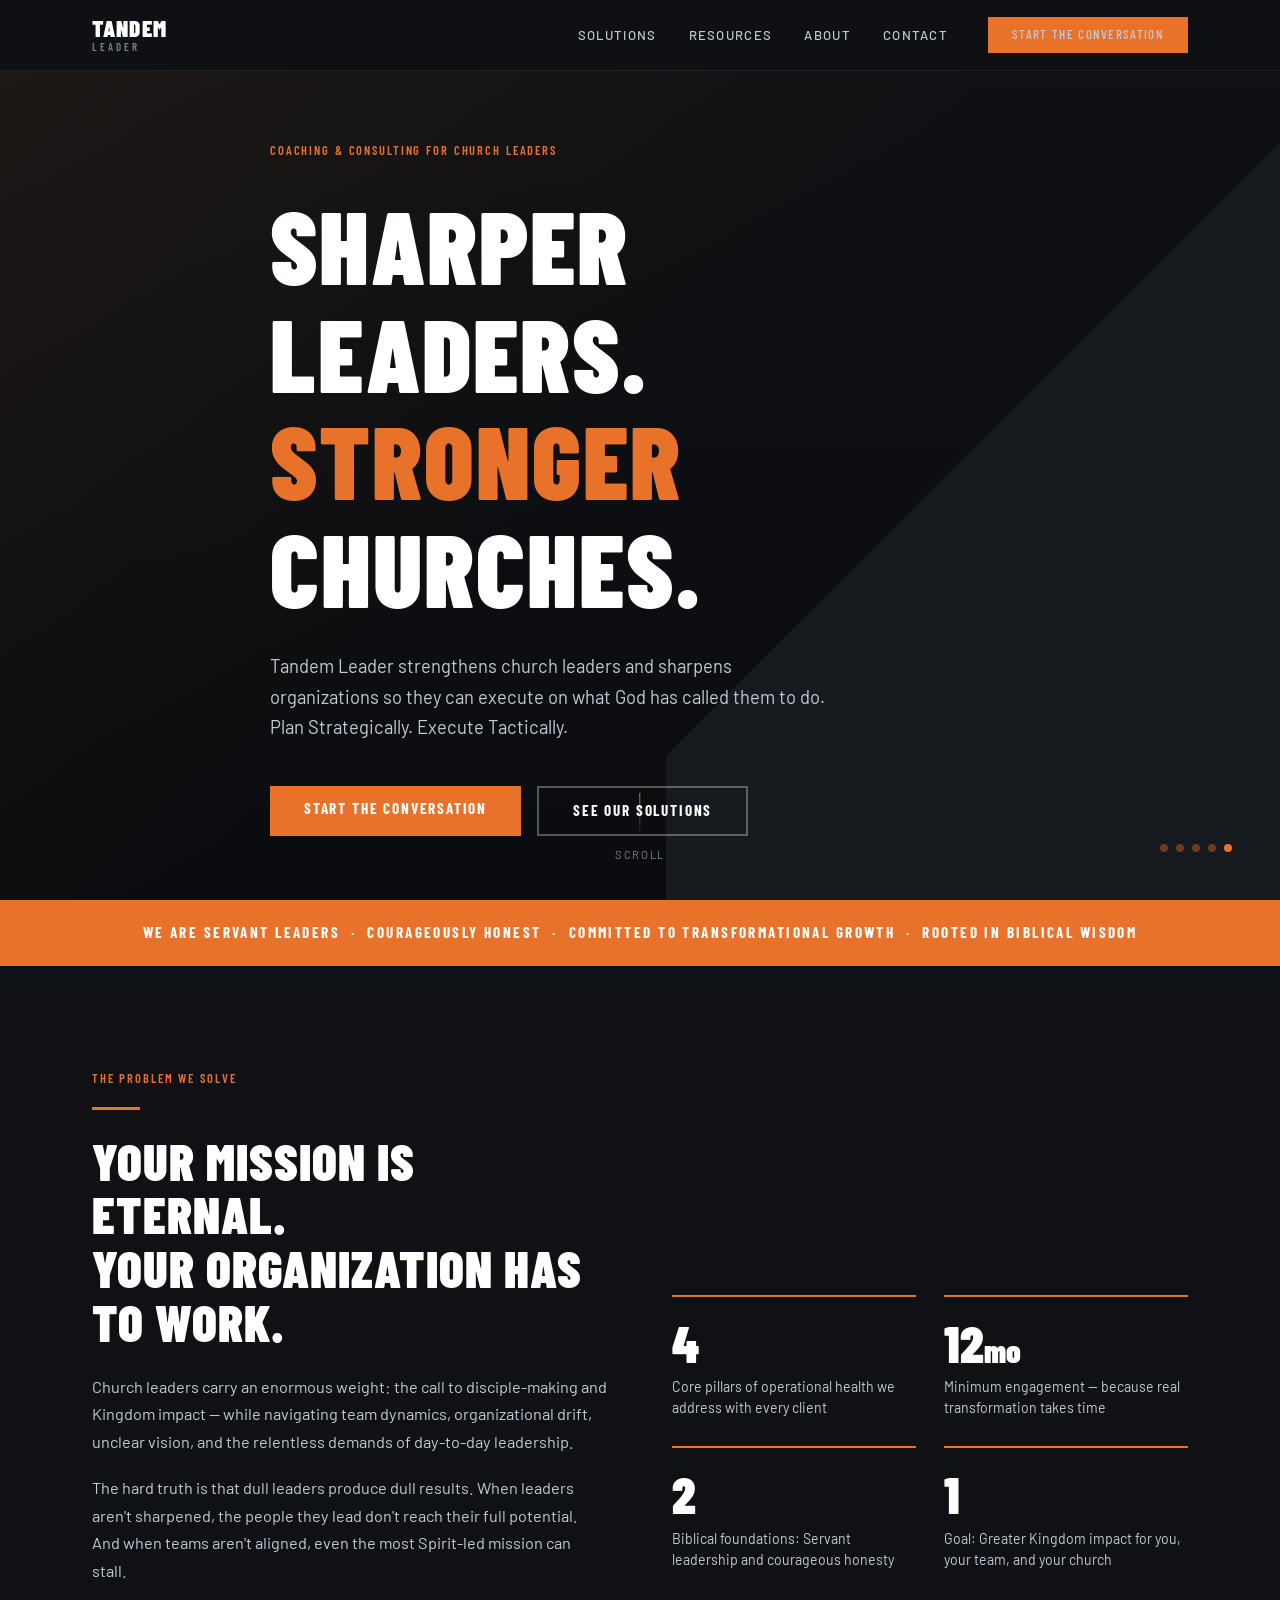
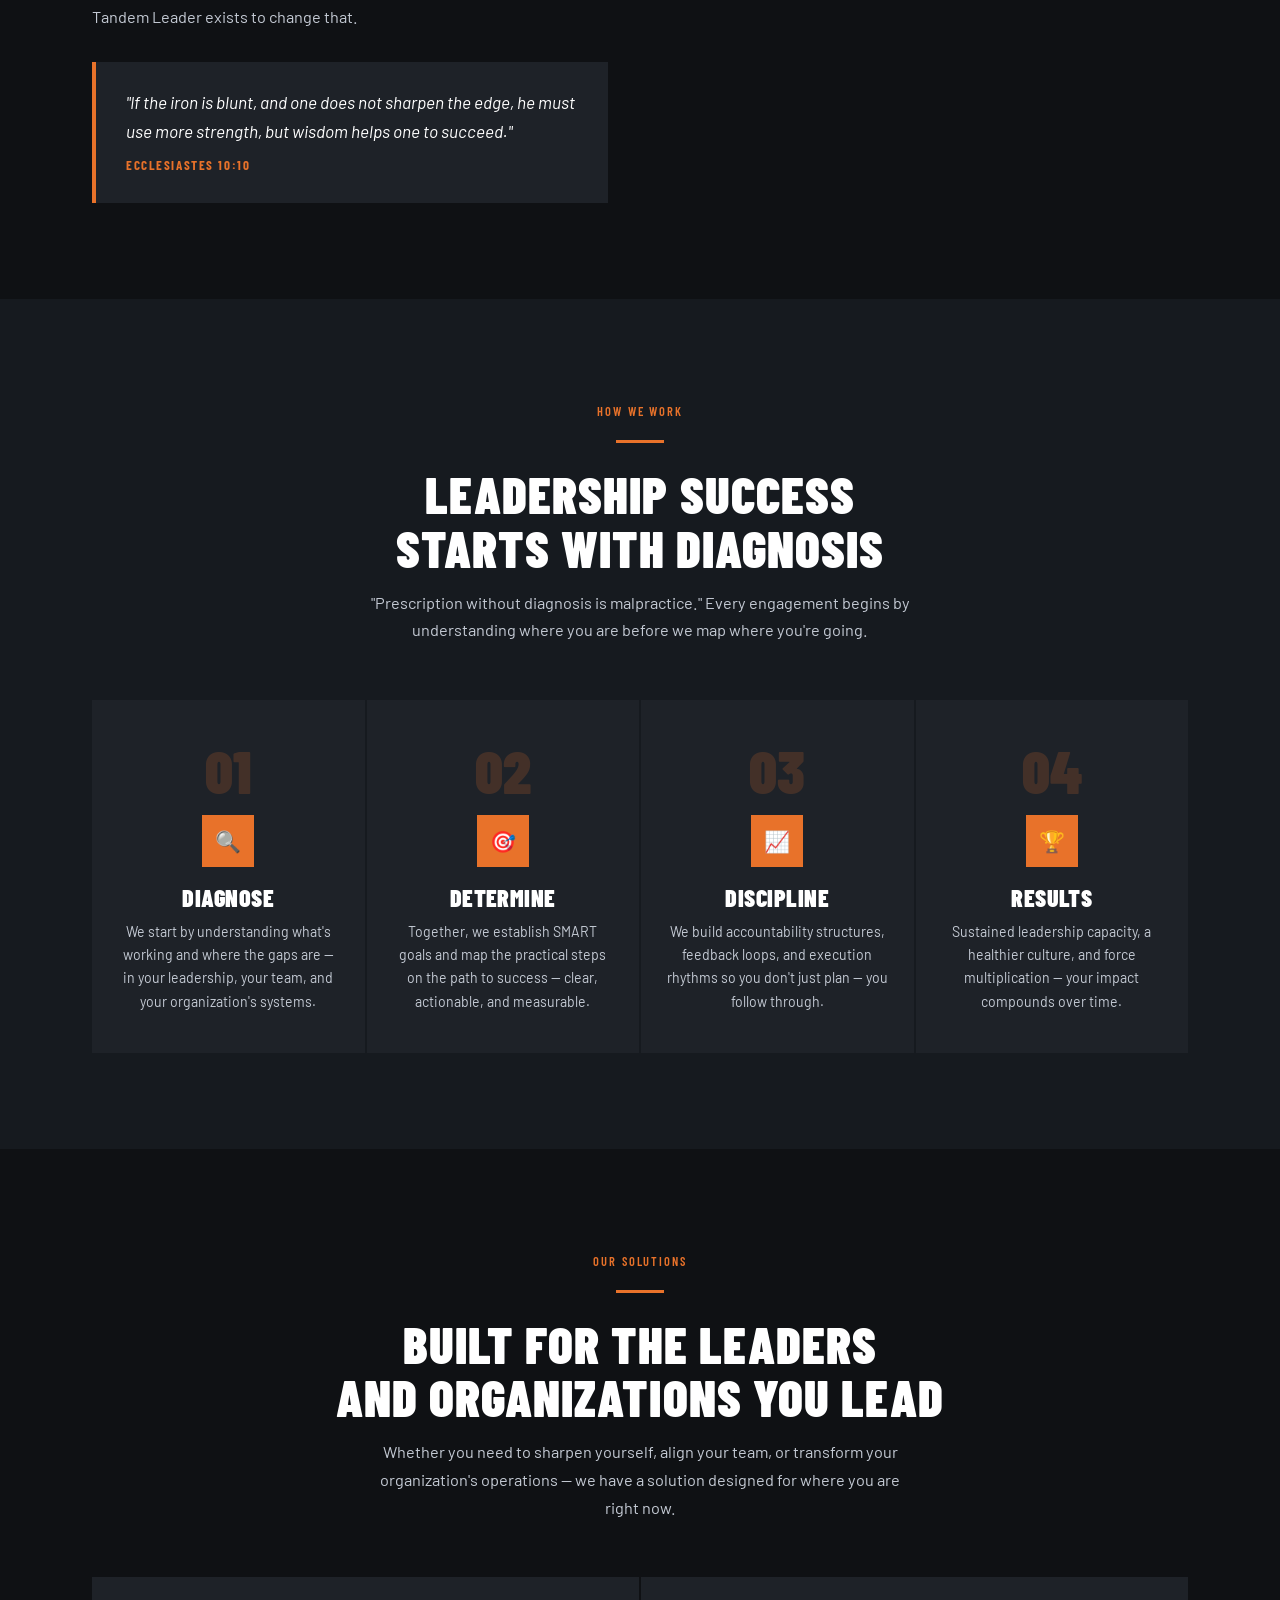
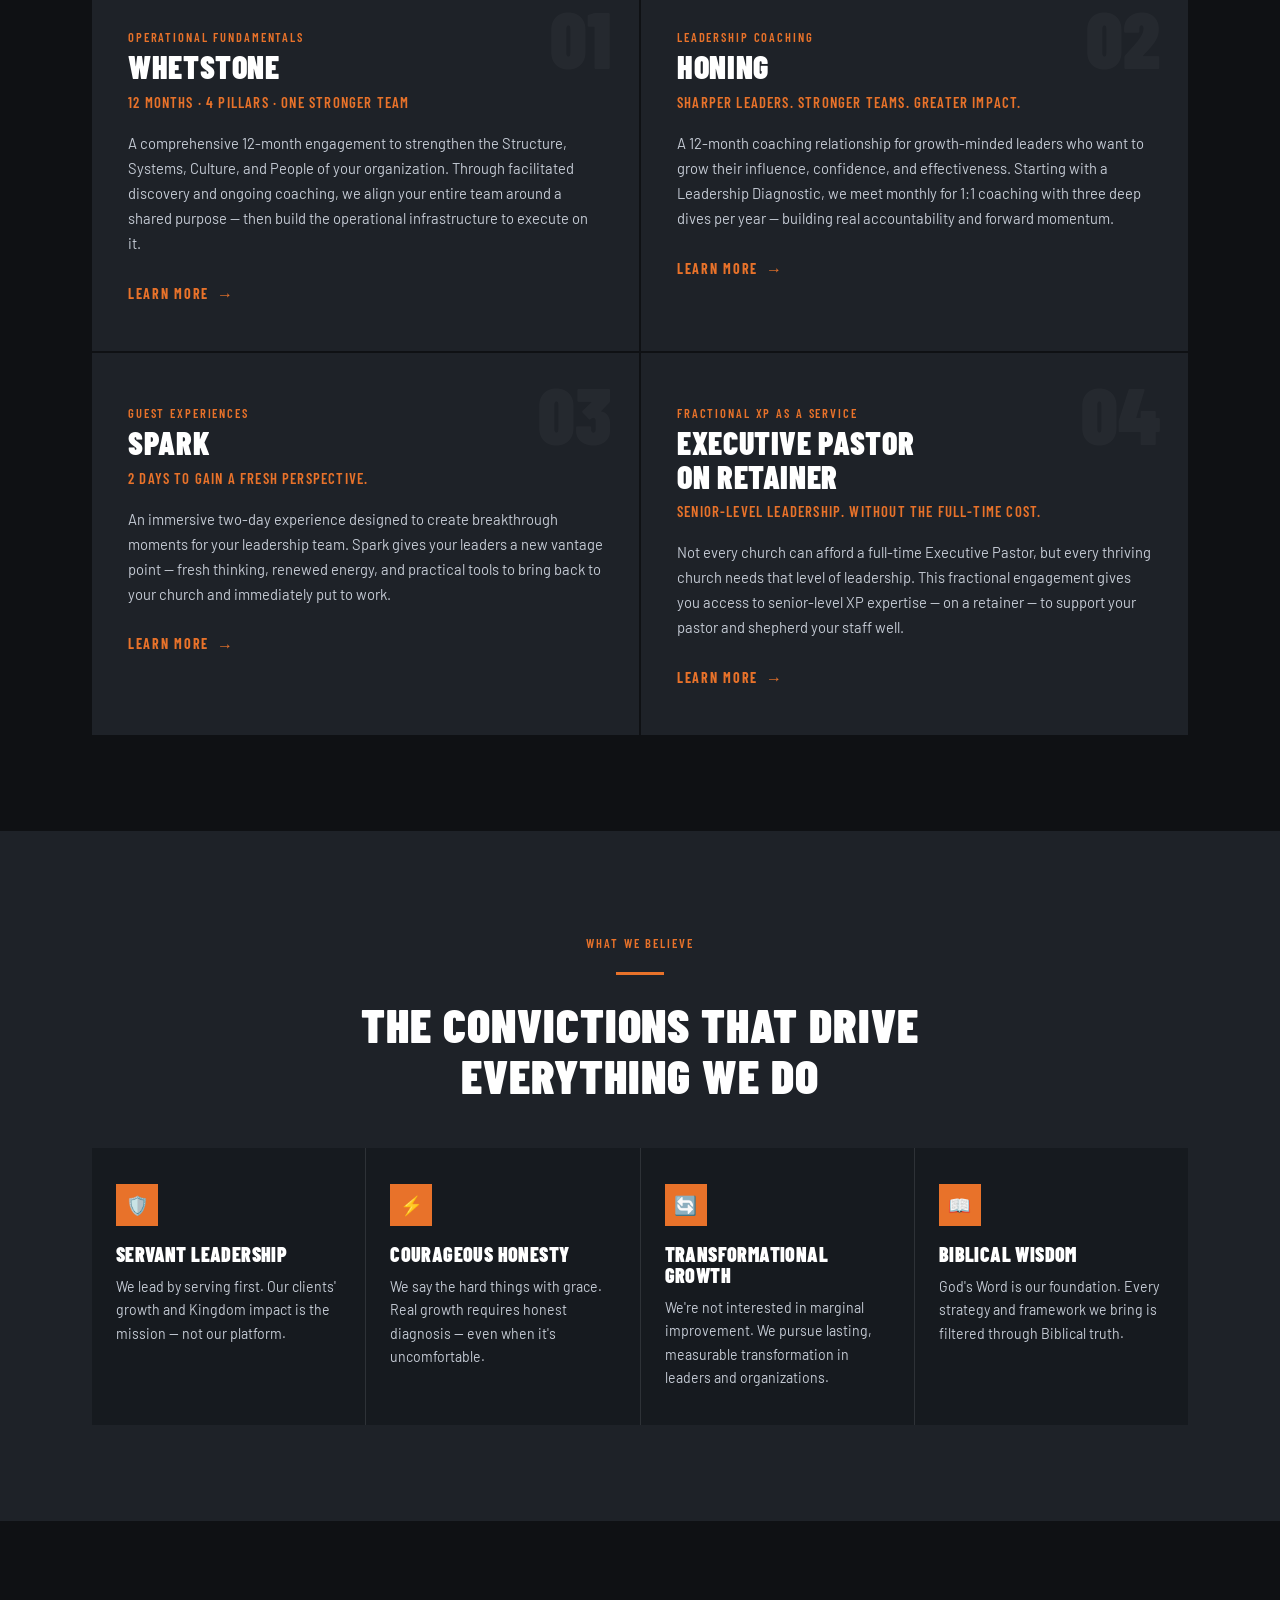
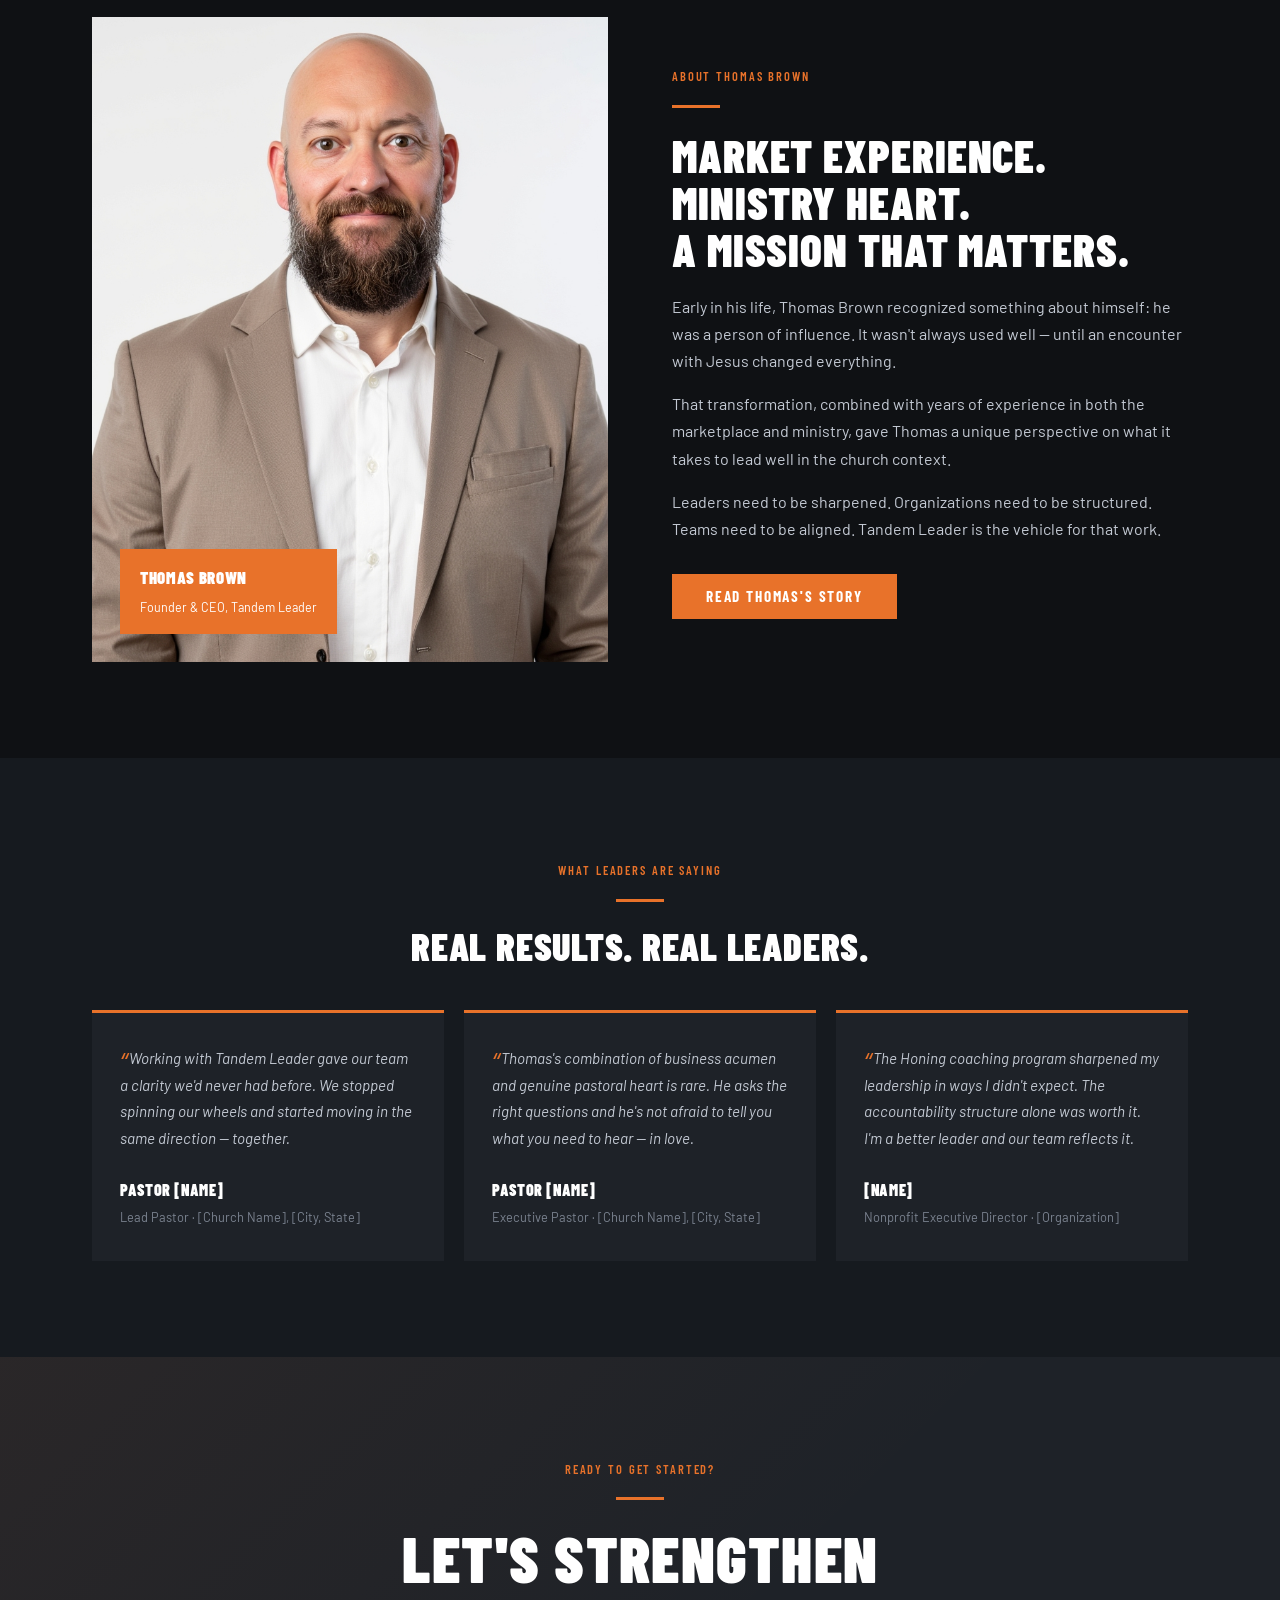
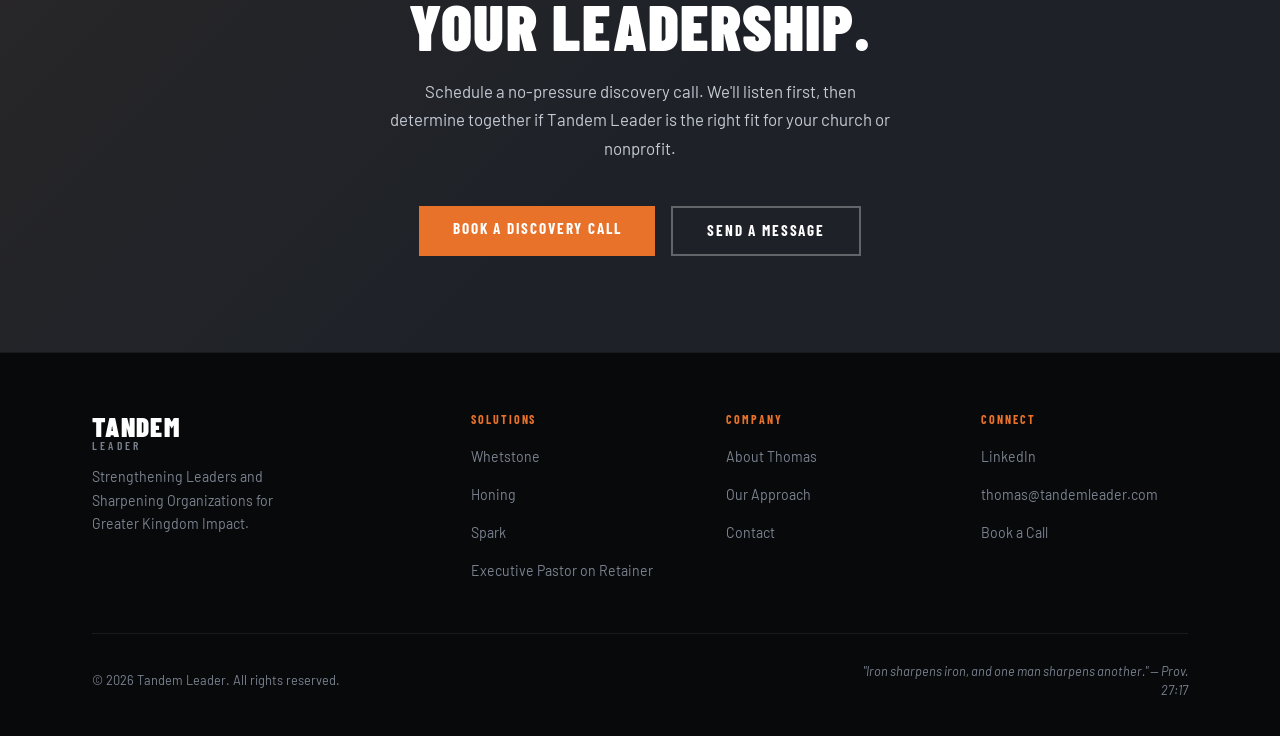
<file: tandem-leader-site/index.html>
<!DOCTYPE html>
<html lang="en">
<head>
  <meta charset="UTF-8" />
  <meta name="viewport" content="width=device-width, initial-scale=1.0" />
  <title>Tandem Leader — Sharper Leaders. Stronger Churches.</title>
  <meta name="description" content="Tandem Leader provides coaching and consulting for church leaders and Christian nonprofits. Plan Strategically. Execute Tactically." />
  <link rel="stylesheet" href="css/styles.css" />
  <style>
    /* ---- Hero ---- */
    .hero {
      min-height: 100vh;
      display: flex;
      align-items: center;
      padding-top: 70px;
      position: relative;
      overflow: hidden;
    }
    .hero__bg {
      position: absolute; inset: 0;
      background:
        linear-gradient(135deg, rgba(232,114,42,0.07) 0%, transparent 50%),
        linear-gradient(to bottom, var(--dark) 0%, #0a0c0f 100%);
    }
    .hero__slash {
      position: absolute;
      top: 0; right: 0;
      width: 48%;
      height: 100%;
      background: linear-gradient(135deg, transparent 49.9%, #161A1F 50%);
      pointer-events: none;
    }
    .hero__dots {
      position: absolute;
      bottom: 48px; right: 48px;
      display: flex; gap: 8px;
    }
    .hero__dots span {
      width: 8px; height: 8px;
      border-radius: 50%;
      background: var(--orange);
      opacity: 0.4;
    }
    .hero__dots span:last-child { opacity: 1; }
    .hero__content { position: relative; z-index: 1; max-width: 740px; }
    .hero__eyebrow { margin-bottom: 28px; }
    .hero__headline { font-size: clamp(3.5rem, 8vw, 6.8rem); margin-bottom: 30px; }
    .hero__headline em { color: var(--orange); font-style: normal; }
    .hero__sub { font-size: 1.15rem; color: var(--lgray); max-width: 560px; margin-bottom: 44px; line-height: 1.65; }
    .hero__actions { display: flex; gap: 16px; flex-wrap: wrap; }
    .hero__scroll {
      position: absolute;
      bottom: 36px; left: 50%;
      transform: translateX(-50%);
      display: flex; flex-direction: column; align-items: center; gap: 8px;
      color: var(--gray); font-size: 0.7rem; letter-spacing: 0.14em; text-transform: uppercase;
    }
    .hero__scroll-line { width: 1px; height: 44px; background: linear-gradient(to bottom, var(--orange), transparent); }

    /* ---- Belief Strip ---- */
    .belief-strip {
      background: var(--orange);
      padding: 20px 0;
      text-align: center;
      font-family: 'Barlow Condensed', sans-serif;
      font-weight: 700;
      font-size: 0.95rem;
      letter-spacing: 0.16em;
      text-transform: uppercase;
      color: var(--white);
    }

    /* ---- Problem Section ---- */
    .serve__text h2 { font-size: clamp(2.2rem, 4vw, 3.5rem); margin-bottom: 24px; }
    .serve__text p { color: var(--lgray); margin-bottom: 18px; font-size: 1.02rem; }
    .serve__callout {
      background: var(--dark-3);
      border-left: 4px solid var(--orange);
      padding: 26px 30px;
      margin-top: 32px;
      font-style: italic;
      font-size: 1.08rem;
      color: var(--white);
      line-height: 1.65;
    }
    .serve__callout cite {
      display: block; margin-top: 10px;
      font-style: normal; font-size: 0.82rem;
      color: var(--orange);
      font-family: 'Barlow Condensed', sans-serif;
      font-weight: 700; letter-spacing: 0.12em; text-transform: uppercase;
    }
    .serve__stats { display: grid; grid-template-columns: 1fr 1fr; gap: 28px; }
    .stat { border-top: 2px solid var(--orange); padding-top: 20px; }
    .stat__number { font-family: 'Barlow Condensed', sans-serif; font-weight: 900; font-size: 3.2rem; line-height: 1; margin-bottom: 8px; }
    .stat__label { font-size: 0.88rem; color: var(--lgray); line-height: 1.5; }

    /* ---- Process ---- */
    .process { text-align: center; }
    .process h2 { font-size: clamp(2.2rem, 4vw, 3.2rem); margin-bottom: 14px; }
    .process__sub { color: var(--lgray); max-width: 540px; margin: 0 auto 56px; font-size: 1.02rem; }
    .process__steps { display: grid; grid-template-columns: repeat(4, 1fr); gap: 2px; }
    .process__step {
      background: var(--dark-3);
      padding: 40px 24px;
      position: relative;
      transition: background 0.2s;
    }
    .process__step:hover { background: var(--dark-4); }
    .process__step-num {
      font-family: 'Barlow Condensed', sans-serif; font-weight: 900;
      font-size: 3.8rem; color: var(--orange); opacity: 0.18; line-height: 1; margin-bottom: 14px;
    }
    .process__step-icon {
      width: 52px; height: 52px; background: var(--orange);
      display: flex; align-items: center; justify-content: center;
      margin: 0 auto 18px; font-size: 1.3rem;
    }
    .process__step h3 { font-size: 1.5rem; margin-bottom: 10px; }
    .process__step p { font-size: 0.88rem; color: var(--lgray); line-height: 1.65; }

    /* ---- Solutions ---- */
    .solutions__header { text-align: center; margin-bottom: 56px; }
    .solutions__header h2 { font-size: clamp(2.2rem, 4vw, 3.2rem); margin-bottom: 14px; }
    .solutions__header p { color: var(--lgray); max-width: 540px; margin: 0 auto; font-size: 1.02rem; }
    .solutions__grid { display: grid; grid-template-columns: 1fr 1fr; gap: 2px; }
    .solution-card {
      background: var(--dark-3);
      padding: 44px 36px;
      position: relative;
      overflow: hidden;
      transition: background 0.2s;
    }
    .solution-card:hover { background: var(--dark-4); }
    .solution-card::after {
      content: '';
      position: absolute; bottom: 0; left: 0; right: 0;
      height: 3px; background: var(--orange);
      transform: scaleX(0); transform-origin: left; transition: transform 0.3s;
    }
    .solution-card:hover::after { transform: scaleX(1); }
    .solution-card__bg-num {
      position: absolute; top: 20px; right: 28px;
      font-family: 'Barlow Condensed', sans-serif; font-weight: 900;
      font-size: 5rem; color: var(--white); opacity: 0.03; line-height: 1;
    }
    .solution-card h3 { font-size: 2rem; margin-bottom: 6px; }
    .solution-card__tag {
      color: var(--orange);
      font-family: 'Barlow Condensed', sans-serif; font-weight: 600;
      font-size: 0.92rem; text-transform: uppercase; letter-spacing: 0.08em;
      margin-bottom: 16px;
    }
    .solution-card p { color: var(--lgray); font-size: 0.92rem; line-height: 1.7; margin-bottom: 24px; }
    .solution-card__link {
      font-family: 'Barlow Condensed', sans-serif; font-weight: 700;
      font-size: 0.88rem; text-transform: uppercase; letter-spacing: 0.12em;
      color: var(--orange); display: flex; align-items: center; gap: 8px;
    }
    .solution-card__link::after { content: '→'; font-size: 1rem; }

    /* ---- Values ---- */
    .values { text-align: center; }
    .values h2 { font-size: clamp(2rem, 4vw, 3rem); margin-bottom: 48px; }
    .values__grid { display: grid; grid-template-columns: repeat(4, 1fr); gap: 1px; background: var(--border); }
    .value-item { background: var(--dark-2); padding: 36px 24px; text-align: left; }
    .value-item__icon {
      width: 42px; height: 42px; background: var(--orange);
      margin-bottom: 18px; display: flex; align-items: center; justify-content: center; font-size: 1.15rem;
    }
    .value-item h3 { font-size: 1.25rem; margin-bottom: 10px; }
    .value-item p { font-size: 0.88rem; color: var(--lgray); line-height: 1.65; }

    /* ---- About Teaser ---- */
    .about-teaser__img {
      background: var(--dark-3);
      aspect-ratio: 4/5;
      position: relative;
      overflow: hidden;
      display: flex; align-items: flex-end; padding: 28px;
    }
    .about-teaser__placeholder {
      position: absolute; inset: 0;
      background: linear-gradient(135deg, #1a2030 0%, #0d1017 100%);
      display: flex; align-items: center; justify-content: center;
      font-size: 6rem; opacity: 0.08;
    }
    .about-teaser__badge {
      position: relative; z-index: 1;
      background: var(--orange); padding: 14px 20px;
    }
    .about-teaser__badge strong {
      display: block;
      font-family: 'Barlow Condensed', sans-serif; font-weight: 900;
      font-size: 1.05rem; text-transform: uppercase; letter-spacing: 0.04em;
    }
    .about-teaser__badge span { font-size: 0.78rem; }
    .about-teaser__content h2 { font-size: clamp(2.2rem, 3.5vw, 3.2rem); margin-bottom: 20px; }
    .about-teaser__content p { color: var(--lgray); margin-bottom: 16px; font-size: 1rem; }

    /* ---- Testimonials ---- */
    .testimonials { text-align: center; }
    .testimonials h2 { font-size: clamp(2rem, 3vw, 2.8rem); margin-bottom: 44px; }
    .testimonials__grid { display: grid; grid-template-columns: repeat(3, 1fr); gap: 20px; }
    .tcard { background: var(--dark-3); padding: 32px 28px; text-align: left; border-top: 3px solid var(--orange); }
    .tcard__q {
      font-size: 0.95rem; color: var(--lgray); line-height: 1.75;
      margin-bottom: 24px; font-style: italic;
    }
    .tcard__q::before { content: '\201C'; font-size: 1.8rem; color: var(--orange); line-height: 0; vertical-align: -0.35em; margin-right: 2px; }
    .tcard__name { font-family: 'Barlow Condensed', sans-serif; font-weight: 900; font-size: 1rem; text-transform: uppercase; letter-spacing: 0.04em; margin-bottom: 4px; }
    .tcard__role { font-size: 0.8rem; color: var(--gray); }

    /* Responsive */
    @media (max-width: 900px) {
      .solutions__grid { grid-template-columns: 1fr; }
      .process__steps { grid-template-columns: 1fr 1fr; }
      .values__grid { grid-template-columns: 1fr 1fr; }
      .testimonials__grid { grid-template-columns: 1fr; }
      .serve__stats { grid-template-columns: 1fr 1fr; }
    }
    @media (max-width: 560px) {
      .process__steps { grid-template-columns: 1fr; }
      .values__grid { grid-template-columns: 1fr; }
      .hero__actions { flex-direction: column; align-items: flex-start; }
      .serve__stats { grid-template-columns: 1fr 1fr; }
    }
  </style>
</head>
<body>

  <!-- NAV -->
  <nav class="nav">
    <div class="container">
      <div class="nav__inner">
        <a href="index.html" class="nav__logo">Tandem<span>Leader</span></a>
        <div class="nav__links">
          <a href="solutions.html">Solutions</a>
          <a href="resources.html">Resources</a>
          <a href="about.html">About</a>
          <a href="contact.html">Contact</a>
          <a href="contact.html" class="btn btn--primary btn--sm nav__cta">Start the Conversation</a>
        </div>
        <div class="nav__toggle" onclick="this.classList.toggle('open')">
          <span></span><span></span><span></span>
        </div>
      </div>
    </div>
  </nav>

  <!-- HERO -->
  <section class="hero">
    <div class="hero__bg"></div>
    <div class="hero__slash"></div>
    <div class="hero__dots">
      <span></span><span></span><span></span><span></span><span></span>
    </div>
    <div class="container">
      <div class="hero__content">
        <div class="hero__eyebrow">
          <span class="label">Coaching &amp; Consulting for Church Leaders</span>
        </div>
        <h1 class="hero__headline">
          Sharper Leaders.<br /><em>Stronger</em><br />Churches.
        </h1>
        <p class="hero__sub">
          Tandem Leader strengthens church leaders and sharpens organizations so they can execute on what God has called them to do. Plan Strategically. Execute Tactically.
        </p>
        <div class="hero__actions">
          <a href="contact.html" class="btn btn--primary">Start the Conversation</a>
          <a href="solutions.html" class="btn btn--outline">See Our Solutions</a>
        </div>
      </div>
    </div>
    <div class="hero__scroll">
      <div class="hero__scroll-line"></div>
      Scroll
    </div>
  </section>

  <!-- BELIEF STRIP -->
  <div class="belief-strip">
    We Are Servant Leaders &nbsp;·&nbsp; Courageously Honest &nbsp;·&nbsp; Committed to Transformational Growth &nbsp;·&nbsp; Rooted in Biblical Wisdom
  </div>

  <!-- PROBLEM / WHO WE SERVE -->
  <section class="section">
    <div class="container">
      <div class="grid-2">
        <div class="serve__text">
          <span class="label">The Problem We Solve</span>
          <div class="orange-rule" style="margin-top:16px;"></div>
          <h2>Your Mission Is Eternal.<br />Your Organization Has to Work.</h2>
          <p>Church leaders carry an enormous weight: the call to disciple-making and Kingdom impact — while navigating team dynamics, organizational drift, unclear vision, and the relentless demands of day-to-day leadership.</p>
          <p>The hard truth is that dull leaders produce dull results. When leaders aren't sharpened, the people they lead don't reach their full potential. And when teams aren't aligned, even the most Spirit-led mission can stall.</p>
          <p>Tandem Leader exists to change that.</p>
          <div class="serve__callout">
            "If the iron is blunt, and one does not sharpen the edge, he must use more strength, but wisdom helps one to succeed."
            <cite>Ecclesiastes 10:10</cite>
          </div>
        </div>
        <div class="serve__stats">
          <div class="stat">
            <div class="stat__number">4</div>
            <div class="stat__label">Core pillars of operational health we address with every client</div>
          </div>
          <div class="stat">
            <div class="stat__number">12<span style="font-size:2rem">mo</span></div>
            <div class="stat__label">Minimum engagement — because real transformation takes time</div>
          </div>
          <div class="stat">
            <div class="stat__number">2</div>
            <div class="stat__label">Biblical foundations: Servant leadership and courageous honesty</div>
          </div>
          <div class="stat">
            <div class="stat__number">1</div>
            <div class="stat__label">Goal: Greater Kingdom impact for you, your team, and your church</div>
          </div>
        </div>
      </div>
    </div>
  </section>

  <!-- PROCESS -->
  <section class="section section--dark-2">
    <div class="container">
      <div class="process">
        <span class="label">How We Work</span>
        <div class="orange-rule orange-rule--center" style="margin-top:16px;"></div>
        <h2>Leadership Success<br />Starts with Diagnosis</h2>
        <p class="process__sub">"Prescription without diagnosis is malpractice." Every engagement begins by understanding where you are before we map where you're going.</p>
        <div class="process__steps">
          <div class="process__step">
            <div class="process__step-num">01</div>
            <div class="process__step-icon">🔍</div>
            <h3>Diagnose</h3>
            <p>We start by understanding what's working and where the gaps are — in your leadership, your team, and your organization's systems.</p>
          </div>
          <div class="process__step">
            <div class="process__step-num">02</div>
            <div class="process__step-icon">🎯</div>
            <h3>Determine</h3>
            <p>Together, we establish SMART goals and map the practical steps on the path to success — clear, actionable, and measurable.</p>
          </div>
          <div class="process__step">
            <div class="process__step-num">03</div>
            <div class="process__step-icon">📈</div>
            <h3>Discipline</h3>
            <p>We build accountability structures, feedback loops, and execution rhythms so you don't just plan — you follow through.</p>
          </div>
          <div class="process__step">
            <div class="process__step-num">04</div>
            <div class="process__step-icon">🏆</div>
            <h3>Results</h3>
            <p>Sustained leadership capacity, a healthier culture, and force multiplication — your impact compounds over time.</p>
          </div>
        </div>
      </div>
    </div>
  </section>

  <!-- SOLUTIONS OVERVIEW -->
  <section class="section">
    <div class="container">
      <div class="solutions__header">
        <span class="label">Our Solutions</span>
        <div class="orange-rule orange-rule--center" style="margin-top:16px;"></div>
        <h2>Built for the Leaders<br />and Organizations You Lead</h2>
        <p>Whether you need to sharpen yourself, align your team, or transform your organization's operations — we have a solution designed for where you are right now.</p>
      </div>
      <div class="solutions__grid">
        <div class="solution-card">
          <div class="solution-card__bg-num">01</div>
          <span class="label">Operational Fundamentals</span>
          <h3>Whetstone</h3>
          <div class="solution-card__tag">12 Months · 4 Pillars · One Stronger Team</div>
          <p>A comprehensive 12-month engagement to strengthen the Structure, Systems, Culture, and People of your organization. Through facilitated discovery and ongoing coaching, we align your entire team around a shared purpose — then build the operational infrastructure to execute on it.</p>
          <a href="solutions.html#whetstone" class="solution-card__link">Learn More</a>
        </div>
        <div class="solution-card">
          <div class="solution-card__bg-num">02</div>
          <span class="label">Leadership Coaching</span>
          <h3>Honing</h3>
          <div class="solution-card__tag">Sharper Leaders. Stronger Teams. Greater Impact.</div>
          <p>A 12-month coaching relationship for growth-minded leaders who want to grow their influence, confidence, and effectiveness. Starting with a Leadership Diagnostic, we meet monthly for 1:1 coaching with three deep dives per year — building real accountability and forward momentum.</p>
          <a href="solutions.html#honing" class="solution-card__link">Learn More</a>
        </div>
        <div class="solution-card">
          <div class="solution-card__bg-num">03</div>
          <span class="label">Guest Experiences</span>
          <h3>Spark</h3>
          <div class="solution-card__tag">2 Days to Gain a Fresh Perspective.</div>
          <p>An immersive two-day experience designed to create breakthrough moments for your leadership team. Spark gives your leaders a new vantage point — fresh thinking, renewed energy, and practical tools to bring back to your church and immediately put to work.</p>
          <a href="solutions.html#spark" class="solution-card__link">Learn More</a>
        </div>
        <div class="solution-card">
          <div class="solution-card__bg-num">04</div>
          <span class="label">Fractional XP as a Service</span>
          <h3>Executive Pastor<br />on Retainer</h3>
          <div class="solution-card__tag">Senior-Level Leadership. Without the Full-Time Cost.</div>
          <p>Not every church can afford a full-time Executive Pastor, but every thriving church needs that level of leadership. This fractional engagement gives you access to senior-level XP expertise — on a retainer — to support your pastor and shepherd your staff well.</p>
          <a href="solutions.html#xp-retainer" class="solution-card__link">Learn More</a>
        </div>
      </div>
    </div>
  </section>

  <!-- VALUES -->
  <section class="section section--dark-3">
    <div class="container">
      <div class="values">
        <span class="label">What We Believe</span>
        <div class="orange-rule orange-rule--center" style="margin-top:16px;"></div>
        <h2>The Convictions That Drive<br />Everything We Do</h2>
        <div class="values__grid">
          <div class="value-item">
            <div class="value-item__icon">🛡️</div>
            <h3>Servant Leadership</h3>
            <p>We lead by serving first. Our clients' growth and Kingdom impact is the mission — not our platform.</p>
          </div>
          <div class="value-item">
            <div class="value-item__icon">⚡</div>
            <h3>Courageous Honesty</h3>
            <p>We say the hard things with grace. Real growth requires honest diagnosis — even when it's uncomfortable.</p>
          </div>
          <div class="value-item">
            <div class="value-item__icon">🔄</div>
            <h3>Transformational Growth</h3>
            <p>We're not interested in marginal improvement. We pursue lasting, measurable transformation in leaders and organizations.</p>
          </div>
          <div class="value-item">
            <div class="value-item__icon">📖</div>
            <h3>Biblical Wisdom</h3>
            <p>God's Word is our foundation. Every strategy and framework we bring is filtered through Biblical truth.</p>
          </div>
        </div>
      </div>
    </div>
  </section>

  <!-- ABOUT TEASER -->
  <section class="section">
    <div class="container">
      <div class="grid-2">
        <div class="about-teaser__img">
          <img src="images/Thomas Brown-0094.jpeg" alt="Thomas Brown, Founder & CEO of Tandem Leader" style="position:absolute;inset:0;width:100%;height:100%;object-fit:cover;object-position:center top;" />
          <div class="about-teaser__badge">
            <strong>Thomas Brown</strong>
            <span>Founder &amp; CEO, Tandem Leader</span>
          </div>
        </div>
        <div class="about-teaser__content">
          <span class="label">About Thomas Brown</span>
          <div class="orange-rule" style="margin-top:16px;"></div>
          <h2>Market Experience.<br />Ministry Heart.<br />A Mission That Matters.</h2>
          <p>Early in his life, Thomas Brown recognized something about himself: he was a person of influence. It wasn't always used well — until an encounter with Jesus changed everything.</p>
          <p>That transformation, combined with years of experience in both the marketplace and ministry, gave Thomas a unique perspective on what it takes to lead well in the church context.</p>
          <p>Leaders need to be sharpened. Organizations need to be structured. Teams need to be aligned. Tandem Leader is the vehicle for that work.</p>
          <a href="about.html" class="btn btn--primary" style="margin-top:16px;">Read Thomas's Story</a>
        </div>
      </div>
    </div>
  </section>

  <!-- TESTIMONIALS -->
  <section class="section section--dark-2">
    <div class="container">
      <div class="testimonials">
        <span class="label">What Leaders Are Saying</span>
        <div class="orange-rule orange-rule--center" style="margin-top:16px;"></div>
        <h2>Real Results. Real Leaders.</h2>
        <div class="testimonials__grid">
          <div class="tcard">
            <p class="tcard__q">Working with Tandem Leader gave our team a clarity we'd never had before. We stopped spinning our wheels and started moving in the same direction — together.</p>
            <div class="tcard__name">Pastor [Name]</div>
            <div class="tcard__role">Lead Pastor · [Church Name], [City, State]</div>
          </div>
          <div class="tcard">
            <p class="tcard__q">Thomas's combination of business acumen and genuine pastoral heart is rare. He asks the right questions and he's not afraid to tell you what you need to hear — in love.</p>
            <div class="tcard__name">Pastor [Name]</div>
            <div class="tcard__role">Executive Pastor · [Church Name], [City, State]</div>
          </div>
          <div class="tcard">
            <p class="tcard__q">The Honing coaching program sharpened my leadership in ways I didn't expect. The accountability structure alone was worth it. I'm a better leader and our team reflects it.</p>
            <div class="tcard__name">[Name]</div>
            <div class="tcard__role">Nonprofit Executive Director · [Organization]</div>
          </div>
        </div>
      </div>
    </div>
  </section>

  <!-- CTA BANNER -->
  <section class="cta-banner">
    <div class="container">
      <div class="cta-banner__inner">
        <span class="label">Ready to Get Started?</span>
        <div class="orange-rule orange-rule--center" style="margin-top:16px;"></div>
        <h2>Let's Strengthen<br />Your Leadership.</h2>
        <p>Schedule a no-pressure discovery call. We'll listen first, then determine together if Tandem Leader is the right fit for your church or nonprofit.</p>
        <div class="cta-banner__btns">
          <a href="contact.html" class="btn btn--primary">Book a Discovery Call</a>
          <a href="contact.html" class="btn btn--outline">Send a Message</a>
        </div>
      </div>
    </div>
  </section>

  <!-- FOOTER -->
  <footer class="footer">
    <div class="container">
      <div class="footer__top">
        <div>
          <div class="footer__logo">Tandem<span>Leader</span></div>
          <p class="footer__tagline">Strengthening Leaders and Sharpening Organizations for Greater Kingdom Impact.</p>
        </div>
        <div class="footer__col">
          <h4>Solutions</h4>
          <ul>
            <li><a href="solutions.html#whetstone">Whetstone</a></li>
            <li><a href="solutions.html#honing">Honing</a></li>
            <li><a href="solutions.html#spark">Spark</a></li>
            <li><a href="solutions.html#xp-retainer">Executive Pastor on Retainer</a></li>
          </ul>
        </div>
        <div class="footer__col">
          <h4>Company</h4>
          <ul>
            <li><a href="about.html">About Thomas</a></li>
            <li><a href="index.html#process">Our Approach</a></li>
            <li><a href="contact.html">Contact</a></li>
          </ul>
        </div>
        <div class="footer__col">
          <h4>Connect</h4>
          <ul>
            <li><a href="https://www.linkedin.com" target="_blank">LinkedIn</a></li>
            <li><a href="mailto:thomas@tandemleader.com">thomas@tandemleader.com</a></li>
            <li><a href="contact.html">Book a Call</a></li>
          </ul>
        </div>
      </div>
      <div class="footer__bottom">
        <span>© 2026 Tandem Leader. All rights reserved.</span>
        <p class="footer__scripture">"Iron sharpens iron, and one man sharpens another." — Prov. 27:17</p>
      </div>
    </div>
  </footer>

</body>
</html>
</file>
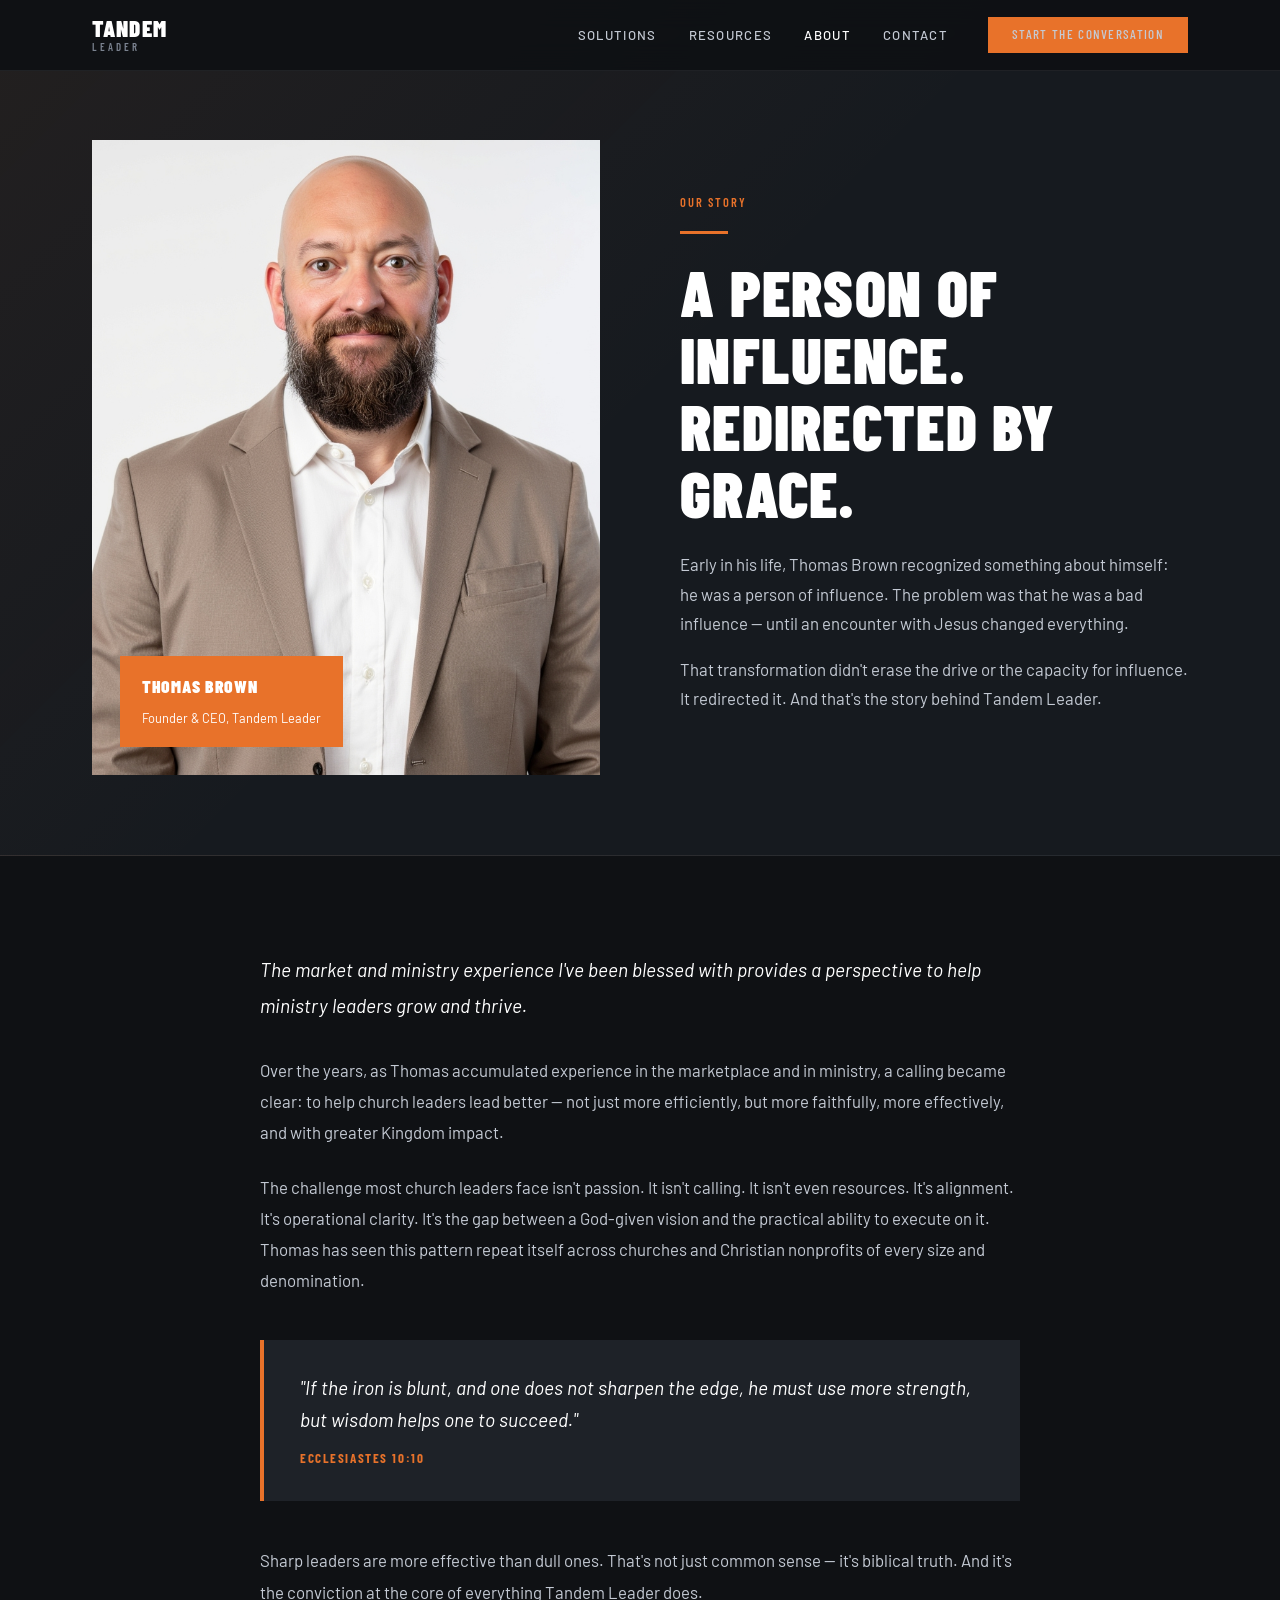
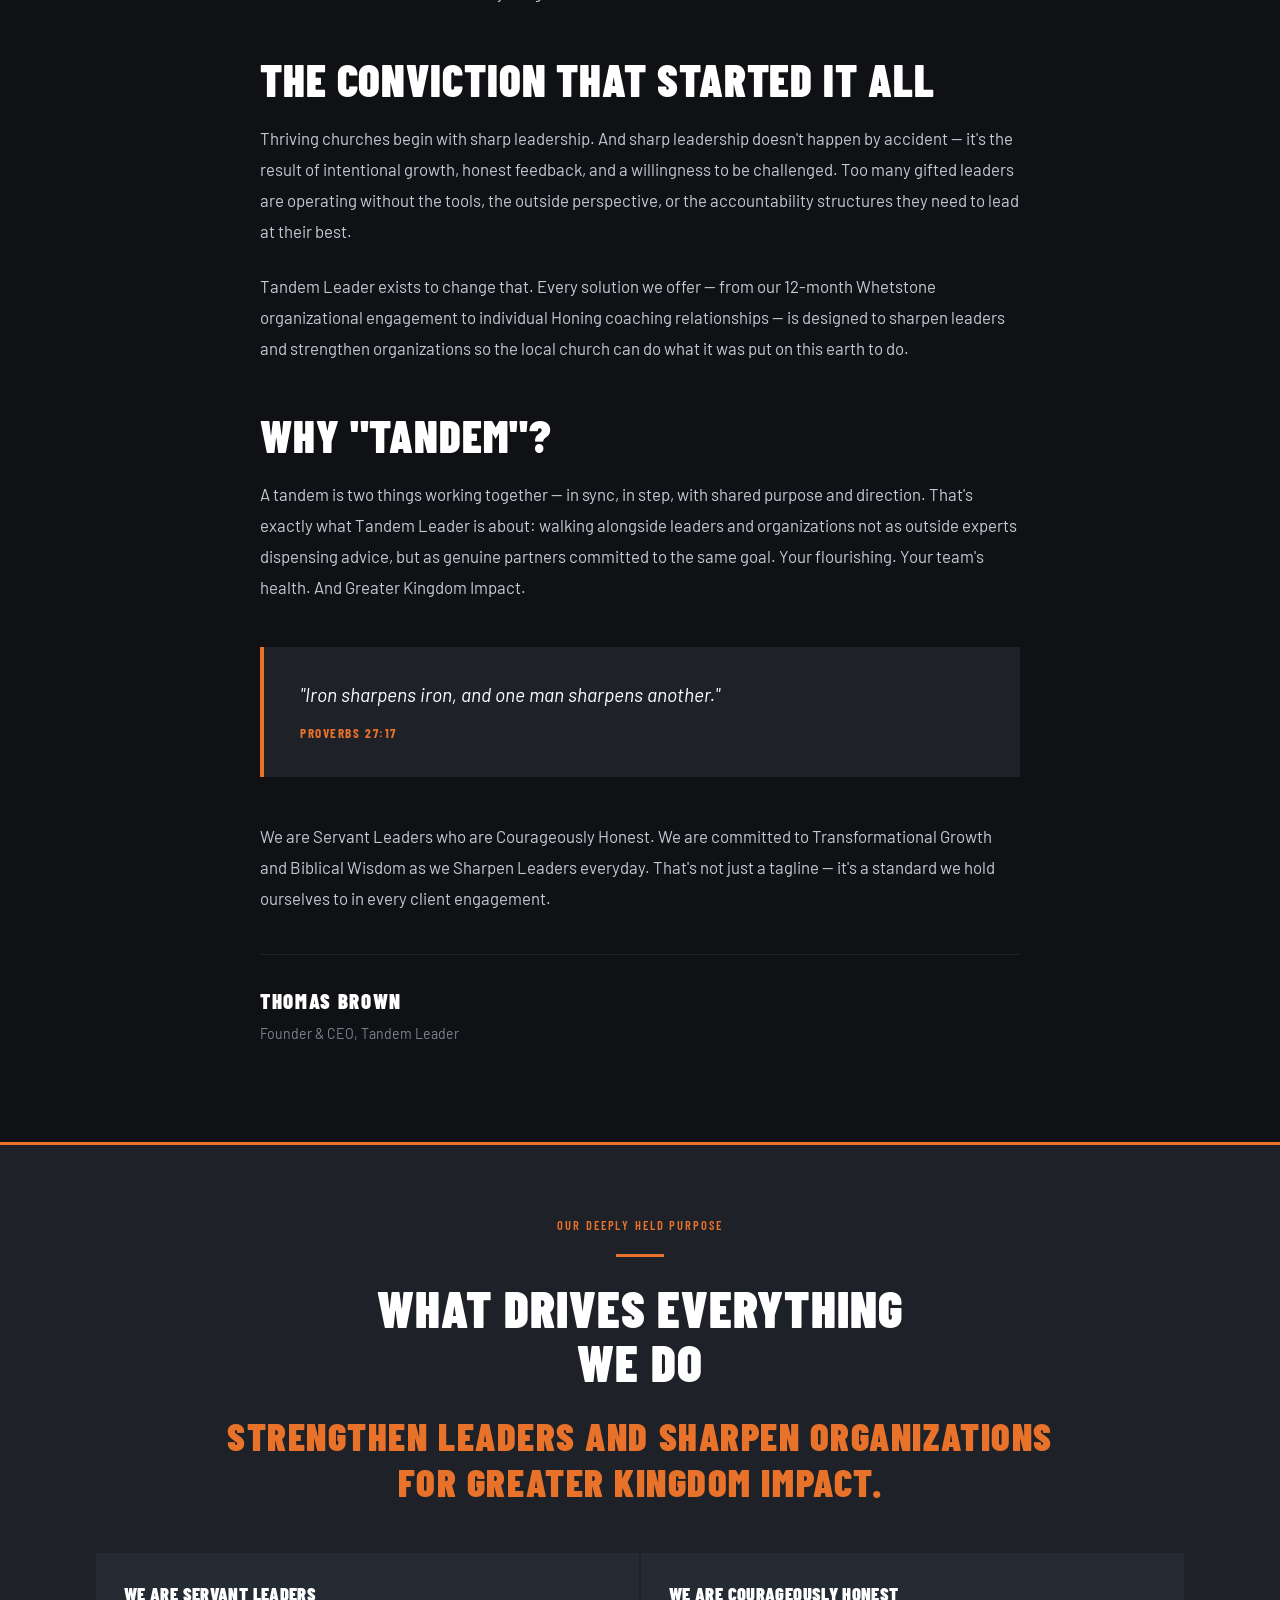
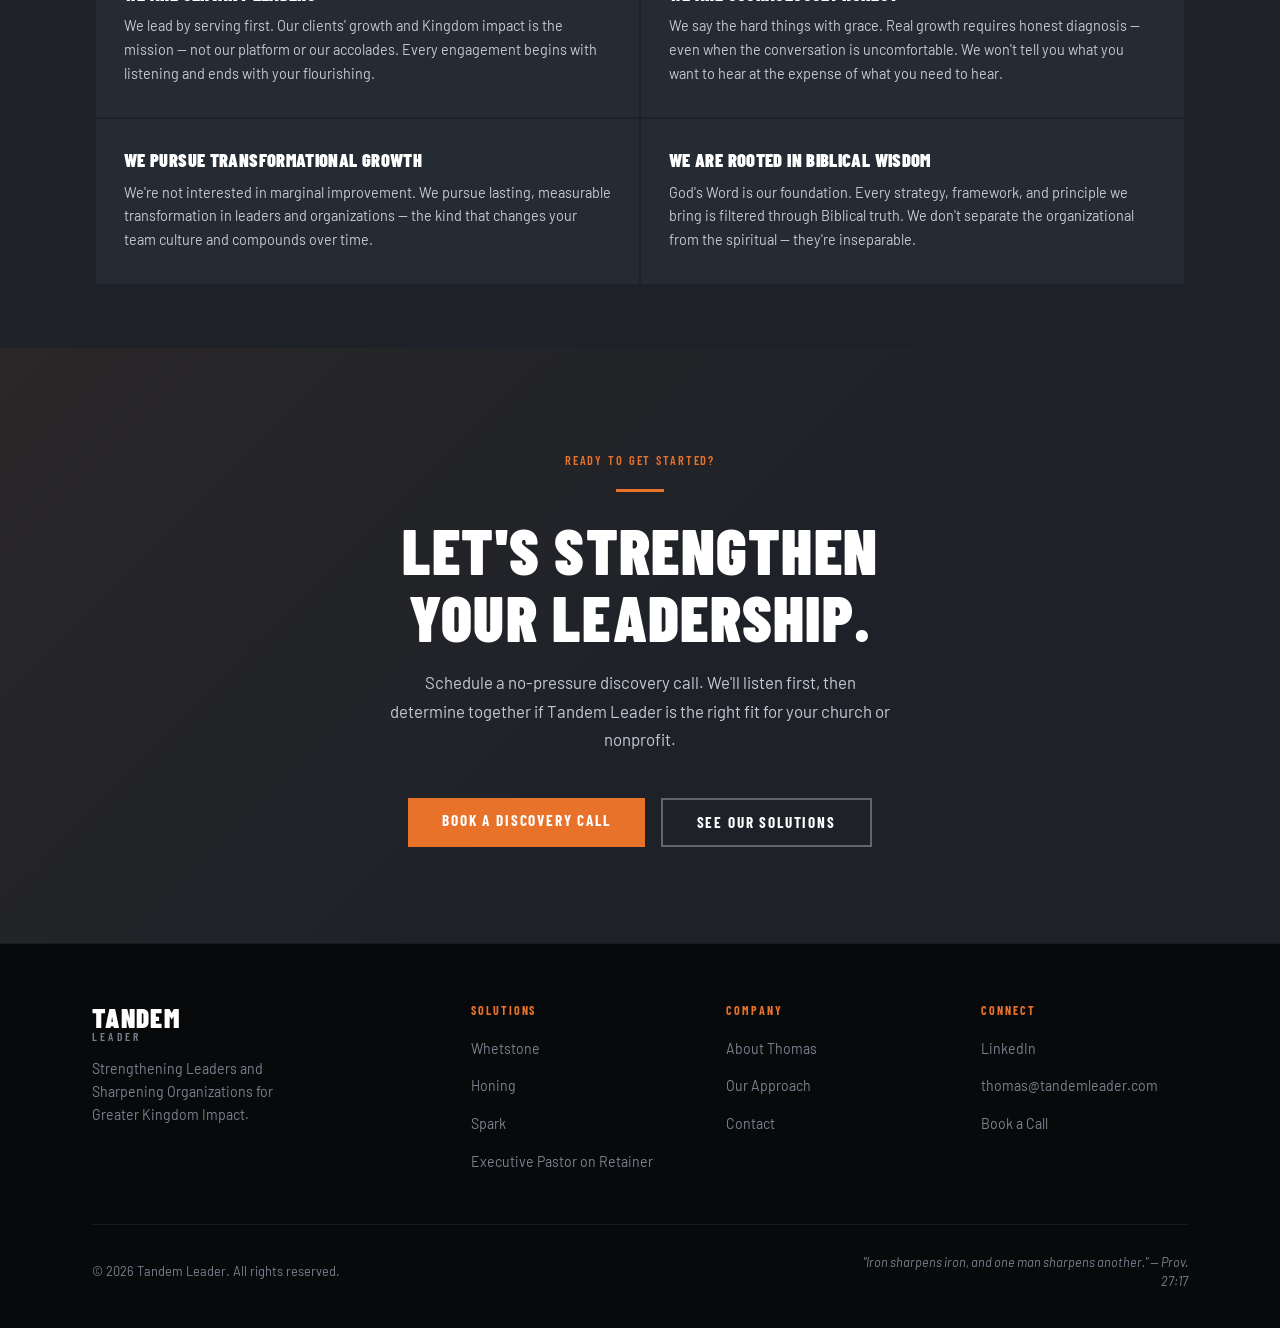
<file: tandem-leader-site/about.html>
<!DOCTYPE html>
<html lang="en">
<head>
  <meta charset="UTF-8" />
  <meta name="viewport" content="width=device-width, initial-scale=1.0" />
  <title>About — Tandem Leader</title>
  <meta name="description" content="Thomas Brown is the Founder & CEO of Tandem Leader — a coaching and consulting firm for church leaders and Christian nonprofits." />
  <link rel="stylesheet" href="css/styles.css" />
  <style>
    /* ---- About Hero ---- */
    .about-hero {
      padding: 140px 0 80px;
      background: linear-gradient(135deg, rgba(232,114,42,0.06) 0%, transparent 50%), var(--dark-2);
      border-bottom: 1px solid var(--border);
    }
    .about-hero__inner { display: grid; grid-template-columns: 1fr 1fr; gap: 80px; align-items: center; }
    .about-hero__img {
      aspect-ratio: 4/5;
      background: var(--dark-3);
      position: relative;
      overflow: hidden;
      display: flex; align-items: flex-end; padding: 28px;
    }
    .about-hero__placeholder {
      position: absolute; inset: 0;
      background: linear-gradient(135deg, #1a2030 0%, #0d1017 100%);
      display: flex; align-items: center; justify-content: center;
      font-size: 8rem; opacity: 0.08;
    }
    .about-hero__badge {
      position: relative; z-index: 1;
      background: var(--orange); padding: 16px 22px;
    }
    .about-hero__badge strong {
      display: block;
      font-family: 'Barlow Condensed', sans-serif; font-weight: 900;
      font-size: 1.1rem; text-transform: uppercase; letter-spacing: 0.04em;
    }
    .about-hero__badge span { font-size: 0.8rem; }
    .about-hero__content h1 { font-size: clamp(2.8rem, 5vw, 4.5rem); margin-bottom: 24px; }
    .about-hero__content p { color: var(--lgray); font-size: 1.05rem; line-height: 1.75; margin-bottom: 16px; }

    /* ---- Story Section ---- */
    .story { max-width: 760px; margin: 0 auto; }
    .story p { color: var(--lgray); font-size: 1.05rem; line-height: 1.85; margin-bottom: 24px; }
    .story p.lead { font-size: 1.2rem; color: var(--white); font-style: italic; margin-bottom: 32px; }
    .story h2 { font-size: clamp(2rem, 3.5vw, 2.8rem); margin: 48px 0 20px; }

    /* ---- Scripture Pull ---- */
    .scripture-pull {
      background: var(--dark-3);
      border-left: 4px solid var(--orange);
      padding: 32px 36px;
      margin: 44px 0;
      font-style: italic;
      font-size: 1.2rem;
      color: var(--white);
      line-height: 1.65;
    }
    .scripture-pull cite {
      display: block; margin-top: 12px;
      font-style: normal; font-size: 0.82rem;
      color: var(--orange);
      font-family: 'Barlow Condensed', sans-serif;
      font-weight: 700; letter-spacing: 0.12em; text-transform: uppercase;
    }

    /* ---- Signature ---- */
    .signature {
      border-top: 1px solid var(--border);
      padding-top: 28px;
      margin-top: 40px;
    }
    .signature__name {
      font-family: 'Barlow Condensed', sans-serif;
      font-weight: 900; font-size: 1.3rem;
      text-transform: uppercase; letter-spacing: 0.08em;
    }
    .signature__title { font-size: 0.88rem; color: var(--gray); margin-top: 4px; }

    /* ---- Purpose Block ---- */
    .purpose-block {
      background: var(--dark-3);
      padding: 64px;
      text-align: center;
      border-top: 3px solid var(--orange);
    }
    .purpose-block h2 { font-size: clamp(2.2rem, 4vw, 3.5rem); margin-bottom: 24px; }
    .purpose-block .purpose-stmt {
      font-family: 'Barlow Condensed', sans-serif;
      font-weight: 900; font-size: clamp(1.6rem, 3vw, 2.4rem);
      text-transform: uppercase; letter-spacing: 0.04em;
      color: var(--orange); margin-bottom: 36px; line-height: 1.2;
    }
    .beliefs { display: grid; grid-template-columns: repeat(2, 1fr); gap: 2px; margin-top: 48px; text-align: left; }
    .belief-item { background: var(--dark-4); padding: 32px 28px; }
    .belief-item h3 { font-size: 1.15rem; margin-bottom: 10px; }
    .belief-item p { font-size: 0.9rem; color: var(--lgray); line-height: 1.65; margin: 0; }

    @media (max-width: 900px) {
      .about-hero__inner { grid-template-columns: 1fr; gap: 40px; }
      .purpose-block { padding: 40px 24px; }
      .beliefs { grid-template-columns: 1fr; }
    }
  </style>
</head>
<body>

  <!-- NAV -->
  <nav class="nav">
    <div class="container">
      <div class="nav__inner">
        <a href="index.html" class="nav__logo">Tandem<span>Leader</span></a>
        <div class="nav__links">
          <a href="solutions.html">Solutions</a>
          <a href="resources.html">Resources</a>
          <a href="about.html" class="active">About</a>
          <a href="contact.html">Contact</a>
          <a href="contact.html" class="btn btn--primary btn--sm nav__cta">Start the Conversation</a>
        </div>
      </div>
    </div>
  </nav>

  <!-- ABOUT HERO -->
  <section class="about-hero">
    <div class="container">
      <div class="about-hero__inner">
        <div class="about-hero__img">
          <img src="images/Thomas Brown-0094.jpeg" alt="Thomas Brown, Founder & CEO of Tandem Leader" style="position:absolute;inset:0;width:100%;height:100%;object-fit:cover;object-position:center top;" />
          <div class="about-hero__badge">
            <strong>Thomas Brown</strong>
            <span>Founder &amp; CEO, Tandem Leader</span>
          </div>
        </div>
        <div class="about-hero__content">
          <span class="label">Our Story</span>
          <div class="orange-rule" style="margin-top:16px;"></div>
          <h1>A Person of Influence.<br />Redirected by Grace.</h1>
          <p>Early in his life, Thomas Brown recognized something about himself: he was a person of influence. The problem was that he was a bad influence — until an encounter with Jesus changed everything.</p>
          <p>That transformation didn't erase the drive or the capacity for influence. It redirected it. And that's the story behind Tandem Leader.</p>
        </div>
      </div>
    </div>
  </section>

  <!-- STORY -->
  <section class="section">
    <div class="container">
      <div class="story">
        <p class="lead">The market and ministry experience I've been blessed with provides a perspective to help ministry leaders grow and thrive.</p>

        <p>Over the years, as Thomas accumulated experience in the marketplace and in ministry, a calling became clear: to help church leaders lead better — not just more efficiently, but more faithfully, more effectively, and with greater Kingdom impact.</p>

        <p>The challenge most church leaders face isn't passion. It isn't calling. It isn't even resources. It's alignment. It's operational clarity. It's the gap between a God-given vision and the practical ability to execute on it. Thomas has seen this pattern repeat itself across churches and Christian nonprofits of every size and denomination.</p>

        <div class="scripture-pull">
          "If the iron is blunt, and one does not sharpen the edge, he must use more strength, but wisdom helps one to succeed."
          <cite>Ecclesiastes 10:10</cite>
        </div>

        <p>Sharp leaders are more effective than dull ones. That's not just common sense — it's biblical truth. And it's the conviction at the core of everything Tandem Leader does.</p>

        <h2>The Conviction That Started It All</h2>
        <p>Thriving churches begin with sharp leadership. And sharp leadership doesn't happen by accident — it's the result of intentional growth, honest feedback, and a willingness to be challenged. Too many gifted leaders are operating without the tools, the outside perspective, or the accountability structures they need to lead at their best.</p>

        <p>Tandem Leader exists to change that. Every solution we offer — from our 12-month Whetstone organizational engagement to individual Honing coaching relationships — is designed to sharpen leaders and strengthen organizations so the local church can do what it was put on this earth to do.</p>

        <h2>Why "Tandem"?</h2>
        <p>A tandem is two things working together — in sync, in step, with shared purpose and direction. That's exactly what Tandem Leader is about: walking alongside leaders and organizations not as outside experts dispensing advice, but as genuine partners committed to the same goal. Your flourishing. Your team's health. And Greater Kingdom Impact.</p>

        <div class="scripture-pull">
          "Iron sharpens iron, and one man sharpens another."
          <cite>Proverbs 27:17</cite>
        </div>

        <p>We are Servant Leaders who are Courageously Honest. We are committed to Transformational Growth and Biblical Wisdom as we Sharpen Leaders everyday. That's not just a tagline — it's a standard we hold ourselves to in every client engagement.</p>

        <div class="signature">
          <div class="signature__name">Thomas Brown</div>
          <div class="signature__title">Founder &amp; CEO, Tandem Leader</div>
        </div>
      </div>
    </div>
  </section>

  <!-- PURPOSE BLOCK -->
  <section class="section section--dark-2" style="padding:0;">
    <div class="purpose-block">
      <div class="container">
        <span class="label">Our Deeply Held Purpose</span>
        <div class="orange-rule orange-rule--center" style="margin-top:16px;"></div>
        <h2>What Drives Everything<br />We Do</h2>
        <p class="purpose-stmt">Strengthen Leaders and Sharpen Organizations<br />for Greater Kingdom Impact.</p>

        <div class="beliefs">
          <div class="belief-item">
            <h3>We Are Servant Leaders</h3>
            <p>We lead by serving first. Our clients' growth and Kingdom impact is the mission — not our platform or our accolades. Every engagement begins with listening and ends with your flourishing.</p>
          </div>
          <div class="belief-item">
            <h3>We Are Courageously Honest</h3>
            <p>We say the hard things with grace. Real growth requires honest diagnosis — even when the conversation is uncomfortable. We won't tell you what you want to hear at the expense of what you need to hear.</p>
          </div>
          <div class="belief-item">
            <h3>We Pursue Transformational Growth</h3>
            <p>We're not interested in marginal improvement. We pursue lasting, measurable transformation in leaders and organizations — the kind that changes your team culture and compounds over time.</p>
          </div>
          <div class="belief-item">
            <h3>We Are Rooted in Biblical Wisdom</h3>
            <p>God's Word is our foundation. Every strategy, framework, and principle we bring is filtered through Biblical truth. We don't separate the organizational from the spiritual — they're inseparable.</p>
          </div>
        </div>
      </div>
    </div>
  </section>

  <!-- CTA BANNER -->
  <section class="cta-banner">
    <div class="container">
      <div class="cta-banner__inner">
        <span class="label">Ready to Get Started?</span>
        <div class="orange-rule orange-rule--center" style="margin-top:16px;"></div>
        <h2>Let's Strengthen<br />Your Leadership.</h2>
        <p>Schedule a no-pressure discovery call. We'll listen first, then determine together if Tandem Leader is the right fit for your church or nonprofit.</p>
        <div class="cta-banner__btns">
          <a href="contact.html" class="btn btn--primary">Book a Discovery Call</a>
          <a href="solutions.html" class="btn btn--outline">See Our Solutions</a>
        </div>
      </div>
    </div>
  </section>

  <!-- FOOTER -->
  <footer class="footer">
    <div class="container">
      <div class="footer__top">
        <div>
          <div class="footer__logo">Tandem<span>Leader</span></div>
          <p class="footer__tagline">Strengthening Leaders and Sharpening Organizations for Greater Kingdom Impact.</p>
        </div>
        <div class="footer__col">
          <h4>Solutions</h4>
          <ul>
            <li><a href="solutions.html#whetstone">Whetstone</a></li>
            <li><a href="solutions.html#honing">Honing</a></li>
            <li><a href="solutions.html#spark">Spark</a></li>
            <li><a href="solutions.html#xp-retainer">Executive Pastor on Retainer</a></li>
          </ul>
        </div>
        <div class="footer__col">
          <h4>Company</h4>
          <ul>
            <li><a href="about.html">About Thomas</a></li>
            <li><a href="index.html#process">Our Approach</a></li>
            <li><a href="contact.html">Contact</a></li>
          </ul>
        </div>
        <div class="footer__col">
          <h4>Connect</h4>
          <ul>
            <li><a href="https://www.linkedin.com" target="_blank">LinkedIn</a></li>
            <li><a href="mailto:thomas@tandemleader.com">thomas@tandemleader.com</a></li>
            <li><a href="contact.html">Book a Call</a></li>
          </ul>
        </div>
      </div>
      <div class="footer__bottom">
        <span>© 2026 Tandem Leader. All rights reserved.</span>
        <p class="footer__scripture">"Iron sharpens iron, and one man sharpens another." — Prov. 27:17</p>
      </div>
    </div>
  </footer>

</body>
</html>
</file>
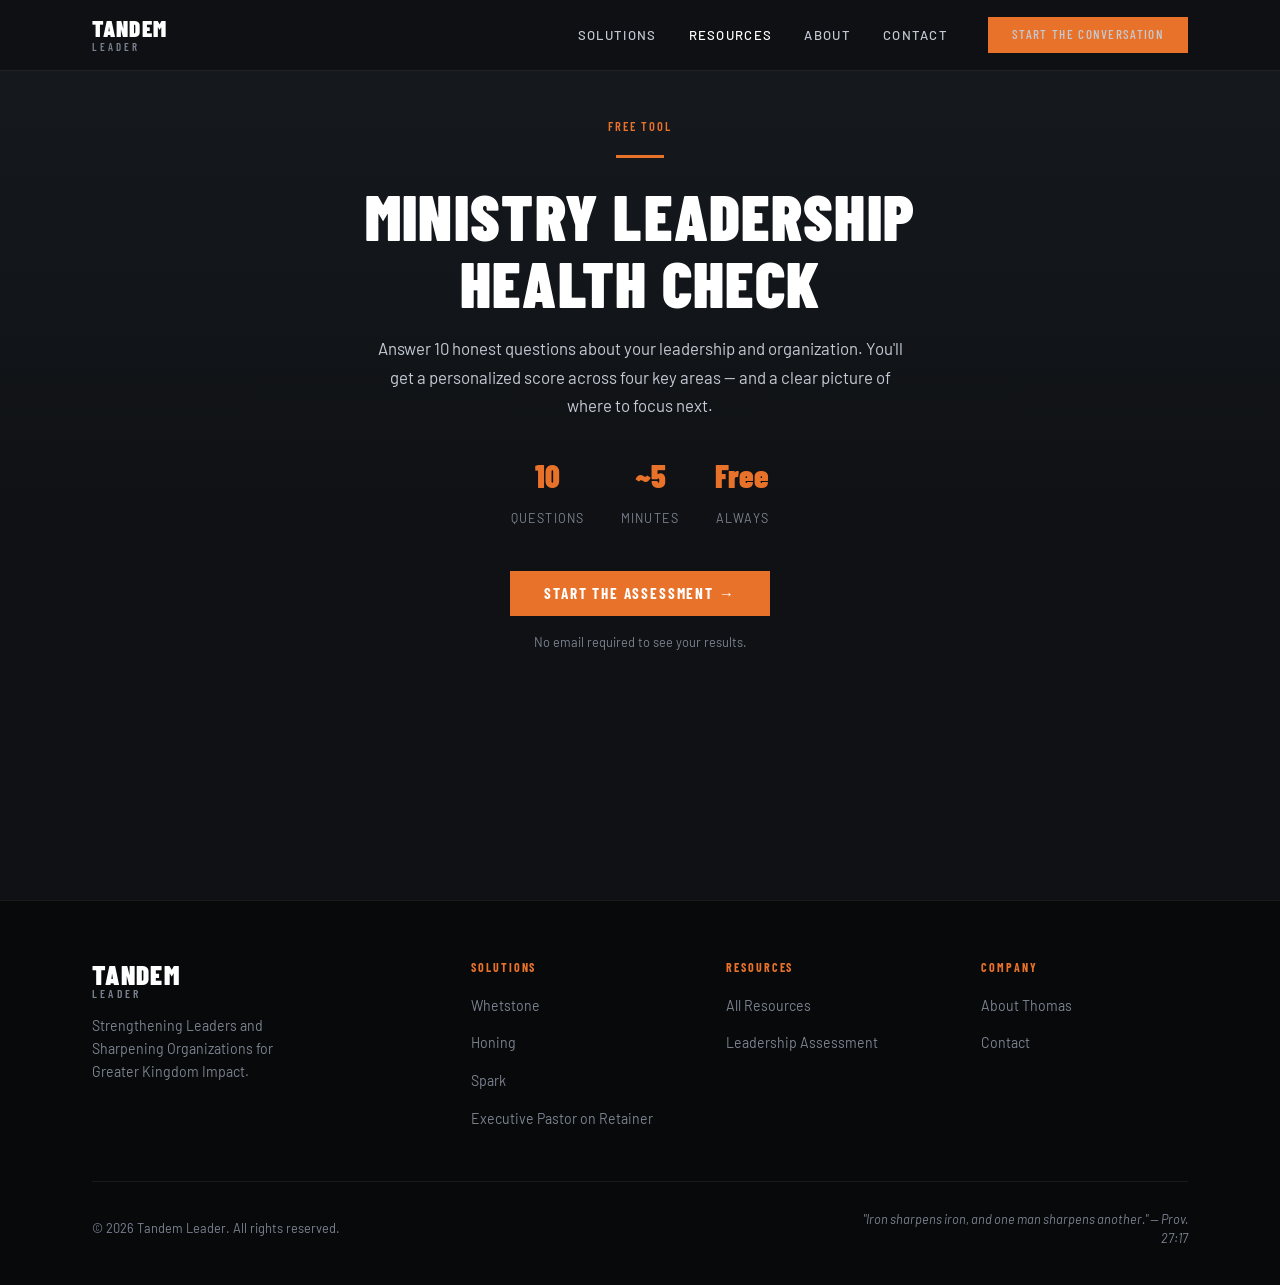
<file: tandem-leader-site/assessment.html>
<!DOCTYPE html>
<html lang="en">
<head>
  <meta charset="UTF-8" />
  <meta name="viewport" content="width=device-width, initial-scale=1.0" />
  <title>Ministry Leadership Health Check — Tandem Leader</title>
  <meta name="description" content="Take the free Ministry Leadership Health Check — a 10-question diagnostic that reveals your leadership strengths and surfaces the gaps limiting your team." />
  <link rel="stylesheet" href="css/styles.css" />
  <style>
    /* ---- Assessment Wrapper ---- */
    .assessment-page {
      min-height: 100vh;
      padding: 110px 0 80px;
      background: linear-gradient(to bottom, var(--dark-2) 0%, var(--dark) 60%);
    }
    .assessment-container { max-width: 720px; margin: 0 auto; padding: 0 32px; }

    /* ---- Intro ---- */
    .assessment-intro { text-align: center; margin-bottom: 52px; }
    .assessment-intro h1 { font-size: clamp(2.5rem, 5vw, 4rem); margin-bottom: 18px; }
    .assessment-intro p { color: var(--lgray); font-size: 1.05rem; max-width: 540px; margin: 0 auto 28px; line-height: 1.7; }
    .assessment-intro__meta {
      display: flex; justify-content: center; gap: 36px; flex-wrap: wrap;
      margin-top: 24px;
    }
    .assessment-intro__meta-item { text-align: center; }
    .assessment-intro__meta-item strong {
      display: block;
      font-family: 'Barlow Condensed', sans-serif;
      font-weight: 900; font-size: 2rem; color: var(--orange);
    }
    .assessment-intro__meta-item span { font-size: 0.78rem; color: var(--gray); text-transform: uppercase; letter-spacing: 0.1em; }

    /* ---- Progress ---- */
    .progress-bar-wrap { margin-bottom: 36px; }
    .progress-label {
      display: flex; justify-content: space-between;
      font-family: 'Barlow Condensed', sans-serif;
      font-size: 0.78rem; text-transform: uppercase; letter-spacing: 0.12em;
      color: var(--gray); margin-bottom: 10px;
    }
    .progress-label span:last-child { color: var(--orange); }
    .progress-track {
      height: 3px; background: var(--dark-3); position: relative;
    }
    .progress-fill {
      position: absolute; left: 0; top: 0; bottom: 0;
      background: var(--orange);
      transition: width 0.4s ease;
    }

    /* ---- Question Card ---- */
    .question-card {
      background: var(--dark-2);
      border-top: 3px solid var(--orange);
      padding: 44px 40px;
      margin-bottom: 24px;
      display: none;
    }
    .question-card.active { display: block; }
    .question-card__category {
      font-family: 'Barlow Condensed', sans-serif;
      font-weight: 700; font-size: 0.7rem;
      text-transform: uppercase; letter-spacing: 0.16em;
      color: var(--orange); margin-bottom: 14px;
    }
    .question-card h2 {
      font-size: clamp(1.3rem, 2.5vw, 1.7rem);
      margin-bottom: 28px; line-height: 1.3;
    }
    .options { display: flex; flex-direction: column; gap: 10px; }
    .option {
      background: var(--dark-3);
      border: 1px solid var(--border);
      padding: 14px 20px;
      cursor: pointer;
      transition: all 0.18s;
      display: flex; align-items: center; gap: 14px;
      font-size: 0.95rem; color: var(--lgray);
      user-select: none;
    }
    .option:hover { border-color: rgba(232,114,42,0.4); color: var(--white); background: var(--dark-4); }
    .option.selected { border-color: var(--orange); color: var(--white); background: var(--dark-4); }
    .option__dot {
      width: 18px; height: 18px; border-radius: 50%;
      border: 2px solid var(--border);
      flex-shrink: 0; transition: all 0.18s;
      display: flex; align-items: center; justify-content: center;
    }
    .option.selected .option__dot { border-color: var(--orange); background: var(--orange); }
    .option.selected .option__dot::after { content: '✓'; font-size: 0.65rem; color: white; font-weight: 700; }

    /* ---- Nav Buttons ---- */
    .question-nav { display: flex; justify-content: space-between; align-items: center; margin-top: 28px; }
    .btn-prev {
      background: transparent; border: none; cursor: pointer;
      font-family: 'Barlow Condensed', sans-serif; font-weight: 700;
      font-size: 0.85rem; text-transform: uppercase; letter-spacing: 0.1em;
      color: var(--gray); transition: color 0.2s; padding: 0;
    }
    .btn-prev:hover { color: var(--white); }
    .btn-prev:disabled { opacity: 0.2; cursor: default; }

    /* ---- Results ---- */
    .results-card { display: none; }
    .results-card.active { display: block; }
    .score-display {
      text-align: center;
      background: var(--dark-2);
      border-top: 3px solid var(--orange);
      padding: 52px 40px 40px;
      margin-bottom: 24px;
    }
    .score-label {
      font-family: 'Barlow Condensed', sans-serif;
      font-weight: 700; font-size: 0.72rem;
      text-transform: uppercase; letter-spacing: 0.16em;
      color: var(--orange); margin-bottom: 16px;
    }
    .score-number {
      font-family: 'Barlow Condensed', sans-serif;
      font-weight: 900; font-size: 6rem; line-height: 1;
      color: var(--white); margin-bottom: 8px;
    }
    .score-number span { font-size: 2.5rem; color: var(--gray); }
    .score-tier {
      font-family: 'Barlow Condensed', sans-serif;
      font-weight: 900; font-size: 2rem;
      text-transform: uppercase; letter-spacing: 0.04em;
      margin-bottom: 16px;
    }
    .score-desc { font-size: 1rem; color: var(--lgray); max-width: 480px; margin: 0 auto; line-height: 1.7; }

    /* Score track visual */
    .score-track-wrap { margin: 28px 0 0; }
    .score-track {
      height: 8px; background: var(--dark-3); border-radius: 0; position: relative; margin-bottom: 6px;
    }
    .score-fill {
      position: absolute; left: 0; top: 0; bottom: 0;
      background: linear-gradient(to right, #E8722A, #f0a060);
      transition: width 1s ease;
    }
    .score-track-labels {
      display: flex; justify-content: space-between;
      font-size: 0.7rem; color: var(--gray); text-transform: uppercase; letter-spacing: 0.08em;
    }

    /* ---- Category Breakdown ---- */
    .breakdown { background: var(--dark-2); padding: 36px 40px; margin-bottom: 24px; }
    .breakdown h3 { font-size: 1.4rem; margin-bottom: 24px; }
    .breakdown-item { margin-bottom: 22px; }
    .breakdown-item:last-child { margin-bottom: 0; }
    .breakdown-item__header {
      display: flex; justify-content: space-between; align-items: center; margin-bottom: 8px;
    }
    .breakdown-item__name { font-family: 'Barlow Condensed', sans-serif; font-weight: 700; font-size: 0.95rem; text-transform: uppercase; letter-spacing: 0.06em; }
    .breakdown-item__score { font-family: 'Barlow Condensed', sans-serif; font-weight: 900; color: var(--orange); font-size: 1rem; }
    .breakdown-track { height: 4px; background: var(--dark-4); }
    .breakdown-fill { height: 100%; background: var(--orange); transition: width 1s ease; }

    /* ---- Recommendation ---- */
    .recommendation {
      background: var(--dark-3);
      border-left: 4px solid var(--orange);
      padding: 28px 32px;
      margin-bottom: 24px;
    }
    .recommendation h3 { font-size: 1.2rem; margin-bottom: 10px; }
    .recommendation p { color: var(--lgray); font-size: 0.95rem; line-height: 1.7; margin-bottom: 16px; }
    .recommendation p:last-child { margin-bottom: 0; }

    /* ---- Results CTA ---- */
    .results-cta {
      background: var(--dark-2);
      padding: 40px;
      text-align: center;
    }
    .results-cta h3 { font-size: 1.8rem; margin-bottom: 12px; }
    .results-cta p { color: var(--lgray); font-size: 0.95rem; max-width: 440px; margin: 0 auto 24px; }
    .results-cta__btns { display: flex; gap: 12px; justify-content: center; flex-wrap: wrap; }
    .results-cta__retake {
      background: none; border: none; cursor: pointer;
      font-size: 0.82rem; color: var(--gray); margin-top: 16px;
      text-decoration: underline; text-underline-offset: 3px;
    }
    .results-cta__retake:hover { color: var(--white); }

    @media (max-width: 560px) {
      .question-card { padding: 28px 24px; }
      .breakdown { padding: 28px 24px; }
      .results-cta { padding: 28px 24px; }
      .score-display { padding: 36px 24px 28px; }
    }
  </style>
</head>
<body>

  <!-- NAV -->
  <nav class="nav">
    <div class="container">
      <div class="nav__inner">
        <a href="index.html" class="nav__logo">Tandem<span>Leader</span></a>
        <div class="nav__links">
          <a href="solutions.html">Solutions</a>
          <a href="resources.html" class="active">Resources</a>
          <a href="about.html">About</a>
          <a href="contact.html">Contact</a>
          <a href="contact.html" class="btn btn--primary btn--sm nav__cta">Start the Conversation</a>
        </div>
      </div>
    </div>
  </nav>

  <div class="assessment-page">
    <div class="assessment-container">

      <!-- INTRO (shown before quiz starts) -->
      <div id="intro-screen" class="assessment-intro">
        <span class="label">Free Tool</span>
        <div class="orange-rule orange-rule--center" style="margin-top:16px;"></div>
        <h1>Ministry Leadership<br />Health Check</h1>
        <p>Answer 10 honest questions about your leadership and organization. You'll get a personalized score across four key areas — and a clear picture of where to focus next.</p>
        <div class="assessment-intro__meta">
          <div class="assessment-intro__meta-item">
            <strong>10</strong><span>Questions</span>
          </div>
          <div class="assessment-intro__meta-item">
            <strong>~5</strong><span>Minutes</span>
          </div>
          <div class="assessment-intro__meta-item">
            <strong>Free</strong><span>Always</span>
          </div>
        </div>
        <div style="margin-top:40px;">
          <button class="btn btn--primary" onclick="startAssessment()">Start the Assessment →</button>
        </div>
        <p style="font-size:0.8rem;color:var(--gray);margin-top:16px;">No email required to see your results.</p>
      </div>

      <!-- QUIZ -->
      <div id="quiz-screen" style="display:none;">
        <div class="progress-bar-wrap">
          <div class="progress-label">
            <span>Ministry Leadership Health Check</span>
            <span id="progress-text">Question 1 of 10</span>
          </div>
          <div class="progress-track">
            <div class="progress-fill" id="progress-fill" style="width:10%"></div>
          </div>
        </div>

        <!-- Q1 -->
        <div class="question-card active" data-q="0" data-category="Vision & Clarity">
          <div class="question-card__category">Vision &amp; Clarity</div>
          <h2>How clearly can your entire leadership team articulate your church's vision and mission right now?</h2>
          <div class="options">
            <div class="option" onclick="selectOption(this, 4)"><div class="option__dot"></div>Everyone on staff could say it word for word</div>
            <div class="option" onclick="selectOption(this, 3)"><div class="option__dot"></div>Most could describe it clearly in their own words</div>
            <div class="option" onclick="selectOption(this, 2)"><div class="option__dot"></div>Some could, but it's inconsistent across the team</div>
            <div class="option" onclick="selectOption(this, 1)"><div class="option__dot"></div>We haven't clearly defined or communicated it yet</div>
          </div>
          <div class="question-nav">
            <button class="btn-prev" disabled onclick="prevQuestion()">← Previous</button>
            <button class="btn btn--primary btn--sm" onclick="nextQuestion()" id="next-btn-0" disabled>Next →</button>
          </div>
        </div>

        <!-- Q2 -->
        <div class="question-card" data-q="1" data-category="Vision & Clarity">
          <div class="question-card__category">Vision &amp; Clarity</div>
          <h2>How confident are you that your leadership team is aligned on your top three organizational priorities this year?</h2>
          <div class="options">
            <div class="option" onclick="selectOption(this, 4)"><div class="option__dot"></div>Very confident — we talk about them regularly and everyone's on the same page</div>
            <div class="option" onclick="selectOption(this, 3)"><div class="option__dot"></div>Fairly confident — we've discussed them, though alignment could be stronger</div>
            <div class="option" onclick="selectOption(this, 2)"><div class="option__dot"></div>Not very confident — priorities shift often or aren't clearly communicated</div>
            <div class="option" onclick="selectOption(this, 1)"><div class="option__dot"></div>We don't have clearly defined organizational priorities</div>
          </div>
          <div class="question-nav">
            <button class="btn-prev" onclick="prevQuestion()">← Previous</button>
            <button class="btn btn--primary btn--sm" onclick="nextQuestion()" id="next-btn-1" disabled>Next →</button>
          </div>
        </div>

        <!-- Q3 -->
        <div class="question-card" data-q="2" data-category="Team Health">
          <div class="question-card__category">Team Health</div>
          <h2>How would you describe the level of trust and honest communication on your leadership team?</h2>
          <div class="options">
            <div class="option" onclick="selectOption(this, 4)"><div class="option__dot"></div>High trust — people say the hard things in love and we work through conflict well</div>
            <div class="option" onclick="selectOption(this, 3)"><div class="option__dot"></div>Generally good — some tension at times, but mostly healthy</div>
            <div class="option" onclick="selectOption(this, 2)"><div class="option__dot"></div>Mixed — there are some unspoken tensions or patterns we avoid addressing</div>
            <div class="option" onclick="selectOption(this, 1)"><div class="option__dot"></div>Low — conflict is avoided or handled poorly and it affects morale</div>
          </div>
          <div class="question-nav">
            <button class="btn-prev" onclick="prevQuestion()">← Previous</button>
            <button class="btn btn--primary btn--sm" onclick="nextQuestion()" id="next-btn-2" disabled>Next →</button>
          </div>
        </div>

        <!-- Q4 -->
        <div class="question-card" data-q="3" data-category="Team Health">
          <div class="question-card__category">Team Health</div>
          <h2>How clear are your staff members about their individual roles, responsibilities, and success metrics?</h2>
          <div class="options">
            <div class="option" onclick="selectOption(this, 4)"><div class="option__dot"></div>Very clear — everyone has documented roles and knows how their work is measured</div>
            <div class="option" onclick="selectOption(this, 3)"><div class="option__dot"></div>Mostly clear — but some overlap or ambiguity exists in certain areas</div>
            <div class="option" onclick="selectOption(this, 2)"><div class="option__dot"></div>Somewhat unclear — roles have evolved without formal updates or accountability</div>
            <div class="option" onclick="selectOption(this, 1)"><div class="option__dot"></div>Not clear — there's significant confusion or overlap in who owns what</div>
          </div>
          <div class="question-nav">
            <button class="btn-prev" onclick="prevQuestion()">← Previous</button>
            <button class="btn btn--primary btn--sm" onclick="nextQuestion()" id="next-btn-3" disabled>Next →</button>
          </div>
        </div>

        <!-- Q5 -->
        <div class="question-card" data-q="4" data-category="Personal Leadership">
          <div class="question-card__category">Personal Leadership</div>
          <h2>When did you last receive honest, substantive feedback on your own leadership — from someone qualified to give it?</h2>
          <div class="options">
            <div class="option" onclick="selectOption(this, 4)"><div class="option__dot"></div>Within the last 3 months — I have an intentional feedback structure in place</div>
            <div class="option" onclick="selectOption(this, 3)"><div class="option__dot"></div>Within the last year — it happens, but not consistently</div>
            <div class="option" onclick="selectOption(this, 2)"><div class="option__dot"></div>It's been a while — longer than a year, or only from my board/supervisor</div>
            <div class="option" onclick="selectOption(this, 1)"><div class="option__dot"></div>I'm not sure I've ever had that kind of feedback</div>
          </div>
          <div class="question-nav">
            <button class="btn-prev" onclick="prevQuestion()">← Previous</button>
            <button class="btn btn--primary btn--sm" onclick="nextQuestion()" id="next-btn-4" disabled>Next →</button>
          </div>
        </div>

        <!-- Q6 -->
        <div class="question-card" data-q="5" data-category="Personal Leadership">
          <div class="question-card__category">Personal Leadership</div>
          <h2>How intentional are you about your own leadership growth and development right now?</h2>
          <div class="options">
            <div class="option" onclick="selectOption(this, 4)"><div class="option__dot"></div>Very intentional — I have a coach, a plan, and I protect time for it</div>
            <div class="option" onclick="selectOption(this, 3)"><div class="option__dot"></div>Moderately intentional — I read and learn, but it's not very structured</div>
            <div class="option" onclick="selectOption(this, 2)"><div class="option__dot"></div>Not very intentional — it happens occasionally but there's no real plan</div>
            <div class="option" onclick="selectOption(this, 1)"><div class="option__dot"></div>My own development rarely makes the priority list</div>
          </div>
          <div class="question-nav">
            <button class="btn-prev" onclick="prevQuestion()">← Previous</button>
            <button class="btn btn--primary btn--sm" onclick="nextQuestion()" id="next-btn-5" disabled>Next →</button>
          </div>
        </div>

        <!-- Q7 -->
        <div class="question-card" data-q="6" data-category="Execution & Systems">
          <div class="question-card__category">Execution &amp; Systems</div>
          <h2>How well does your organization translate vision and plans into consistent, disciplined execution?</h2>
          <div class="options">
            <div class="option" onclick="selectOption(this, 4)"><div class="option__dot"></div>Very well — we have strong rhythms, accountability, and follow-through</div>
            <div class="option" onclick="selectOption(this, 3)"><div class="option__dot"></div>Pretty well — we execute most of what we plan, though some things fall through</div>
            <div class="option" onclick="selectOption(this, 2)"><div class="option__dot"></div>Inconsistently — we start strong but often don't finish or follow through</div>
            <div class="option" onclick="selectOption(this, 1)"><div class="option__dot"></div>Poorly — we're better at vision-casting than actually executing on it</div>
          </div>
          <div class="question-nav">
            <button class="btn-prev" onclick="prevQuestion()">← Previous</button>
            <button class="btn btn--primary btn--sm" onclick="nextQuestion()" id="next-btn-6" disabled>Next →</button>
          </div>
        </div>

        <!-- Q8 -->
        <div class="question-card" data-q="7" data-category="Execution & Systems">
          <div class="question-card__category">Execution &amp; Systems</div>
          <h2>How would you describe your organization's internal systems and operational structure?</h2>
          <div class="options">
            <div class="option" onclick="selectOption(this, 4)"><div class="option__dot"></div>Strong — documented, efficient, and regularly evaluated</div>
            <div class="option" onclick="selectOption(this, 3)"><div class="option__dot"></div>Functional — things generally work, but there are gaps and inefficiencies</div>
            <div class="option" onclick="selectOption(this, 2)"><div class="option__dot"></div>Reactive — we build systems in response to problems rather than proactively</div>
            <div class="option" onclick="selectOption(this, 1)"><div class="option__dot"></div>Underdeveloped — we run mostly on relationships and tribal knowledge</div>
          </div>
          <div class="question-nav">
            <button class="btn-prev" onclick="prevQuestion()">← Previous</button>
            <button class="btn btn--primary btn--sm" onclick="nextQuestion()" id="next-btn-7" disabled>Next →</button>
          </div>
        </div>

        <!-- Q9 -->
        <div class="question-card" data-q="8" data-category="Vision & Clarity">
          <div class="question-card__category">Vision &amp; Clarity</div>
          <h2>How would you rate your church's overall organizational health right now?</h2>
          <div class="options">
            <div class="option" onclick="selectOption(this, 4)"><div class="option__dot"></div>Thriving — strong culture, growing teams, and clear momentum</div>
            <div class="option" onclick="selectOption(this, 3)"><div class="option__dot"></div>Stable — things are generally good, but growth has plateaued</div>
            <div class="option" onclick="selectOption(this, 2)"><div class="option__dot"></div>Strained — we're managing challenges that are affecting culture or effectiveness</div>
            <div class="option" onclick="selectOption(this, 1)"><div class="option__dot"></div>Struggling — there are significant issues that need to be addressed urgently</div>
          </div>
          <div class="question-nav">
            <button class="btn-prev" onclick="prevQuestion()">← Previous</button>
            <button class="btn btn--primary btn--sm" onclick="nextQuestion()" id="next-btn-8" disabled>Next →</button>
          </div>
        </div>

        <!-- Q10 -->
        <div class="question-card" data-q="9" data-category="Team Health">
          <div class="question-card__category">Team Health</div>
          <h2>If you're honest — how would your team describe your current leadership effectiveness?</h2>
          <div class="options">
            <div class="option" onclick="selectOption(this, 4)"><div class="option__dot"></div>Highly effective — they'd say I'm clear, consistent, and empowering</div>
            <div class="option" onclick="selectOption(this, 3)"><div class="option__dot"></div>Generally effective — mostly positive, but room to grow in specific areas</div>
            <div class="option" onclick="selectOption(this, 2)"><div class="option__dot"></div>Mixed — I know there are some areas where I'm not leading as well as I should</div>
            <div class="option" onclick="selectOption(this, 1)"><div class="option__dot"></div>I'm honestly not sure — I don't have enough feedback to know</div>
          </div>
          <div class="question-nav">
            <button class="btn-prev" onclick="prevQuestion()">← Previous</button>
            <button class="btn btn--primary btn--sm" onclick="showResults()" id="next-btn-9" disabled>See My Results →</button>
          </div>
        </div>
      </div>

      <!-- RESULTS -->
      <div id="results-screen" class="results-card">
        <div class="assessment-intro" style="margin-bottom:28px;text-align:left;">
          <span class="label">Your Results</span>
          <div class="orange-rule" style="margin-top:12px;"></div>
        </div>

        <div class="score-display">
          <div class="score-label">Your Ministry Leadership Health Score</div>
          <div class="score-number" id="score-number">0<span>/40</span></div>
          <div class="score-tier" id="score-tier"></div>
          <div class="score-desc" id="score-desc"></div>
          <div class="score-track-wrap">
            <div class="score-track">
              <div class="score-fill" id="score-fill" style="width:0%"></div>
            </div>
            <div class="score-track-labels">
              <span>Needs Attention</span>
              <span>Growing</span>
              <span>Strong</span>
              <span>Thriving</span>
            </div>
          </div>
        </div>

        <div class="breakdown">
          <h3>Score by Category</h3>
          <div class="breakdown-item">
            <div class="breakdown-item__header">
              <span class="breakdown-item__name">Vision &amp; Clarity</span>
              <span class="breakdown-item__score" id="cat-vision">— / 12</span>
            </div>
            <div class="breakdown-track"><div class="breakdown-fill" id="fill-vision" style="width:0%"></div></div>
          </div>
          <div class="breakdown-item">
            <div class="breakdown-item__header">
              <span class="breakdown-item__name">Team Health</span>
              <span class="breakdown-item__score" id="cat-team">— / 12</span>
            </div>
            <div class="breakdown-track"><div class="breakdown-fill" id="fill-team" style="width:0%"></div></div>
          </div>
          <div class="breakdown-item">
            <div class="breakdown-item__header">
              <span class="breakdown-item__name">Personal Leadership</span>
              <span class="breakdown-item__score" id="cat-personal">— / 8</span>
            </div>
            <div class="breakdown-track"><div class="breakdown-fill" id="fill-personal" style="width:0%"></div></div>
          </div>
          <div class="breakdown-item">
            <div class="breakdown-item__header">
              <span class="breakdown-item__name">Execution &amp; Systems</span>
              <span class="breakdown-item__score" id="cat-execution">— / 8</span>
            </div>
            <div class="breakdown-track"><div class="breakdown-fill" id="fill-execution" style="width:0%"></div></div>
          </div>
        </div>

        <div class="recommendation" id="recommendation-box">
          <h3 id="rec-title"></h3>
          <p id="rec-body"></p>
          <p id="rec-solution"></p>
        </div>

        <div class="results-cta">
          <h3 id="cta-headline">Ready to Take the Next Step?</h3>
          <p id="cta-body">Schedule a free discovery call with Thomas to talk through your results and find out what's possible.</p>
          <div class="results-cta__btns">
            <a href="contact.html" class="btn btn--primary">Book a Free Discovery Call</a>
            <a href="solutions.html" class="btn btn--outline">See Our Solutions</a>
          </div>
          <br/>
          <button class="results-cta__retake" onclick="retakeAssessment()">Retake the Assessment</button>
        </div>
      </div>

    </div>
  </div>

  <!-- FOOTER -->
  <footer class="footer">
    <div class="container">
      <div class="footer__top">
        <div>
          <div class="footer__logo">Tandem<span>Leader</span></div>
          <p class="footer__tagline">Strengthening Leaders and Sharpening Organizations for Greater Kingdom Impact.</p>
        </div>
        <div class="footer__col">
          <h4>Solutions</h4>
          <ul>
            <li><a href="solutions.html#whetstone">Whetstone</a></li>
            <li><a href="solutions.html#honing">Honing</a></li>
            <li><a href="solutions.html#spark">Spark</a></li>
            <li><a href="solutions.html#xp-retainer">Executive Pastor on Retainer</a></li>
          </ul>
        </div>
        <div class="footer__col">
          <h4>Resources</h4>
          <ul>
            <li><a href="resources.html">All Resources</a></li>
            <li><a href="assessment.html">Leadership Assessment</a></li>
          </ul>
        </div>
        <div class="footer__col">
          <h4>Company</h4>
          <ul>
            <li><a href="about.html">About Thomas</a></li>
            <li><a href="contact.html">Contact</a></li>
          </ul>
        </div>
      </div>
      <div class="footer__bottom">
        <span>© 2026 Tandem Leader. All rights reserved.</span>
        <p class="footer__scripture">"Iron sharpens iron, and one man sharpens another." — Prov. 27:17</p>
      </div>
    </div>
  </footer>

  <script>
    // ---- State ----
    const answers = new Array(10).fill(null);
    let currentQ = 0;

    // Category mapping: q index → category key
    const catMap = {
      0: 'vision', 1: 'vision', 2: 'team', 3: 'team',
      4: 'personal', 5: 'personal', 6: 'execution', 7: 'execution',
      8: 'vision', 9: 'team'
    };
    const catMax = { vision: 12, team: 12, personal: 8, execution: 8 };

    function startAssessment() {
      document.getElementById('intro-screen').style.display = 'none';
      document.getElementById('quiz-screen').style.display = 'block';
    }

    function selectOption(el, value) {
      const card = el.closest('.question-card');
      card.querySelectorAll('.option').forEach(o => o.classList.remove('selected'));
      el.classList.add('selected');
      const q = parseInt(card.dataset.q);
      answers[q] = value;
      document.getElementById('next-btn-' + q).disabled = false;
    }

    function nextQuestion() {
      if (currentQ < 9) {
        document.querySelectorAll('.question-card')[currentQ].classList.remove('active');
        currentQ++;
        document.querySelectorAll('.question-card')[currentQ].classList.add('active');
        updateProgress();
      }
    }

    function prevQuestion() {
      if (currentQ > 0) {
        document.querySelectorAll('.question-card')[currentQ].classList.remove('active');
        currentQ--;
        document.querySelectorAll('.question-card')[currentQ].classList.add('active');
        updateProgress();
      }
    }

    function updateProgress() {
      const pct = ((currentQ + 1) / 10) * 100;
      document.getElementById('progress-fill').style.width = pct + '%';
      document.getElementById('progress-text').textContent = 'Question ' + (currentQ + 1) + ' of 10';
    }

    function showResults() {
      document.getElementById('quiz-screen').style.display = 'none';
      document.getElementById('results-screen').classList.add('active');

      // Calculate totals
      const total = answers.reduce((a, b) => a + (b || 0), 0);
      const catScores = { vision: 0, team: 0, personal: 0, execution: 0 };
      answers.forEach((val, i) => { if (val) catScores[catMap[i]] += val; });

      // Display score
      setTimeout(() => {
        document.getElementById('score-number').innerHTML = total + '<span>/40</span>';
        document.getElementById('score-fill').style.width = (total / 40 * 100) + '%';

        // Category bars
        Object.keys(catScores).forEach(cat => {
          const pct = (catScores[cat] / catMax[cat]) * 100;
          document.getElementById('fill-' + cat).style.width = pct + '%';
          document.getElementById('cat-' + cat).textContent = catScores[cat] + ' / ' + catMax[cat];
        });
      }, 100);

      // Tier & recommendation
      let tier, desc, recTitle, recBody, recSolution, ctaHeadline, ctaBody;

      if (total >= 34) {
        tier = 'Thriving';
        document.getElementById('score-tier').style.color = '#4CAF50';
        desc = 'Your leadership health is strong. Your team is aligned, your systems are working, and you're investing in your own growth. The goal now is to sustain, scale, and sharpen further.';
        recTitle = 'Strong Foundation — Now Sharpen the Edge';
        recBody = 'Leaders at your level are exactly who Honing was designed for — not because you're struggling, but because you're serious about staying sharp. A consistent coaching relationship keeps you growing and gives you the outside perspective great leaders always need.';
        recSolution = 'Consider Honing Leadership Coaching to keep your edge — and Whetstone if you're ready to bring the whole team to this level.';
        ctaHeadline = "You're leading well. Let's keep it that way.";
        ctaBody = "Talk with Thomas about what intentional next-level growth looks like for leaders at your stage.";
      } else if (total >= 25) {
        tier = 'Growing';
        document.getElementById('score-tier').style.color = '#E8722A';
        desc = 'You have real strengths to build on, and there are clear areas where focused attention will produce significant results. The gap between where you are and where you want to be is closeable — with the right investment.';
        recTitle = 'Solid Momentum — Clear Gaps to Address';
        recBody = 'Your scores suggest a leader who is doing meaningful work but may be operating without the structural support that makes great leadership sustainable. A coaching relationship or organizational engagement could accelerate your growth significantly.';
        recSolution = 'Honing Leadership Coaching is a strong fit for your personal growth. If team alignment is a gap, Whetstone addresses the full organizational picture.';
        ctaHeadline = "Good foundation. Let's build on it.";
        ctaBody = "Schedule a discovery call to talk through your specific gaps and find the right next step.";
      } else if (total >= 16) {
        tier = 'Developing';
        document.getElementById('score-tier').style.color = '#E8B84B';
        desc = 'There are meaningful gaps in your leadership health that are likely limiting your team\'s effectiveness and your organization\'s impact. The good news: these are solvable — and now you know where to focus.';
        recTitle = 'Real Opportunities to Strengthen Your Leadership';
        recBody = 'Leaders in this range often have a significant vision — but are operating without the organizational infrastructure or personal development structures to fully execute on it. This is exactly the gap Tandem Leader was built to close.';
        recSolution = 'We\'d recommend starting with a discovery conversation. Depending on your situation, either Honing or Whetstone — or both — could produce significant results for you.';
        ctaHeadline = "The gap is real. So is the path forward.";
        ctaBody = "Let's have an honest conversation about where you are and what's possible.";
      } else {
        tier = 'Needs Attention';
        document.getElementById('score-tier').style.color = '#E85A2A';
        desc = 'Your results indicate significant challenges in multiple areas of leadership health. This isn\'t a judgment — it\'s a diagnosis. And the first step toward transformation is an honest assessment of where you actually are.';
        recTitle = '"Prescription Without Diagnosis Is Malpractice"';
        recBody = 'You\'ve just done the hardest part — you\'ve been honest. Leaders who are willing to face the truth about where they are are exactly the leaders who can change. The question is: what do you do with this information?';
        recSolution = 'We\'d recommend a direct conversation with Thomas. Whetstone\'s organizational engagement was designed for situations exactly like yours — and the transformation it produces is real.';
        ctaHeadline = "Honest diagnosis is where transformation starts.";
        ctaBody = "Talk with Thomas about what a path forward looks like. No pressure — just an honest conversation.";
      }

      document.getElementById('score-tier').textContent = tier;
      document.getElementById('score-desc').textContent = desc;
      document.getElementById('rec-title').textContent = recTitle;
      document.getElementById('rec-body').textContent = recBody;
      document.getElementById('rec-solution').textContent = recSolution;
      document.getElementById('cta-headline').textContent = ctaHeadline;
      document.getElementById('cta-body').textContent = ctaBody;

      window.scrollTo({ top: 0, behavior: 'smooth' });
    }

    function retakeAssessment() {
      answers.fill(null);
      currentQ = 0;
      document.querySelectorAll('.question-card').forEach(c => c.classList.remove('active'));
      document.querySelectorAll('.question-card')[0].classList.add('active');
      document.querySelectorAll('.option').forEach(o => o.classList.remove('selected'));
      document.querySelectorAll('[id^="next-btn-"]').forEach(b => b.disabled = true);
      document.getElementById('results-screen').classList.remove('active');
      document.getElementById('quiz-screen').style.display = 'block';
      updateProgress();
      window.scrollTo({ top: 0, behavior: 'smooth' });
    }
  </script>

</body>
</html>
</file>
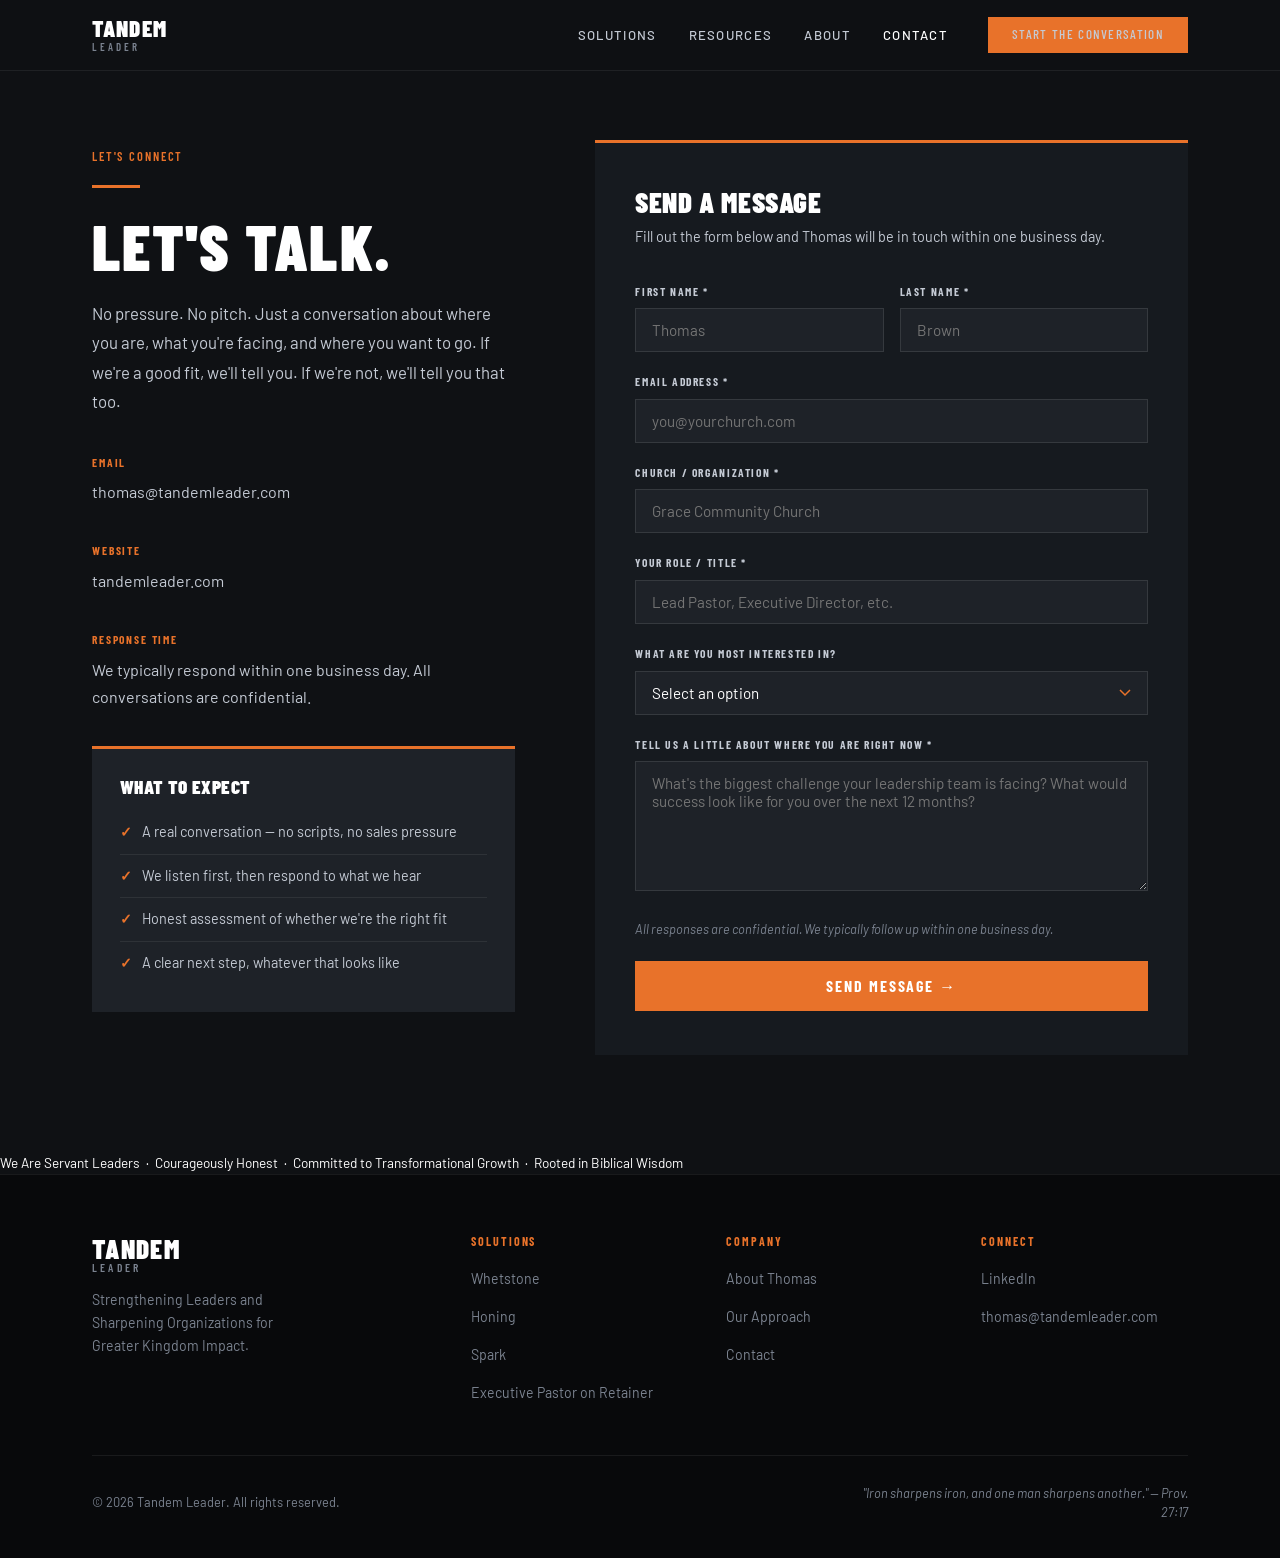
<file: tandem-leader-site/contact.html>
<!DOCTYPE html>
<html lang="en">
<head>
  <meta charset="UTF-8" />
  <meta name="viewport" content="width=device-width, initial-scale=1.0" />
  <title>Contact — Tandem Leader</title>
  <meta name="description" content="Book a discovery call with Tandem Leader. No pressure — just a conversation about where you are and where you want to go." />
  <link rel="stylesheet" href="css/styles.css" />
  <style>
    /* ---- Contact Layout ---- */
    .contact-wrap {
      padding: 140px 0 96px;
    }
    .contact-inner {
      display: grid;
      grid-template-columns: 1fr 1.4fr;
      gap: 80px;
      align-items: start;
    }

    /* ---- Left Column ---- */
    .contact-info h1 { font-size: clamp(3rem, 5vw, 4.5rem); margin-bottom: 20px; }
    .contact-info > p { color: var(--lgray); font-size: 1.05rem; line-height: 1.75; margin-bottom: 36px; }

    .contact-detail { margin-bottom: 36px; }
    .contact-detail__label {
      font-family: 'Barlow Condensed', sans-serif;
      font-weight: 700; font-size: 0.72rem; text-transform: uppercase;
      letter-spacing: 0.16em; color: var(--orange); margin-bottom: 6px;
    }
    .contact-detail__value { font-size: 1rem; color: var(--white); }
    .contact-detail__value a { color: var(--lgray); transition: color 0.2s; }
    .contact-detail__value a:hover { color: var(--white); }

    .what-to-expect {
      background: var(--dark-3);
      border-top: 3px solid var(--orange);
      padding: 28px 28px;
      margin-top: 36px;
    }
    .what-to-expect h3 { font-size: 1.2rem; margin-bottom: 14px; }
    .expect-list { list-style: none; }
    .expect-list li {
      padding: 9px 0;
      border-bottom: 1px solid var(--border);
      font-size: 0.9rem;
      color: var(--lgray);
      display: flex; align-items: flex-start; gap: 10px;
    }
    .expect-list li:last-child { border-bottom: none; }
    .expect-list li::before { content: '✓'; color: var(--orange); font-weight: 700; flex-shrink: 0; }

    /* ---- Form ---- */
    .contact-form-wrap {
      background: var(--dark-2);
      padding: 44px 40px;
      border-top: 3px solid var(--orange);
    }
    .contact-form-wrap h2 { font-size: 1.8rem; margin-bottom: 8px; }
    .contact-form-wrap > p { font-size: 0.9rem; color: var(--lgray); margin-bottom: 32px; }

    .form-row { display: grid; grid-template-columns: 1fr 1fr; gap: 16px; }
    .form-group { margin-bottom: 20px; }
    .form-group label {
      display: block;
      font-family: 'Barlow Condensed', sans-serif;
      font-weight: 700; font-size: 0.72rem;
      text-transform: uppercase; letter-spacing: 0.14em;
      color: var(--lgray); margin-bottom: 7px;
    }
    .form-group input,
    .form-group select,
    .form-group textarea {
      width: 100%;
      background: var(--dark-3);
      border: 1px solid rgba(255,255,255,0.1);
      color: var(--white);
      padding: 12px 16px;
      font-family: 'Barlow', sans-serif;
      font-size: 0.95rem;
      transition: border-color 0.2s;
      outline: none;
      appearance: none;
    }
    .form-group input:focus,
    .form-group select:focus,
    .form-group textarea:focus {
      border-color: var(--orange);
    }
    .form-group select { cursor: pointer; background-image: url("data:image/svg+xml,%3Csvg xmlns='http://www.w3.org/2000/svg' width='12' height='8' fill='none'%3E%3Cpath d='M1 1l5 5 5-5' stroke='%23E8722A' stroke-width='1.5'/%3E%3C/svg%3E"); background-repeat: no-repeat; background-position: right 16px center; padding-right: 40px; }
    .form-group textarea { resize: vertical; min-height: 130px; }

    .form-note {
      font-size: 0.8rem; color: var(--gray); margin-bottom: 20px;
      font-style: italic;
    }
    .form-submit .btn { width: 100%; text-align: center; padding: 17px; font-size: 1rem; }

    /* ---- Success Message (hidden by default) ---- */
    .form-success {
      display: none;
      background: var(--dark-3);
      border: 1px solid var(--orange);
      padding: 28px;
      text-align: center;
      margin-top: 20px;
    }
    .form-success h3 { color: var(--orange); margin-bottom: 10px; }
    .form-success p { color: var(--lgray); font-size: 0.95rem; }

    @media (max-width: 900px) {
      .contact-inner { grid-template-columns: 1fr; gap: 48px; }
      .form-row { grid-template-columns: 1fr; }
      .contact-form-wrap { padding: 32px 24px; }
    }
  </style>
</head>
<body>

  <!-- NAV -->
  <nav class="nav">
    <div class="container">
      <div class="nav__inner">
        <a href="index.html" class="nav__logo">Tandem<span>Leader</span></a>
        <div class="nav__links">
          <a href="solutions.html">Solutions</a>
          <a href="resources.html">Resources</a>
          <a href="about.html">About</a>
          <a href="contact.html" class="active">Contact</a>
          <a href="contact.html" class="btn btn--primary btn--sm nav__cta">Start the Conversation</a>
        </div>
      </div>
    </div>
  </nav>

  <!-- CONTACT SECTION -->
  <section class="contact-wrap">
    <div class="container">
      <div class="contact-inner">

        <!-- LEFT: Info -->
        <div class="contact-info">
          <span class="label">Let's Connect</span>
          <div class="orange-rule" style="margin-top:16px;"></div>
          <h1>Let's Talk.</h1>
          <p>No pressure. No pitch. Just a conversation about where you are, what you're facing, and where you want to go. If we're a good fit, we'll tell you. If we're not, we'll tell you that too.</p>

          <div class="contact-detail">
            <div class="contact-detail__label">Email</div>
            <div class="contact-detail__value">
              <a href="mailto:thomas@tandemleader.com">thomas@tandemleader.com</a>
            </div>
          </div>

          <div class="contact-detail">
            <div class="contact-detail__label">Website</div>
            <div class="contact-detail__value">
              <a href="https://tandemleader.com">tandemleader.com</a>
            </div>
          </div>

          <div class="contact-detail">
            <div class="contact-detail__label">Response Time</div>
            <div class="contact-detail__value" style="color:var(--lgray);">We typically respond within one business day. All conversations are confidential.</div>
          </div>

          <div class="what-to-expect">
            <h3>What to Expect</h3>
            <ul class="expect-list">
              <li>A real conversation — no scripts, no sales pressure</li>
              <li>We listen first, then respond to what we hear</li>
              <li>Honest assessment of whether we're the right fit</li>
              <li>A clear next step, whatever that looks like</li>
            </ul>
          </div>
        </div>

        <!-- RIGHT: Form -->
        <div class="contact-form-wrap">
          <h2>Send a Message</h2>
          <p>Fill out the form below and Thomas will be in touch within one business day.</p>

          <!-- Netlify Forms: the "netlify" attribute enables automatic form handling -->
          <form name="contact" method="POST" data-netlify="true" netlify-honeypot="bot-field">
            <input type="hidden" name="form-name" value="contact" />
            <!-- Honeypot spam prevention -->
            <div style="display:none;">
              <label>Don't fill this out: <input name="bot-field" /></label>
            </div>

            <div class="form-row">
              <div class="form-group">
                <label for="first-name">First Name *</label>
                <input type="text" id="first-name" name="first-name" required placeholder="Thomas" />
              </div>
              <div class="form-group">
                <label for="last-name">Last Name *</label>
                <input type="text" id="last-name" name="last-name" required placeholder="Brown" />
              </div>
            </div>

            <div class="form-group">
              <label for="email">Email Address *</label>
              <input type="email" id="email" name="email" required placeholder="you@yourchurch.com" />
            </div>

            <div class="form-group">
              <label for="church">Church / Organization *</label>
              <input type="text" id="church" name="church" required placeholder="Grace Community Church" />
            </div>

            <div class="form-group">
              <label for="role">Your Role / Title *</label>
              <input type="text" id="role" name="role" required placeholder="Lead Pastor, Executive Director, etc." />
            </div>

            <div class="form-group">
              <label for="interest">What are you most interested in?</label>
              <select id="interest" name="interest">
                <option value="" disabled selected>Select an option</option>
                <option value="whetstone">Whetstone — Operational Fundamentals</option>
                <option value="honing">Honing — Leadership Coaching</option>
                <option value="spark">Spark — Guest Experiences</option>
                <option value="xp-retainer">Executive Pastor on Retainer</option>
                <option value="not-sure">Not sure yet — I'd like to talk it through</option>
              </select>
            </div>

            <div class="form-group">
              <label for="message">Tell us a little about where you are right now *</label>
              <textarea id="message" name="message" required placeholder="What's the biggest challenge your leadership team is facing? What would success look like for you over the next 12 months?"></textarea>
            </div>

            <p class="form-note">All responses are confidential. We typically follow up within one business day.</p>

            <div class="form-submit">
              <button type="submit" class="btn btn--primary">Send Message →</button>
            </div>
          </form>
        </div>

      </div>
    </div>
  </section>

  <!-- BELIEF STRIP -->
  <div class="belief-strip" style="font-size:0.85rem;">
    We Are Servant Leaders &nbsp;·&nbsp; Courageously Honest &nbsp;·&nbsp; Committed to Transformational Growth &nbsp;·&nbsp; Rooted in Biblical Wisdom
  </div>

  <!-- FOOTER -->
  <footer class="footer">
    <div class="container">
      <div class="footer__top">
        <div>
          <div class="footer__logo">Tandem<span>Leader</span></div>
          <p class="footer__tagline">Strengthening Leaders and Sharpening Organizations for Greater Kingdom Impact.</p>
        </div>
        <div class="footer__col">
          <h4>Solutions</h4>
          <ul>
            <li><a href="solutions.html#whetstone">Whetstone</a></li>
            <li><a href="solutions.html#honing">Honing</a></li>
            <li><a href="solutions.html#spark">Spark</a></li>
            <li><a href="solutions.html#xp-retainer">Executive Pastor on Retainer</a></li>
          </ul>
        </div>
        <div class="footer__col">
          <h4>Company</h4>
          <ul>
            <li><a href="about.html">About Thomas</a></li>
            <li><a href="index.html#process">Our Approach</a></li>
            <li><a href="contact.html">Contact</a></li>
          </ul>
        </div>
        <div class="footer__col">
          <h4>Connect</h4>
          <ul>
            <li><a href="https://www.linkedin.com" target="_blank">LinkedIn</a></li>
            <li><a href="mailto:thomas@tandemleader.com">thomas@tandemleader.com</a></li>
          </ul>
        </div>
      </div>
      <div class="footer__bottom">
        <span>© 2026 Tandem Leader. All rights reserved.</span>
        <p class="footer__scripture">"Iron sharpens iron, and one man sharpens another." — Prov. 27:17</p>
      </div>
    </div>
  </footer>

</body>
</html>
</file>
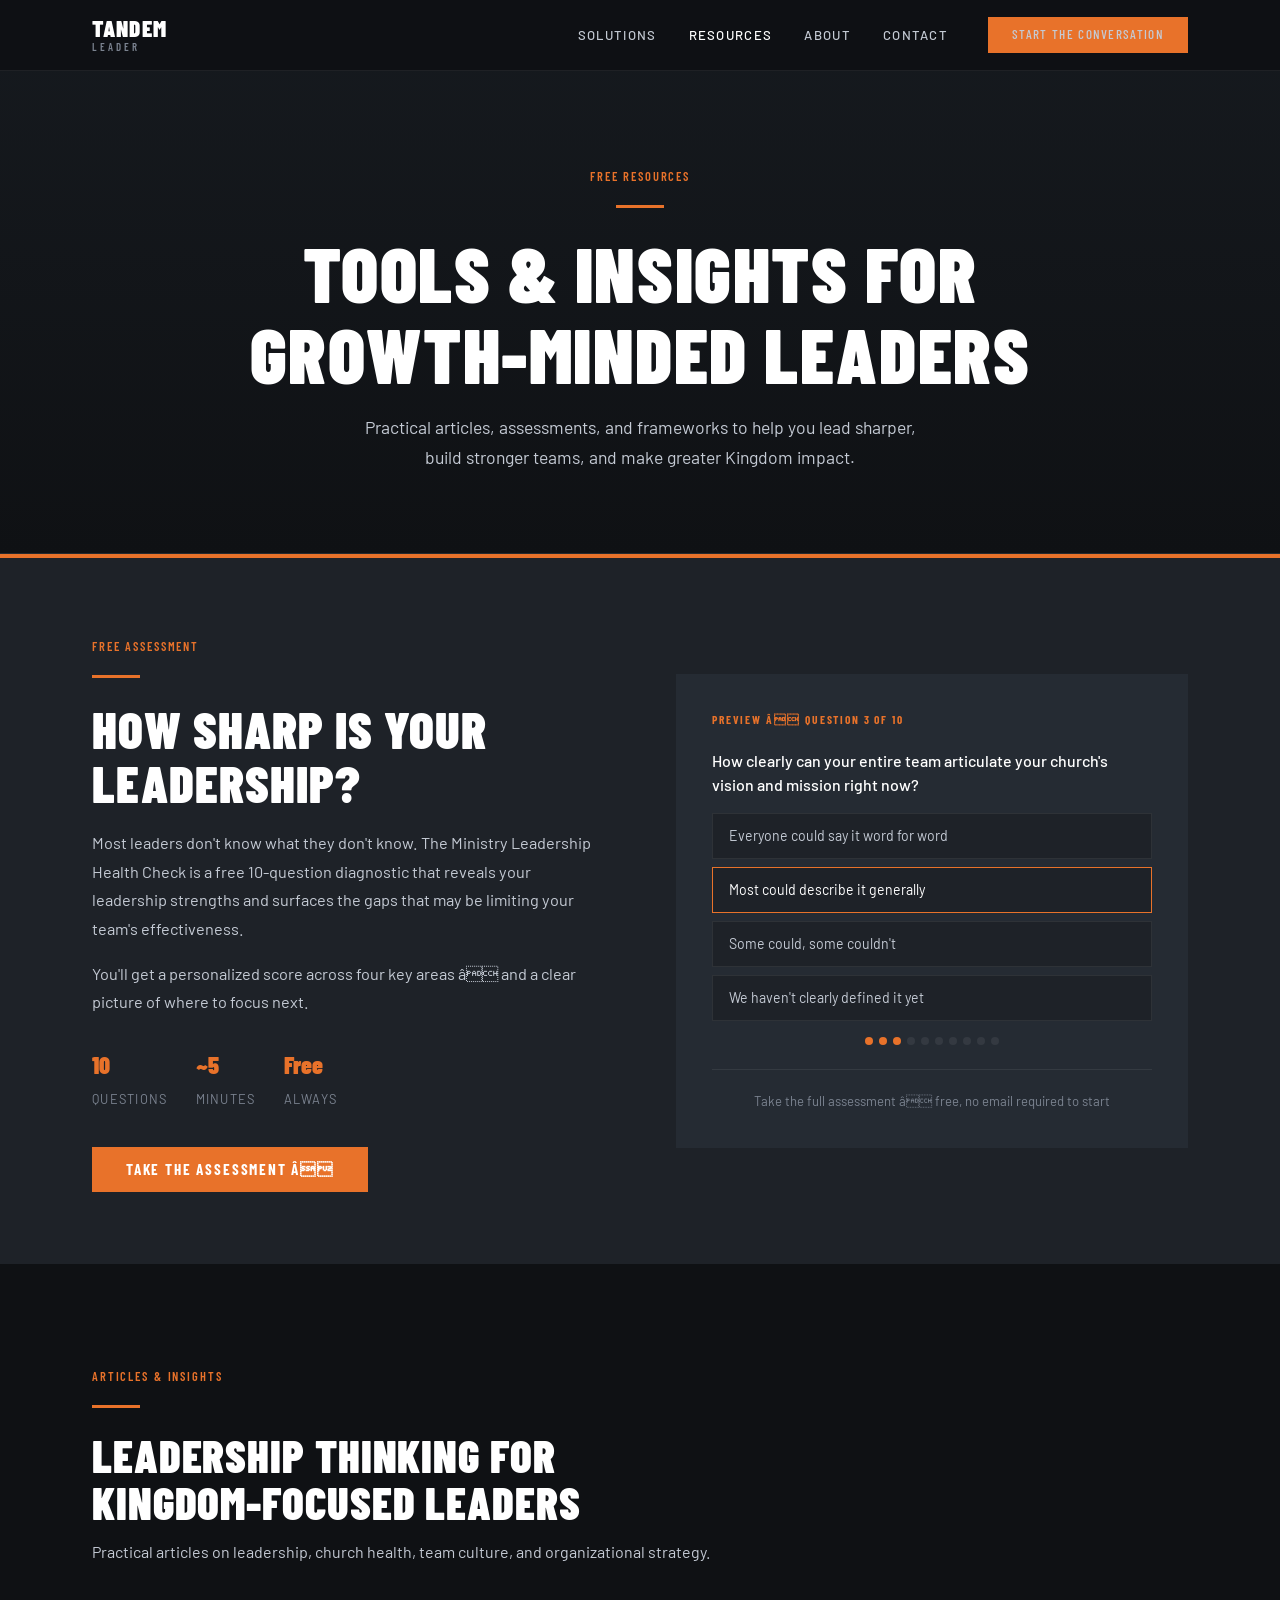
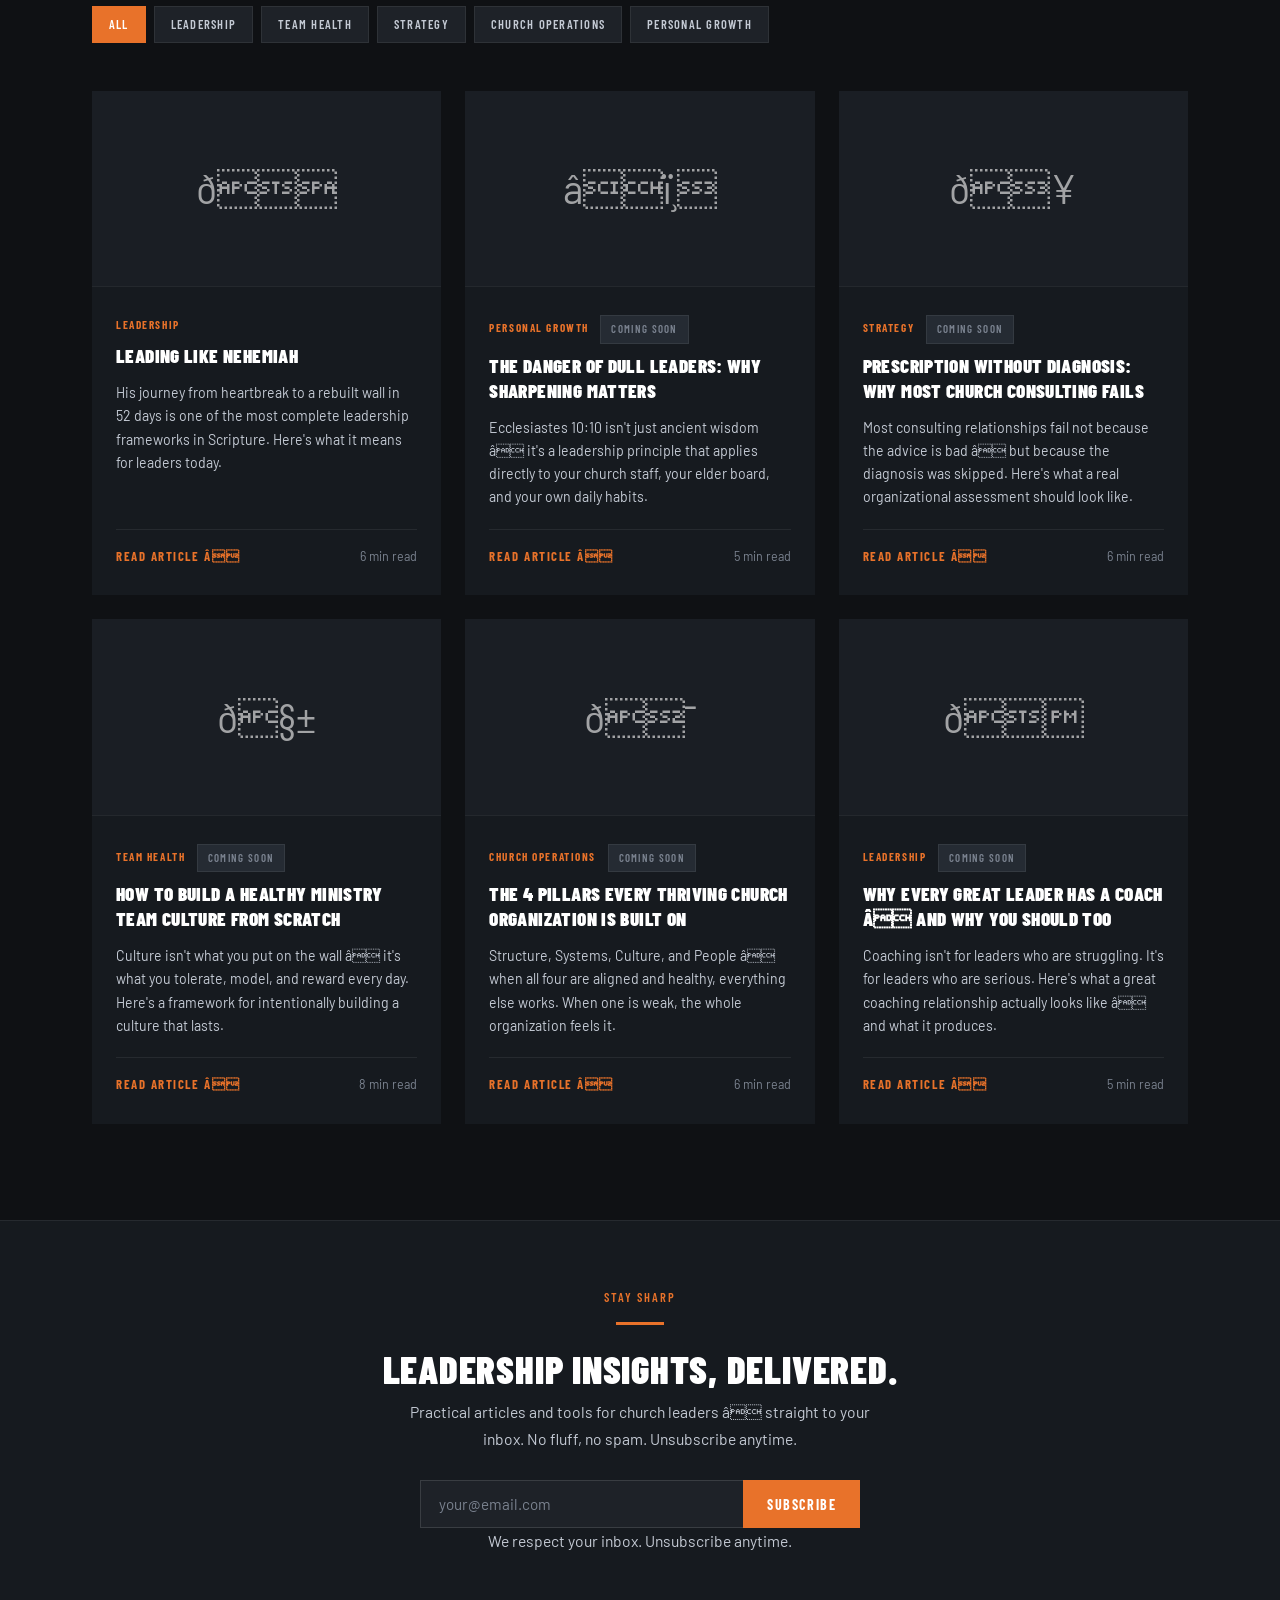
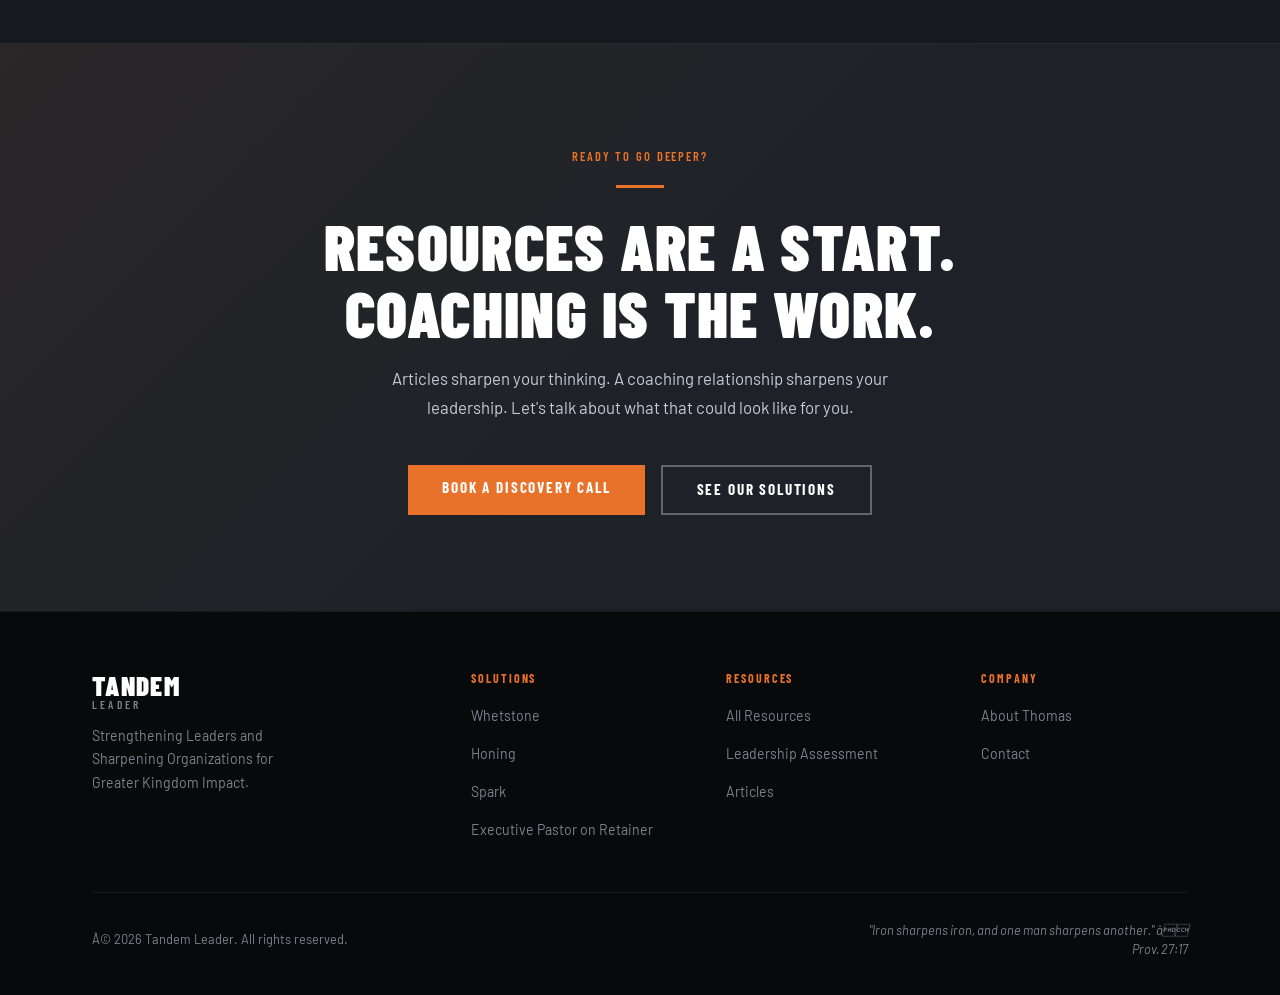
<file: tandem-leader-site/resources.html>
<!DOCTYPE html>
<html lang="en">
<head>
  <meta charset="UTF-8" />
  <meta name="viewport" content="width=device-width, initial-scale=1.0" />
  <title>Resources â Tandem Leader</title>
  <meta name="description" content="Free leadership resources, articles, and tools for church leaders and Christian nonprofit leaders from Tandem Leader." />
  <link rel="stylesheet" href="css/styles.css" />
  <style>
    /* ---- Assessment Feature Block ---- */
    .assessment-feature {
      background: var(--dark-3);
      border-top: 4px solid var(--orange);
      padding: 72px 0;
      margin-bottom: 0;
    }
    .assessment-feature__inner {
      display: grid;
      grid-template-columns: 1fr 1fr;
      gap: 72px;
      align-items: center;
    }
    .assessment-feature__content h2 { font-size: clamp(2.2rem, 4vw, 3.4rem); margin-bottom: 20px; }
    .assessment-feature__content p { color: var(--lgray); font-size: 1.02rem; margin-bottom: 16px; line-height: 1.75; }
    .assessment-feature__meta {
      display: flex; gap: 28px; flex-wrap: wrap;
      margin: 28px 0 36px;
    }
    .assessment-feature__meta-item {
      display: flex; flex-direction: column; gap: 4px;
    }
    .assessment-feature__meta-item strong {
      font-family: 'Barlow Condensed', sans-serif;
      font-weight: 900; font-size: 1.5rem; color: var(--orange);
    }
    .assessment-feature__meta-item span { font-size: 0.8rem; color: var(--gray); text-transform: uppercase; letter-spacing: 0.1em; }

    .assessment-feature__preview {
      background: var(--dark-4);
      padding: 36px;
      position: relative;
    }
    .assessment-feature__preview-label {
      font-family: 'Barlow Condensed', sans-serif;
      font-weight: 700; font-size: 0.72rem;
      text-transform: uppercase; letter-spacing: 0.16em;
      color: var(--orange); margin-bottom: 20px;
    }
    .preview-question {
      font-size: 1rem; color: var(--white);
      margin-bottom: 16px; font-weight: 500; line-height: 1.5;
    }
    .preview-options { display: flex; flex-direction: column; gap: 8px; }
    .preview-option {
      background: var(--dark-3);
      border: 1px solid var(--border);
      padding: 10px 16px;
      font-size: 0.88rem;
      color: var(--lgray);
      cursor: default;
      transition: border-color 0.2s;
    }
    .preview-option.selected {
      border-color: var(--orange);
      color: var(--white);
    }
    .preview-cta {
      margin-top: 24px;
      padding-top: 20px;
      border-top: 1px solid var(--border);
      font-size: 0.82rem; color: var(--gray);
      text-align: center;
    }
    .preview-dots { display: flex; justify-content: center; gap: 6px; margin-top: 16px; }
    .preview-dots span { width: 8px; height: 8px; border-radius: 50%; background: var(--border); }
    .preview-dots span.active { background: var(--orange); }

    /* ---- Topic Tags ---- */
    .topic-tags { display: flex; flex-wrap: wrap; gap: 8px; margin-bottom: 48px; }
    .topic-tag {
      background: var(--dark-3);
      border: 1px solid var(--border);
      padding: 7px 16px;
      font-family: 'Barlow Condensed', sans-serif;
      font-weight: 600; font-size: 0.78rem;
      text-transform: uppercase; letter-spacing: 0.1em;
      color: var(--lgray); cursor: pointer;
      transition: all 0.2s;
    }
    .topic-tag:hover, .topic-tag.active { background: var(--orange); border-color: var(--orange); color: var(--white); }

    /* ---- Blog Grid ---- */
    .blog-section__header { margin-bottom: 40px; }
    .blog-section__header h2 { font-size: clamp(2rem, 3.5vw, 2.8rem); margin-bottom: 12px; }
    .blog-section__header p { color: var(--lgray); font-size: 1rem; }

    .blog-grid {
      display: grid;
      grid-template-columns: repeat(3, 1fr);
      gap: 24px;
    }
    .blog-card {
      background: var(--dark-2);
      display: flex; flex-direction: column;
      transition: background 0.2s;
      position: relative;
      overflow: hidden;
    }
    .blog-card:hover { background: var(--dark-3); }
    .blog-card::after {
      content: '';
      position: absolute; bottom: 0; left: 0; right: 0;
      height: 2px; background: var(--orange);
      transform: scaleX(0); transform-origin: left;
      transition: transform 0.3s;
    }
    .blog-card:hover::after { transform: scaleX(1); }
    .blog-card__img {
      aspect-ratio: 16/9;
      background: var(--dark-3);
      display: flex; align-items: center; justify-content: center;
      font-size: 2.5rem;
      opacity: 0.6;
      border-bottom: 1px solid var(--border);
    }
    .blog-card__body { padding: 28px 24px; flex: 1; display: flex; flex-direction: column; }
    .blog-card__cat {
      font-family: 'Barlow Condensed', sans-serif;
      font-weight: 700; font-size: 0.7rem;
      text-transform: uppercase; letter-spacing: 0.14em;
      color: var(--orange); margin-bottom: 10px;
    }
    .blog-card h3 {
      font-size: 1.2rem; margin-bottom: 12px; line-height: 1.3;
      font-family: 'Barlow Condensed', sans-serif;
      font-weight: 900; text-transform: uppercase; letter-spacing: 0.02em;
    }
    .blog-card p { font-size: 0.88rem; color: var(--lgray); line-height: 1.65; flex: 1; margin-bottom: 20px; }
    .blog-card__footer {
      display: flex; align-items: center; justify-content: space-between;
      padding-top: 16px; border-top: 1px solid var(--border);
    }
    .blog-card__read {
      font-family: 'Barlow Condensed', sans-serif;
      font-weight: 700; font-size: 0.8rem;
      text-transform: uppercase; letter-spacing: 0.12em;
      color: var(--orange);
    }
    .blog-card__read::after { content: ' â'; }
    .blog-card__time { font-size: 0.78rem; color: var(--gray); }

    /* ---- Coming Soon Badge ---- */
    .badge-coming-soon {
      display: inline-block;
      background: var(--dark-4);
      border: 1px solid var(--border);
      padding: 4px 10px;
      font-family: 'Barlow Condensed', sans-serif;
      font-weight: 600; font-size: 0.68rem;
      text-transform: uppercase; letter-spacing: 0.12em;
      color: var(--gray);
      margin-left: 8px;
      vertical-align: middle;
    }

    /* ---- Newsletter Strip ---- */
    .newsletter {
      background: var(--dark-2);
      padding: 60px 0;
      text-align: center;
      border-top: 1px solid var(--border);
      border-bottom: 1px solid var(--border);
    }
    .newsletter h2 { font-size: clamp(1.8rem, 3vw, 2.6rem); margin-bottom: 10px; }
    .newsletter p { color: var(--lgray); max-width: 480px; margin: 0 auto 28px; font-size: 0.98rem; }
    .newsletter__form {
      display: flex; gap: 0; max-width: 440px; margin: 0 auto;
    }
    .newsletter__form input {
      flex: 1;
      background: var(--dark-3);
      border: 1px solid rgba(255,255,255,0.12);
      border-right: none;
      color: var(--white);
      padding: 14px 18px;
      font-family: 'Barlow', sans-serif;
      font-size: 0.95rem;
      outline: none;
    }
    .newsletter__form input::placeholder { color: var(--gray); }
    .newsletter__form input:focus { border-color: var(--orange); }
    .newsletter__form button {
      background: var(--orange);
      color: var(--white);
      border: none;
      padding: 14px 24px;
      font-family: 'Barlow Condensed', sans-serif;
      font-weight: 700; font-size: 0.88rem;
      text-transform: uppercase; letter-spacing: 0.1em;
      cursor: pointer; white-space: nowrap;
      transition: background 0.2s;
    }
    .newsletter__form button:hover { background: var(--orange-d); }
    .newsletter__note { font-size: 0.78rem; color: var(--gray); margin-top: 12px; }

    @media (max-width: 900px) {
      .assessment-feature__inner { grid-template-columns: 1fr; gap: 40px; }
      .blog-grid { grid-template-columns: 1fr 1fr; }
    }
    @media (max-width: 560px) {
      .blog-grid { grid-template-columns: 1fr; }
      .newsletter__form { flex-direction: column; }
      .newsletter__form input { border-right: 1px solid rgba(255,255,255,0.12); border-bottom: none; }
    }
  </style>
</head>
<body>

  <!-- NAV -->
  <nav class="nav">
    <div class="container">
      <div class="nav__inner">
        <a href="index.html" class="nav__logo">Tandem<span>Leader</span></a>
        <div class="nav__links">
          <a href="solutions.html">Solutions</a>
          <a href="resources.html" class="active">Resources</a>
          <a href="about.html">About</a>
          <a href="contact.html">Contact</a>
          <a href="contact.html" class="btn btn--primary btn--sm nav__cta">Start the Conversation</a>
        </div>
      </div>
    </div>
  </nav>

  <!-- PAGE HERO -->
  <div class="page-hero">
    <div class="container">
      <span class="label">Free Resources</span>
      <div class="orange-rule orange-rule--center" style="margin-top:16px;"></div>
      <h1>Tools &amp; Insights for<br />Growth-Minded Leaders</h1>
      <p>Practical articles, assessments, and frameworks to help you lead sharper, build stronger teams, and make greater Kingdom impact.</p>
    </div>
  </div>

  <!-- ASSESSMENT FEATURE -->
  <section class="assessment-feature">
    <div class="container">
      <div class="assessment-feature__inner">
        <div class="assessment-feature__content">
          <span class="label">Free Assessment</span>
          <div class="orange-rule" style="margin-top:16px;"></div>
          <h2>How Sharp Is Your Leadership?</h2>
          <p>Most leaders don't know what they don't know. The Ministry Leadership Health Check is a free 10-question diagnostic that reveals your leadership strengths and surfaces the gaps that may be limiting your team's effectiveness.</p>
          <p>You'll get a personalized score across four key areas â and a clear picture of where to focus next.</p>
          <div class="assessment-feature__meta">
            <div class="assessment-feature__meta-item">
              <strong>10</strong>
              <span>Questions</span>
            </div>
            <div class="assessment-feature__meta-item">
              <strong>~5</strong>
              <span>Minutes</span>
            </div>
            <div class="assessment-feature__meta-item">
              <strong>Free</strong>
              <span>Always</span>
            </div>
          </div>
          <a href="assessment.html" class="btn btn--primary">Take the Assessment â</a>
        </div>

        <div class="assessment-feature__preview">
          <div class="assessment-feature__preview-label">Preview â Question 3 of 10</div>
          <p class="preview-question">How clearly can your entire team articulate your church's vision and mission right now?</p>
          <div class="preview-options">
            <div class="preview-option">Everyone could say it word for word</div>
            <div class="preview-option selected">Most could describe it generally</div>
            <div class="preview-option">Some could, some couldn't</div>
            <div class="preview-option">We haven't clearly defined it yet</div>
          </div>
          <div class="preview-dots">
            <span class="active"></span><span class="active"></span><span class="active"></span>
            <span></span><span></span><span></span><span></span><span></span><span></span><span></span>
          </div>
          <div class="preview-cta">Take the full assessment â free, no email required to start</div>
        </div>
      </div>
    </div>
  </section>

  <!-- BLOG SECTION -->
  <section class="section">
    <div class="container">
      <div class="blog-section__header">
        <span class="label">Articles &amp; Insights</span>
        <div class="orange-rule" style="margin-top:16px;"></div>
        <h2>Leadership Thinking for<br />Kingdom-Focused Leaders</h2>
        <p>Practical articles on leadership, church health, team culture, and organizational strategy.</p>
      </div>

      <div class="topic-tags">
        <div class="topic-tag active">All</div>
        <div class="topic-tag">Leadership</div>
        <div class="topic-tag">Team Health</div>
        <div class="topic-tag">Strategy</div>
        <div class="topic-tag">Church Operations</div>
        <div class="topic-tag">Personal Growth</div>
      </div>

      <div class="blog-grid">

        <a href="blog/leading-like-nehemiah.html" class="blog-card" style="text-decoration:none;">
          <div class="blog-card__img">ð</div>
          <div class="blog-card__body">
            <div class="blog-card__cat">Leadership</div>
            <h3>Leading Like Nehemiah</h3>
            <p>His journey from heartbreak to a rebuilt wall in 52 days is one of the most complete leadership frameworks in Scripture. Here's what it means for leaders today.</p>
            <div class="blog-card__footer">
              <span class="blog-card__read">Read Article</span>
              <span class="blog-card__time">6 min read</span>
            </div>
          </div>
        </a>

        <a href="#" class="blog-card" style="text-decoration:none;">
          <div class="blog-card__img">âï¸</div>
          <div class="blog-card__body">
            <div class="blog-card__cat">Personal Growth <span class="badge-coming-soon">Coming Soon</span></div>
            <h3>The Danger of Dull Leaders: Why Sharpening Matters</h3>
            <p>Ecclesiastes 10:10 isn't just ancient wisdom â it's a leadership principle that applies directly to your church staff, your elder board, and your own daily habits.</p>
            <div class="blog-card__footer">
              <span class="blog-card__read">Read Article</span>
              <span class="blog-card__time">5 min read</span>
            </div>
          </div>
        </a>

        <a href="#" class="blog-card" style="text-decoration:none;">
          <div class="blog-card__img">ð¥</div>
          <div class="blog-card__body">
            <div class="blog-card__cat">Strategy <span class="badge-coming-soon">Coming Soon</span></div>
            <h3>Prescription Without Diagnosis: Why Most Church Consulting Fails</h3>
            <p>Most consulting relationships fail not because the advice is bad â but because the diagnosis was skipped. Here's what a real organizational assessment should look like.</p>
            <div class="blog-card__footer">
              <span class="blog-card__read">Read Article</span>
              <span class="blog-card__time">6 min read</span>
            </div>
          </div>
        </a>

        <a href="#" class="blog-card" style="text-decoration:none;">
          <div class="blog-card__img">ð§±</div>
          <div class="blog-card__body">
            <div class="blog-card__cat">Team Health <span class="badge-coming-soon">Coming Soon</span></div>
            <h3>How to Build a Healthy Ministry Team Culture From Scratch</h3>
            <p>Culture isn't what you put on the wall â it's what you tolerate, model, and reward every day. Here's a framework for intentionally building a culture that lasts.</p>
            <div class="blog-card__footer">
              <span class="blog-card__read">Read Article</span>
              <span class="blog-card__time">8 min read</span>
            </div>
          </div>
        </a>

        <a href="#" class="blog-card" style="text-decoration:none;">
          <div class="blog-card__img">ð¯</div>
          <div class="blog-card__body">
            <div class="blog-card__cat">Church Operations <span class="badge-coming-soon">Coming Soon</span></div>
            <h3>The 4 Pillars Every Thriving Church Organization Is Built On</h3>
            <p>Structure, Systems, Culture, and People â when all four are aligned and healthy, everything else works. When one is weak, the whole organization feels it.</p>
            <div class="blog-card__footer">
              <span class="blog-card__read">Read Article</span>
              <span class="blog-card__time">6 min read</span>
            </div>
          </div>
        </a>

        <a href="#" class="blog-card" style="text-decoration:none;">
          <div class="blog-card__img">ð</div>
          <div class="blog-card__body">
            <div class="blog-card__cat">Leadership <span class="badge-coming-soon">Coming Soon</span></div>
            <h3>Why Every Great Leader Has a Coach â And Why You Should Too</h3>
            <p>Coaching isn't for leaders who are struggling. It's for leaders who are serious. Here's what a great coaching relationship actually looks like â and what it produces.</p>
            <div class="blog-card__footer">
              <span class="blog-card__read">Read Article</span>
              <span class="blog-card__time">5 min read</span>
            </div>
          </div>
        </a>

      </div>
    </div>
  </section>

  <!-- NEWSLETTER -->
  <section class="newsletter">
    <div class="container">
      <span class="label">Stay Sharp</span>
      <div class="orange-rule orange-rule--center" style="margin-top:12px;"></div>
      <h2>Leadership Insights, Delivered.</h2>
      <p>Practical articles and tools for church leaders â straight to your inbox. No fluff, no spam. Unsubscribe anytime.</p>
      <form name="newsletter" method="POST" data-netlify="true" class="newsletter__form">
        <input type="hidden" name="form-name" value="newsletter" />
        <input type="email" name="email" placeholder="your@email.com" required />
        <button type="submit">Subscribe</button>
      </form>
      <p class="newsletter__note">We respect your inbox. Unsubscribe anytime.</p>
    </div>
  </section>

  <!-- CTA BANNER -->
  <section class="cta-banner">
    <div class="container">
      <div class="cta-banner__inner">
        <span class="label">Ready to Go Deeper?</span>
        <div class="orange-rule orange-rule--center" style="margin-top:16px;"></div>
        <h2>Resources Are a Start.<br />Coaching Is the Work.</h2>
        <p>Articles sharpen your thinking. A coaching relationship sharpens your leadership. Let's talk about what that could look like for you.</p>
        <div class="cta-banner__btns">
          <a href="contact.html" class="btn btn--primary">Book a Discovery Call</a>
          <a href="solutions.html" class="btn btn--outline">See Our Solutions</a>
        </div>
      </div>
    </div>
  </section>

  <!-- FOOTER -->
  <footer class="footer">
    <div class="container">
      <div class="footer__top">
        <div>
          <div class="footer__logo">Tandem<span>Leader</span></div>
          <p class="footer__tagline">Strengthening Leaders and Sharpening Organizations for Greater Kingdom Impact.</p>
        </div>
        <div class="footer__col">
          <h4>Solutions</h4>
          <ul>
            <li><a href="solutions.html#whetstone">Whetstone</a></li>
            <li><a href="solutions.html#honing">Honing</a></li>
            <li><a href="solutions.html#spark">Spark</a></li>
            <li><a href="solutions.html#xp-retainer">Executive Pastor on Retainer</a></li>
          </ul>
        </div>
        <div class="footer__col">
          <h4>Resources</h4>
          <ul>
            <li><a href="resources.html">All Resources</a></li>
            <li><a href="assessment.html">Leadership Assessment</a></li>
            <li><a href="resources.html">Articles</a></li>
          </ul>
        </div>
        <div class="footer__col">
          <h4>Company</h4>
          <ul>
            <li><a href="about.html">About Thomas</a></li>
            <li><a href="contact.html">Contact</a></li>
          </ul>
        </div>
      </div>
      <div class="footer__bottom">
        <span>Â© 2026 Tandem Leader. All rights reserved.</span>
        <p class="footer__scripture">"Iron sharpens iron, and one man sharpens another." â Prov. 27:17</p>
      </div>
    </div>
  </footer>

</body>
</html>
</file>
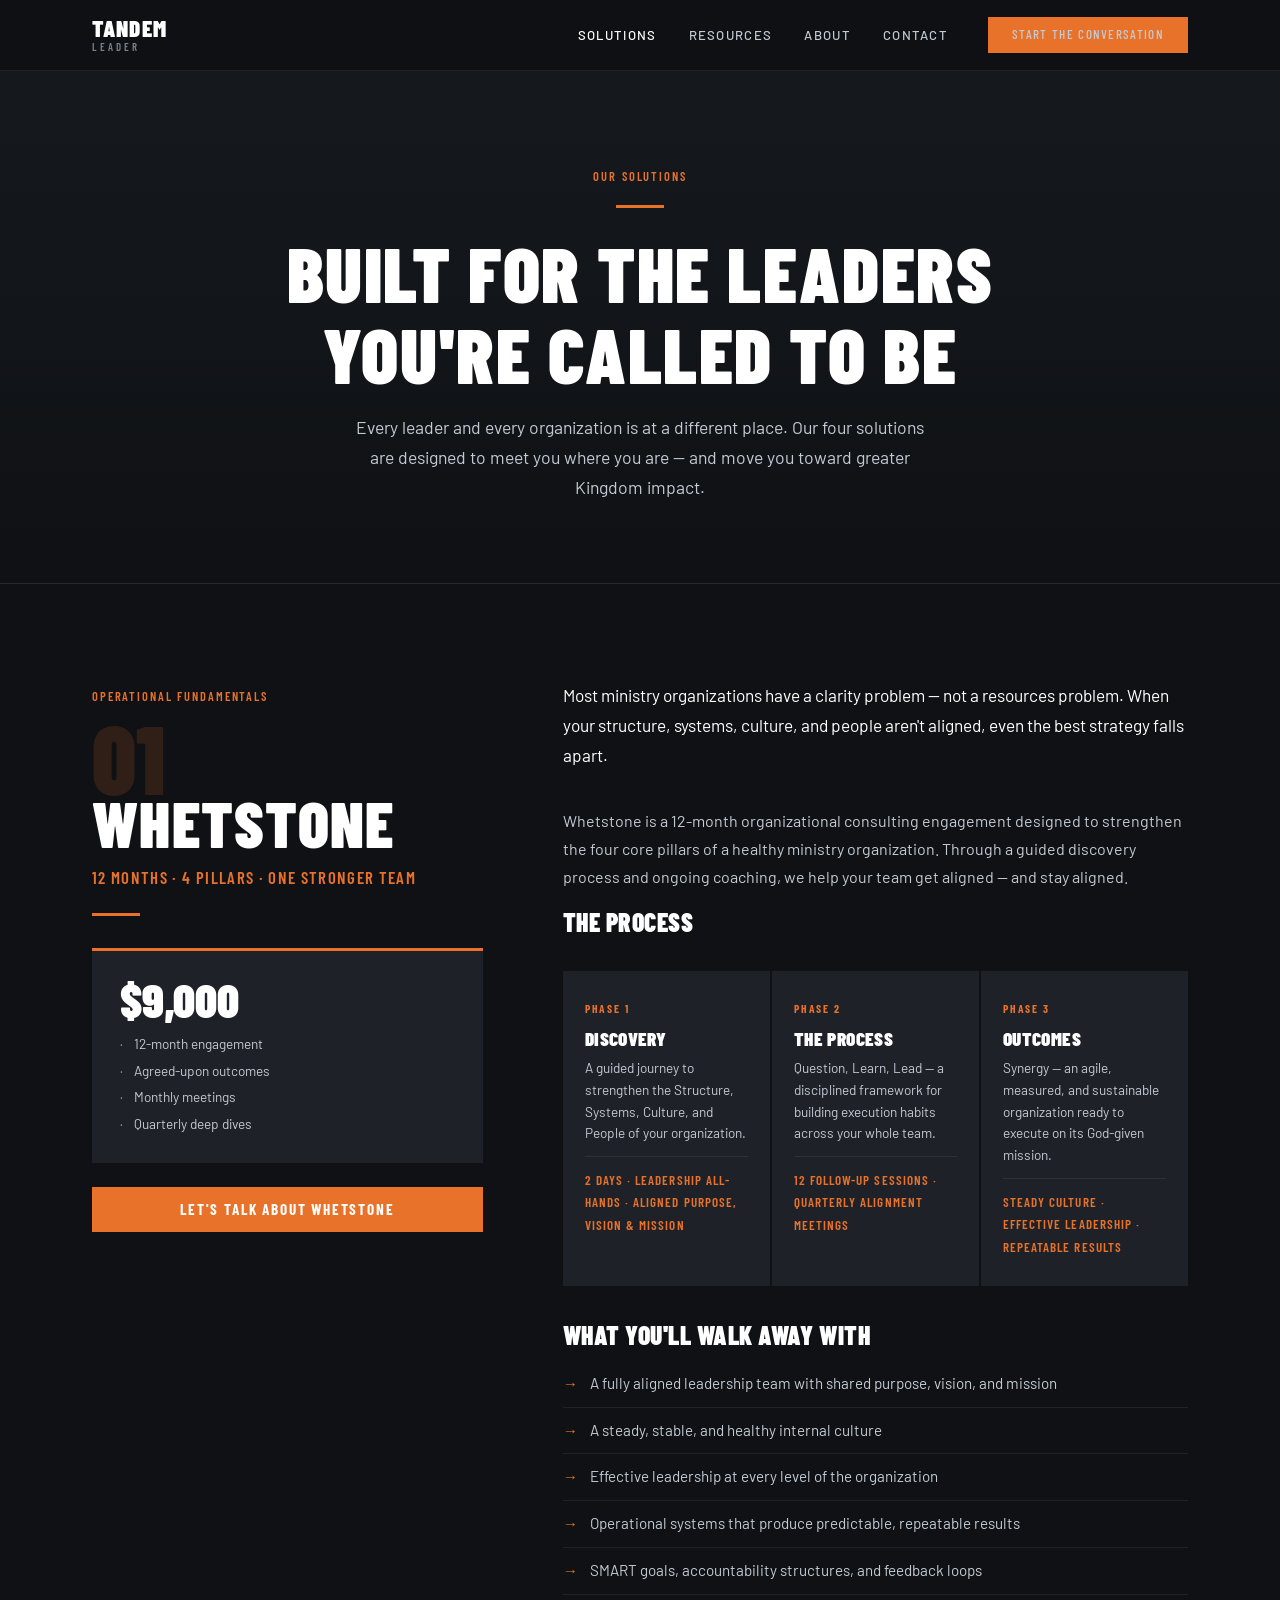
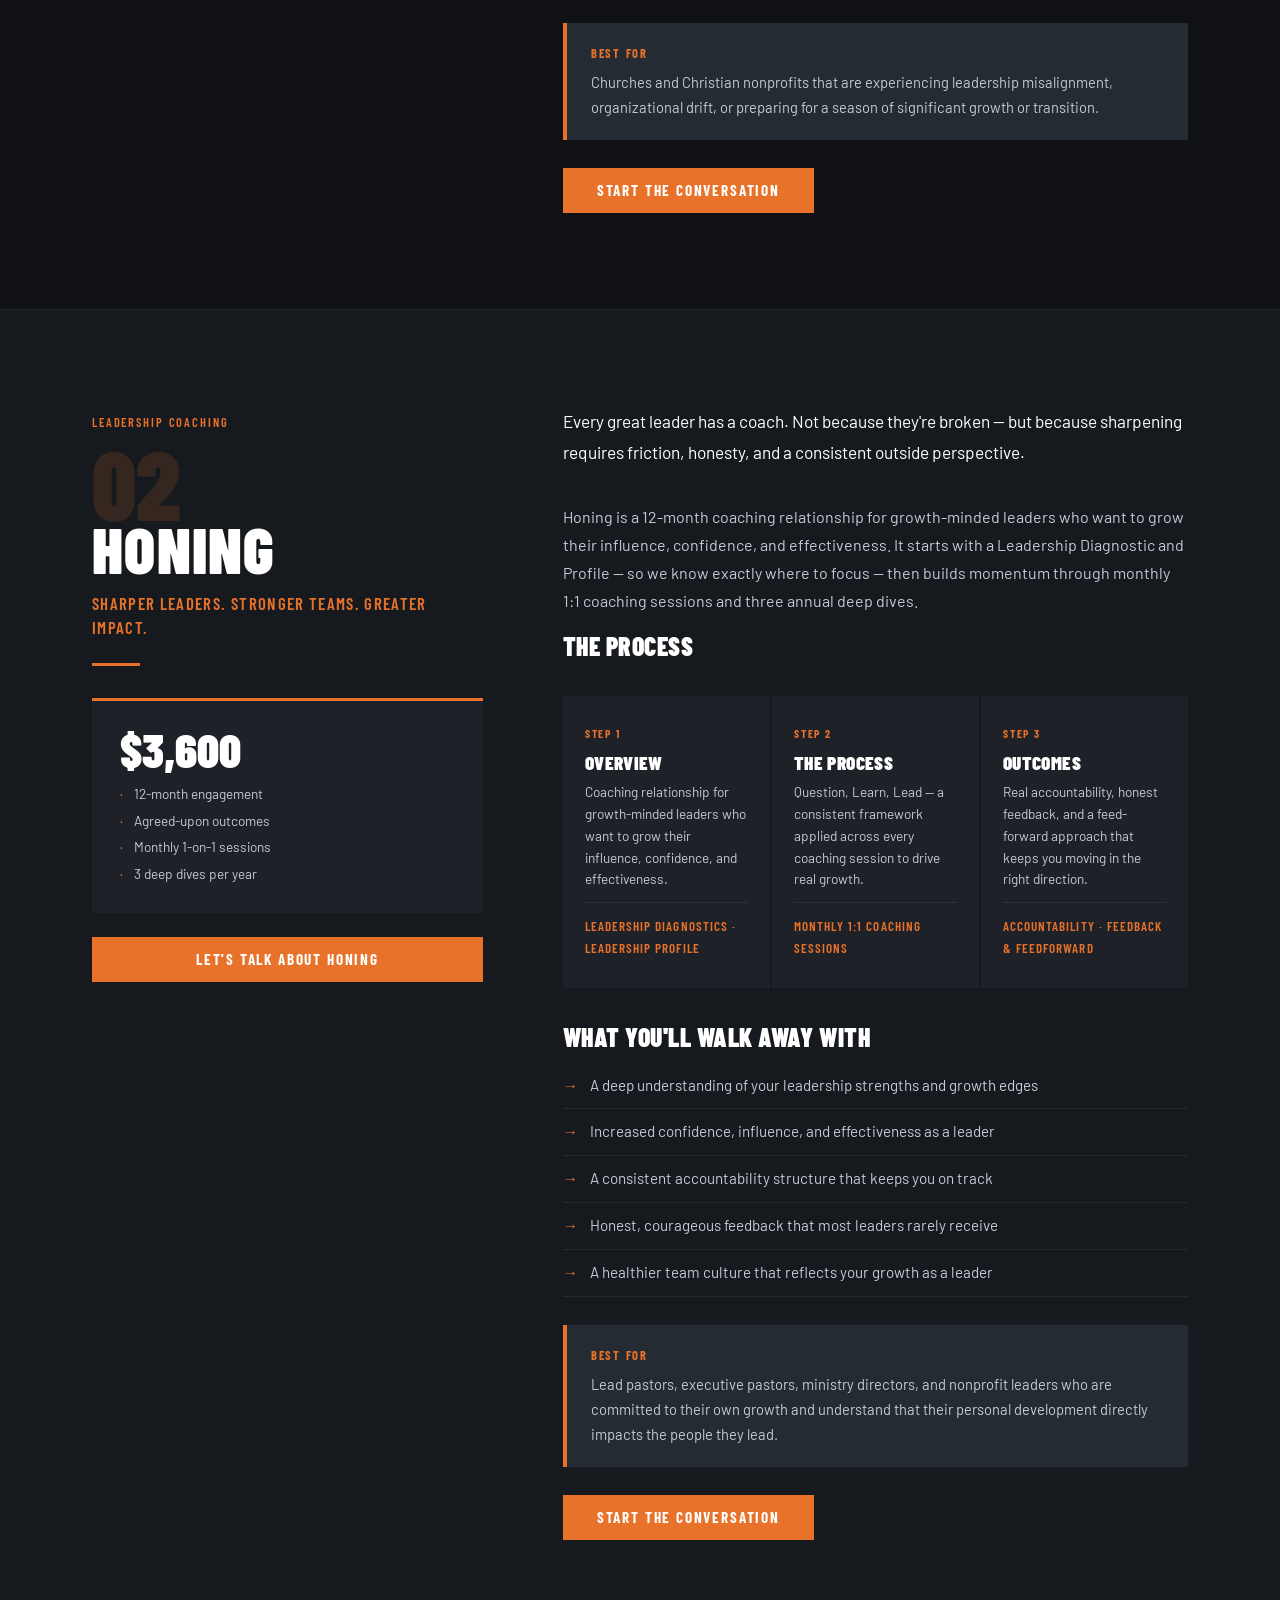
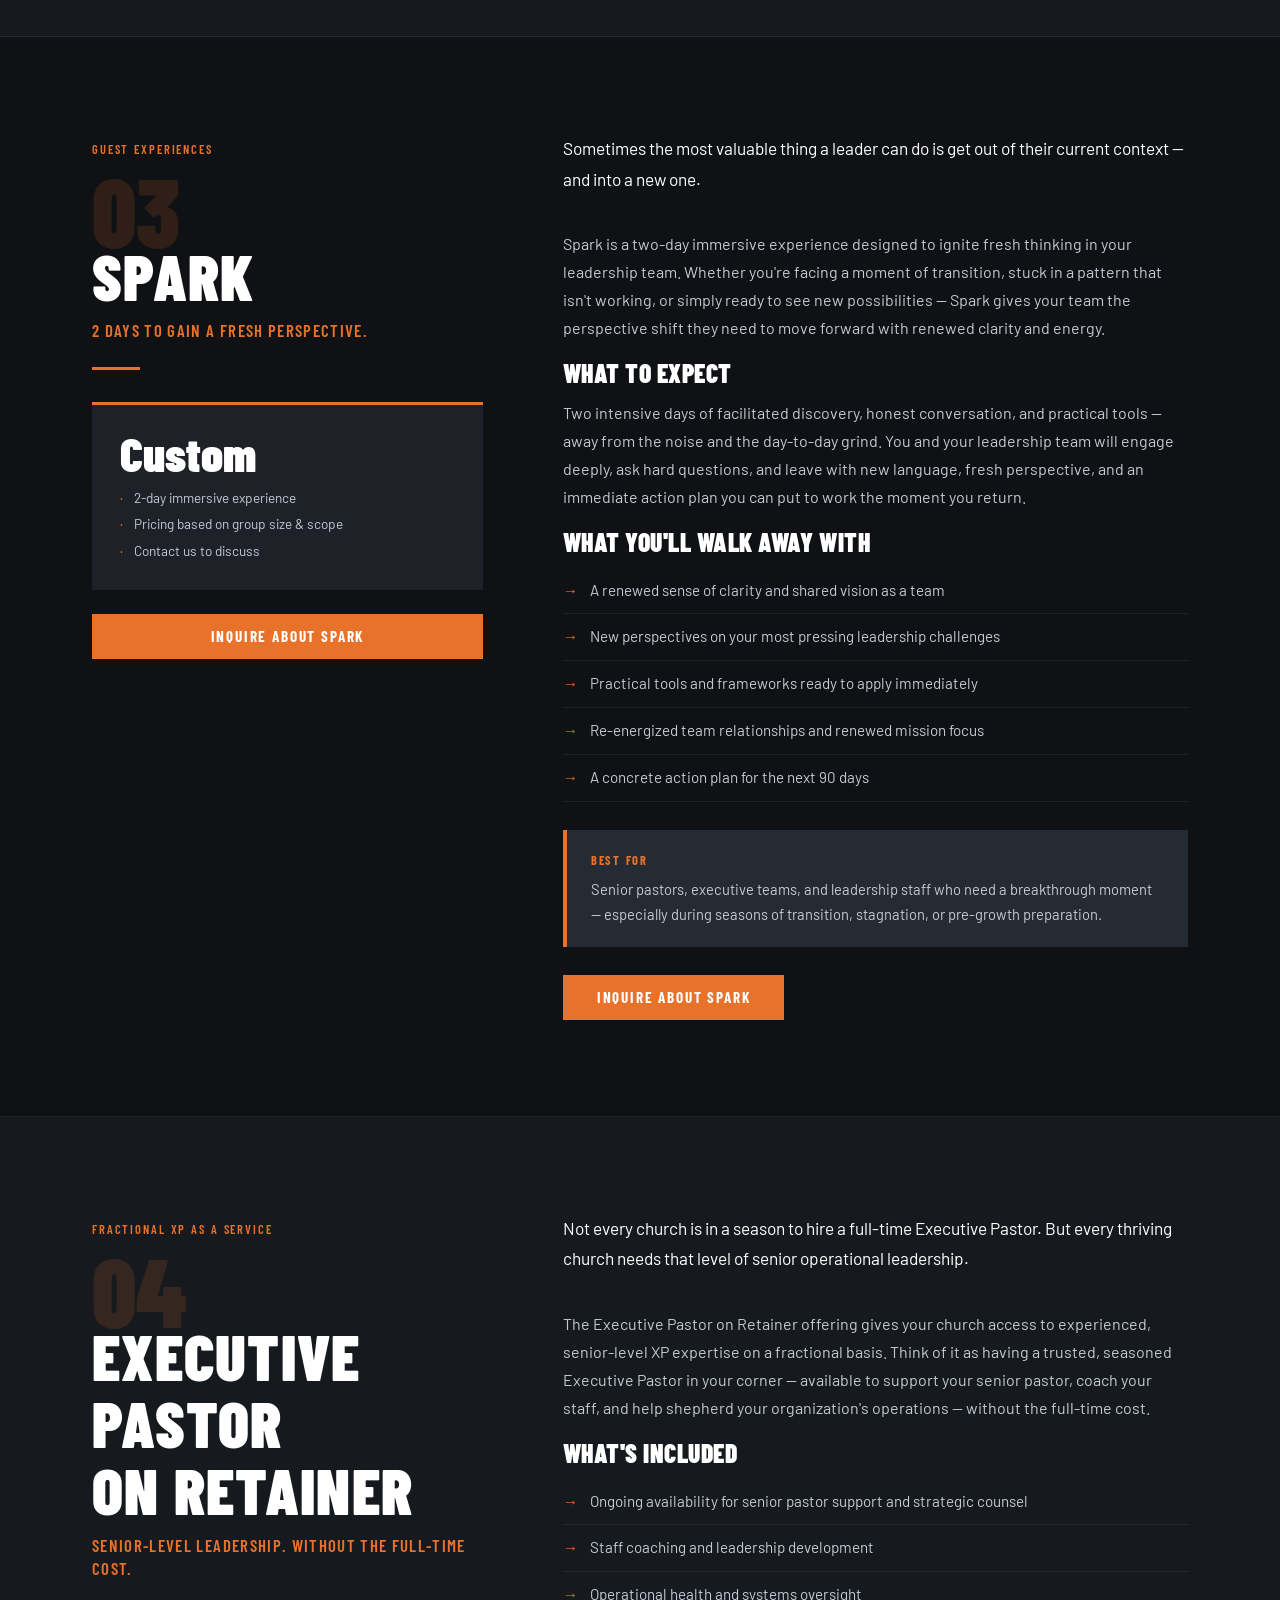
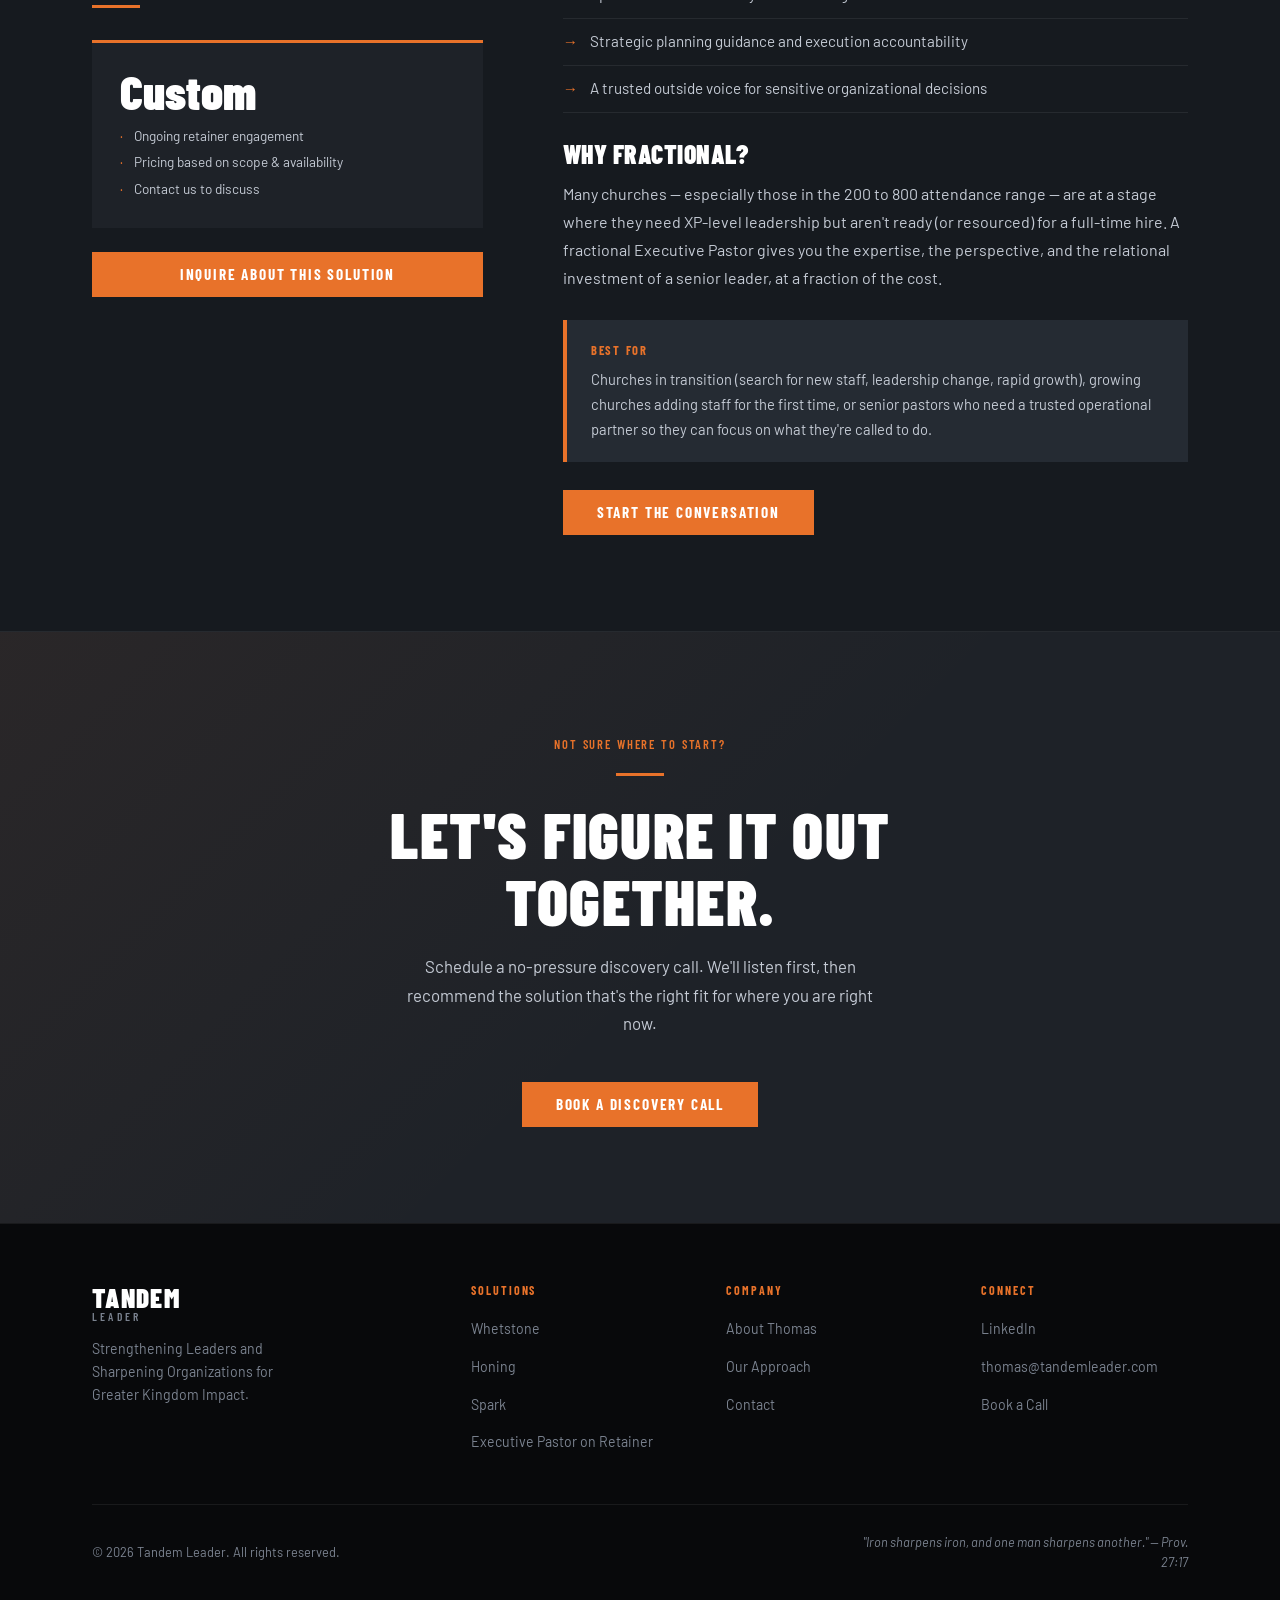
<file: tandem-leader-site/solutions.html>
<!DOCTYPE html>
<html lang="en">
<head>
  <meta charset="UTF-8" />
  <meta name="viewport" content="width=device-width, initial-scale=1.0" />
  <title>Solutions — Tandem Leader</title>
  <meta name="description" content="Tandem Leader offers four solutions for church leaders: Whetstone, Honing, Spark, and Executive Pastor on Retainer." />
  <link rel="stylesheet" href="css/styles.css" />
  <style>
    /* ---- Solution Section ---- */
    .solution {
      padding: 96px 0;
      border-bottom: 1px solid var(--border);
    }
    .solution:nth-child(even) { background: var(--dark-2); }

    .solution__inner { display: grid; grid-template-columns: 1fr 1.6fr; gap: 80px; align-items: start; }
    .solution__sidebar { position: sticky; top: 100px; }
    .solution__num {
      font-family: 'Barlow Condensed', sans-serif; font-weight: 900;
      font-size: 6rem; color: var(--orange); opacity: 0.15; line-height: 1;
      margin-bottom: -16px;
    }
    .solution__name { font-size: clamp(3rem, 5vw, 4.5rem); margin-bottom: 10px; }
    .solution__tagline {
      color: var(--orange);
      font-family: 'Barlow Condensed', sans-serif; font-weight: 600;
      font-size: 1.05rem; text-transform: uppercase; letter-spacing: 0.08em;
      margin-bottom: 24px; line-height: 1.4;
    }
    .solution__price {
      background: var(--dark-3);
      border-top: 3px solid var(--orange);
      padding: 24px 28px;
      margin-top: 32px;
    }
    .solution__price-amount {
      font-family: 'Barlow Condensed', sans-serif; font-weight: 900;
      font-size: 3rem; color: var(--white); line-height: 1; margin-bottom: 10px;
    }
    .solution__price-details { font-size: 0.85rem; color: var(--lgray); line-height: 1.65; }
    .solution__price-details li { margin-bottom: 4px; list-style: none; padding-left: 14px; position: relative; }
    .solution__price-details li::before { content: '·'; position: absolute; left: 0; color: var(--orange); }

    /* ---- Solution Body ---- */
    .solution__body h3 { font-size: 1.6rem; margin-bottom: 12px; }
    .solution__body p { color: var(--lgray); margin-bottom: 18px; font-size: 1rem; line-height: 1.75; }
    .solution__body .intro { font-size: 1.08rem; color: var(--white); margin-bottom: 36px; }

    .process-row {
      display: grid; grid-template-columns: repeat(3, 1fr); gap: 2px;
      margin: 36px 0;
    }
    .process-cell {
      background: var(--dark-3);
      padding: 28px 22px;
    }
    .process-cell__phase {
      font-family: 'Barlow Condensed', sans-serif; font-weight: 700;
      font-size: 0.72rem; text-transform: uppercase; letter-spacing: 0.16em;
      color: var(--orange); margin-bottom: 10px;
    }
    .process-cell h4 { font-size: 1.2rem; margin-bottom: 8px; }
    .process-cell p { font-size: 0.85rem; color: var(--lgray); line-height: 1.6; margin: 0; }
    .process-cell__detail {
      margin-top: 12px; padding-top: 12px; border-top: 1px solid var(--border);
      font-size: 0.82rem; color: var(--orange);
      font-family: 'Barlow Condensed', sans-serif; font-weight: 600;
      text-transform: uppercase; letter-spacing: 0.08em;
    }

    .outcomes-list {
      list-style: none;
      margin: 0 0 28px;
    }
    .outcomes-list li {
      padding: 10px 0;
      border-bottom: 1px solid var(--border);
      font-size: 0.95rem;
      color: var(--lgray);
      display: flex; align-items: flex-start; gap: 12px;
    }
    .outcomes-list li::before {
      content: '→';
      color: var(--orange);
      font-family: 'Barlow Condensed', sans-serif;
      font-weight: 700;
      flex-shrink: 0;
    }

    /* ---- Best For ---- */
    .best-for {
      background: var(--dark-4);
      border-left: 4px solid var(--orange);
      padding: 20px 24px;
      margin: 28px 0;
      font-size: 0.92rem;
      color: var(--lgray);
    }
    .best-for strong {
      display: block;
      font-family: 'Barlow Condensed', sans-serif;
      font-weight: 700; font-size: 0.78rem; text-transform: uppercase;
      letter-spacing: 0.14em; color: var(--orange); margin-bottom: 6px;
    }

    @media (max-width: 900px) {
      .solution__inner { grid-template-columns: 1fr; gap: 40px; }
      .solution__sidebar { position: static; }
      .process-row { grid-template-columns: 1fr; }
    }
  </style>
</head>
<body>

  <!-- NAV -->
  <nav class="nav">
    <div class="container">
      <div class="nav__inner">
        <a href="index.html" class="nav__logo">Tandem<span>Leader</span></a>
        <div class="nav__links">
          <a href="solutions.html" class="active">Solutions</a>
          <a href="resources.html">Resources</a>
          <a href="about.html">About</a>
          <a href="contact.html">Contact</a>
          <a href="contact.html" class="btn btn--primary btn--sm nav__cta">Start the Conversation</a>
        </div>
      </div>
    </div>
  </nav>

  <!-- PAGE HERO -->
  <div class="page-hero">
    <div class="container">
      <span class="label">Our Solutions</span>
      <div class="orange-rule orange-rule--center" style="margin-top:16px;"></div>
      <h1>Built for the Leaders<br />You're Called to Be</h1>
      <p>Every leader and every organization is at a different place. Our four solutions are designed to meet you where you are — and move you toward greater Kingdom impact.</p>
    </div>
  </div>

  <!-- WHETSTONE -->
  <section class="solution" id="whetstone">
    <div class="container">
      <div class="solution__inner">
        <div class="solution__sidebar">
          <span class="label">Operational Fundamentals</span>
          <div class="solution__num">01</div>
          <h2 class="solution__name">Whetstone</h2>
          <div class="solution__tagline">12 Months · 4 Pillars · One Stronger Team</div>
          <div class="orange-rule"></div>
          <div class="solution__price">
            <div class="solution__price-amount">$9,000</div>
            <ul class="solution__price-details">
              <li>12-month engagement</li>
              <li>Agreed-upon outcomes</li>
              <li>Monthly meetings</li>
              <li>Quarterly deep dives</li>
            </ul>
          </div>
          <a href="contact.html" class="btn btn--primary" style="margin-top:24px;width:100%;text-align:center;">Let's Talk About Whetstone</a>
        </div>

        <div class="solution__body">
          <p class="intro">Most ministry organizations have a clarity problem — not a resources problem. When your structure, systems, culture, and people aren't aligned, even the best strategy falls apart.</p>
          <p>Whetstone is a 12-month organizational consulting engagement designed to strengthen the four core pillars of a healthy ministry organization. Through a guided discovery process and ongoing coaching, we help your team get aligned — and stay aligned.</p>

          <h3>The Process</h3>
          <div class="process-row">
            <div class="process-cell">
              <div class="process-cell__phase">Phase 1</div>
              <h4>Discovery</h4>
              <p>A guided journey to strengthen the Structure, Systems, Culture, and People of your organization.</p>
              <div class="process-cell__detail">2 Days · Leadership All-Hands · Aligned Purpose, Vision &amp; Mission</div>
            </div>
            <div class="process-cell">
              <div class="process-cell__phase">Phase 2</div>
              <h4>The Process</h4>
              <p>Question, Learn, Lead — a disciplined framework for building execution habits across your whole team.</p>
              <div class="process-cell__detail">12 Follow-Up Sessions · Quarterly Alignment Meetings</div>
            </div>
            <div class="process-cell">
              <div class="process-cell__phase">Phase 3</div>
              <h4>Outcomes</h4>
              <p>Synergy — an agile, measured, and sustainable organization ready to execute on its God-given mission.</p>
              <div class="process-cell__detail">Steady Culture · Effective Leadership · Repeatable Results</div>
            </div>
          </div>

          <h3>What You'll Walk Away With</h3>
          <ul class="outcomes-list">
            <li>A fully aligned leadership team with shared purpose, vision, and mission</li>
            <li>A steady, stable, and healthy internal culture</li>
            <li>Effective leadership at every level of the organization</li>
            <li>Operational systems that produce predictable, repeatable results</li>
            <li>SMART goals, accountability structures, and feedback loops</li>
          </ul>

          <div class="best-for">
            <strong>Best For</strong>
            Churches and Christian nonprofits that are experiencing leadership misalignment, organizational drift, or preparing for a season of significant growth or transition.
          </div>

          <a href="contact.html" class="btn btn--primary">Start the Conversation</a>
        </div>
      </div>
    </div>
  </section>

  <!-- HONING -->
  <section class="solution" id="honing">
    <div class="container">
      <div class="solution__inner">
        <div class="solution__sidebar">
          <span class="label">Leadership Coaching</span>
          <div class="solution__num">02</div>
          <h2 class="solution__name">Honing</h2>
          <div class="solution__tagline">Sharper Leaders. Stronger Teams. Greater Impact.</div>
          <div class="orange-rule"></div>
          <div class="solution__price">
            <div class="solution__price-amount">$3,600</div>
            <ul class="solution__price-details">
              <li>12-month engagement</li>
              <li>Agreed-upon outcomes</li>
              <li>Monthly 1-on-1 sessions</li>
              <li>3 deep dives per year</li>
            </ul>
          </div>
          <a href="contact.html" class="btn btn--primary" style="margin-top:24px;width:100%;text-align:center;">Let's Talk About Honing</a>
        </div>

        <div class="solution__body">
          <p class="intro">Every great leader has a coach. Not because they're broken — but because sharpening requires friction, honesty, and a consistent outside perspective.</p>
          <p>Honing is a 12-month coaching relationship for growth-minded leaders who want to grow their influence, confidence, and effectiveness. It starts with a Leadership Diagnostic and Profile — so we know exactly where to focus — then builds momentum through monthly 1:1 coaching sessions and three annual deep dives.</p>

          <h3>The Process</h3>
          <div class="process-row">
            <div class="process-cell">
              <div class="process-cell__phase">Step 1</div>
              <h4>Overview</h4>
              <p>Coaching relationship for growth-minded leaders who want to grow their influence, confidence, and effectiveness.</p>
              <div class="process-cell__detail">Leadership Diagnostics · Leadership Profile</div>
            </div>
            <div class="process-cell">
              <div class="process-cell__phase">Step 2</div>
              <h4>The Process</h4>
              <p>Question, Learn, Lead — a consistent framework applied across every coaching session to drive real growth.</p>
              <div class="process-cell__detail">Monthly 1:1 Coaching Sessions</div>
            </div>
            <div class="process-cell">
              <div class="process-cell__phase">Step 3</div>
              <h4>Outcomes</h4>
              <p>Real accountability, honest feedback, and a feed-forward approach that keeps you moving in the right direction.</p>
              <div class="process-cell__detail">Accountability · Feedback &amp; Feedforward</div>
            </div>
          </div>

          <h3>What You'll Walk Away With</h3>
          <ul class="outcomes-list">
            <li>A deep understanding of your leadership strengths and growth edges</li>
            <li>Increased confidence, influence, and effectiveness as a leader</li>
            <li>A consistent accountability structure that keeps you on track</li>
            <li>Honest, courageous feedback that most leaders rarely receive</li>
            <li>A healthier team culture that reflects your growth as a leader</li>
          </ul>

          <div class="best-for">
            <strong>Best For</strong>
            Lead pastors, executive pastors, ministry directors, and nonprofit leaders who are committed to their own growth and understand that their personal development directly impacts the people they lead.
          </div>

          <a href="contact.html" class="btn btn--primary">Start the Conversation</a>
        </div>
      </div>
    </div>
  </section>

  <!-- SPARK -->
  <section class="solution" id="spark">
    <div class="container">
      <div class="solution__inner">
        <div class="solution__sidebar">
          <span class="label">Guest Experiences</span>
          <div class="solution__num">03</div>
          <h2 class="solution__name">Spark</h2>
          <div class="solution__tagline">2 Days to Gain a Fresh Perspective.</div>
          <div class="orange-rule"></div>
          <div class="solution__price">
            <div class="solution__price-amount">Custom</div>
            <ul class="solution__price-details">
              <li>2-day immersive experience</li>
              <li>Pricing based on group size &amp; scope</li>
              <li>Contact us to discuss</li>
            </ul>
          </div>
          <a href="contact.html" class="btn btn--primary" style="margin-top:24px;width:100%;text-align:center;">Inquire About Spark</a>
        </div>

        <div class="solution__body">
          <p class="intro">Sometimes the most valuable thing a leader can do is get out of their current context — and into a new one.</p>
          <p>Spark is a two-day immersive experience designed to ignite fresh thinking in your leadership team. Whether you're facing a moment of transition, stuck in a pattern that isn't working, or simply ready to see new possibilities — Spark gives your team the perspective shift they need to move forward with renewed clarity and energy.</p>

          <h3>What to Expect</h3>
          <p>Two intensive days of facilitated discovery, honest conversation, and practical tools — away from the noise and the day-to-day grind. You and your leadership team will engage deeply, ask hard questions, and leave with new language, fresh perspective, and an immediate action plan you can put to work the moment you return.</p>

          <h3>What You'll Walk Away With</h3>
          <ul class="outcomes-list">
            <li>A renewed sense of clarity and shared vision as a team</li>
            <li>New perspectives on your most pressing leadership challenges</li>
            <li>Practical tools and frameworks ready to apply immediately</li>
            <li>Re-energized team relationships and renewed mission focus</li>
            <li>A concrete action plan for the next 90 days</li>
          </ul>

          <div class="best-for">
            <strong>Best For</strong>
            Senior pastors, executive teams, and leadership staff who need a breakthrough moment — especially during seasons of transition, stagnation, or pre-growth preparation.
          </div>

          <a href="contact.html" class="btn btn--primary">Inquire About Spark</a>
        </div>
      </div>
    </div>
  </section>

  <!-- XP ON RETAINER -->
  <section class="solution" id="xp-retainer">
    <div class="container">
      <div class="solution__inner">
        <div class="solution__sidebar">
          <span class="label">Fractional XP as a Service</span>
          <div class="solution__num">04</div>
          <h2 class="solution__name">Executive Pastor<br />on Retainer</h2>
          <div class="solution__tagline">Senior-Level Leadership. Without the Full-Time Cost.</div>
          <div class="orange-rule"></div>
          <div class="solution__price">
            <div class="solution__price-amount">Custom</div>
            <ul class="solution__price-details">
              <li>Ongoing retainer engagement</li>
              <li>Pricing based on scope &amp; availability</li>
              <li>Contact us to discuss</li>
            </ul>
          </div>
          <a href="contact.html" class="btn btn--primary" style="margin-top:24px;width:100%;text-align:center;">Inquire About This Solution</a>
        </div>

        <div class="solution__body">
          <p class="intro">Not every church is in a season to hire a full-time Executive Pastor. But every thriving church needs that level of senior operational leadership.</p>
          <p>The Executive Pastor on Retainer offering gives your church access to experienced, senior-level XP expertise on a fractional basis. Think of it as having a trusted, seasoned Executive Pastor in your corner — available to support your senior pastor, coach your staff, and help shepherd your organization's operations — without the full-time cost.</p>

          <h3>What's Included</h3>
          <ul class="outcomes-list">
            <li>Ongoing availability for senior pastor support and strategic counsel</li>
            <li>Staff coaching and leadership development</li>
            <li>Operational health and systems oversight</li>
            <li>Strategic planning guidance and execution accountability</li>
            <li>A trusted outside voice for sensitive organizational decisions</li>
          </ul>

          <h3>Why Fractional?</h3>
          <p>Many churches — especially those in the 200 to 800 attendance range — are at a stage where they need XP-level leadership but aren't ready (or resourced) for a full-time hire. A fractional Executive Pastor gives you the expertise, the perspective, and the relational investment of a senior leader, at a fraction of the cost.</p>

          <div class="best-for">
            <strong>Best For</strong>
            Churches in transition (search for new staff, leadership change, rapid growth), growing churches adding staff for the first time, or senior pastors who need a trusted operational partner so they can focus on what they're called to do.
          </div>

          <a href="contact.html" class="btn btn--primary">Start the Conversation</a>
        </div>
      </div>
    </div>
  </section>

  <!-- CTA BANNER -->
  <section class="cta-banner">
    <div class="container">
      <div class="cta-banner__inner">
        <span class="label">Not Sure Where to Start?</span>
        <div class="orange-rule orange-rule--center" style="margin-top:16px;"></div>
        <h2>Let's Figure It Out<br />Together.</h2>
        <p>Schedule a no-pressure discovery call. We'll listen first, then recommend the solution that's the right fit for where you are right now.</p>
        <div class="cta-banner__btns">
          <a href="contact.html" class="btn btn--primary">Book a Discovery Call</a>
        </div>
      </div>
    </div>
  </section>

  <!-- FOOTER -->
  <footer class="footer">
    <div class="container">
      <div class="footer__top">
        <div>
          <div class="footer__logo">Tandem<span>Leader</span></div>
          <p class="footer__tagline">Strengthening Leaders and Sharpening Organizations for Greater Kingdom Impact.</p>
        </div>
        <div class="footer__col">
          <h4>Solutions</h4>
          <ul>
            <li><a href="#whetstone">Whetstone</a></li>
            <li><a href="#honing">Honing</a></li>
            <li><a href="#spark">Spark</a></li>
            <li><a href="#xp-retainer">Executive Pastor on Retainer</a></li>
          </ul>
        </div>
        <div class="footer__col">
          <h4>Company</h4>
          <ul>
            <li><a href="about.html">About Thomas</a></li>
            <li><a href="index.html#process">Our Approach</a></li>
            <li><a href="contact.html">Contact</a></li>
          </ul>
        </div>
        <div class="footer__col">
          <h4>Connect</h4>
          <ul>
            <li><a href="https://www.linkedin.com" target="_blank">LinkedIn</a></li>
            <li><a href="mailto:thomas@tandemleader.com">thomas@tandemleader.com</a></li>
            <li><a href="contact.html">Book a Call</a></li>
          </ul>
        </div>
      </div>
      <div class="footer__bottom">
        <span>© 2026 Tandem Leader. All rights reserved.</span>
        <p class="footer__scripture">"Iron sharpens iron, and one man sharpens another." — Prov. 27:17</p>
      </div>
    </div>
  </footer>

</body>
</html>
</file>
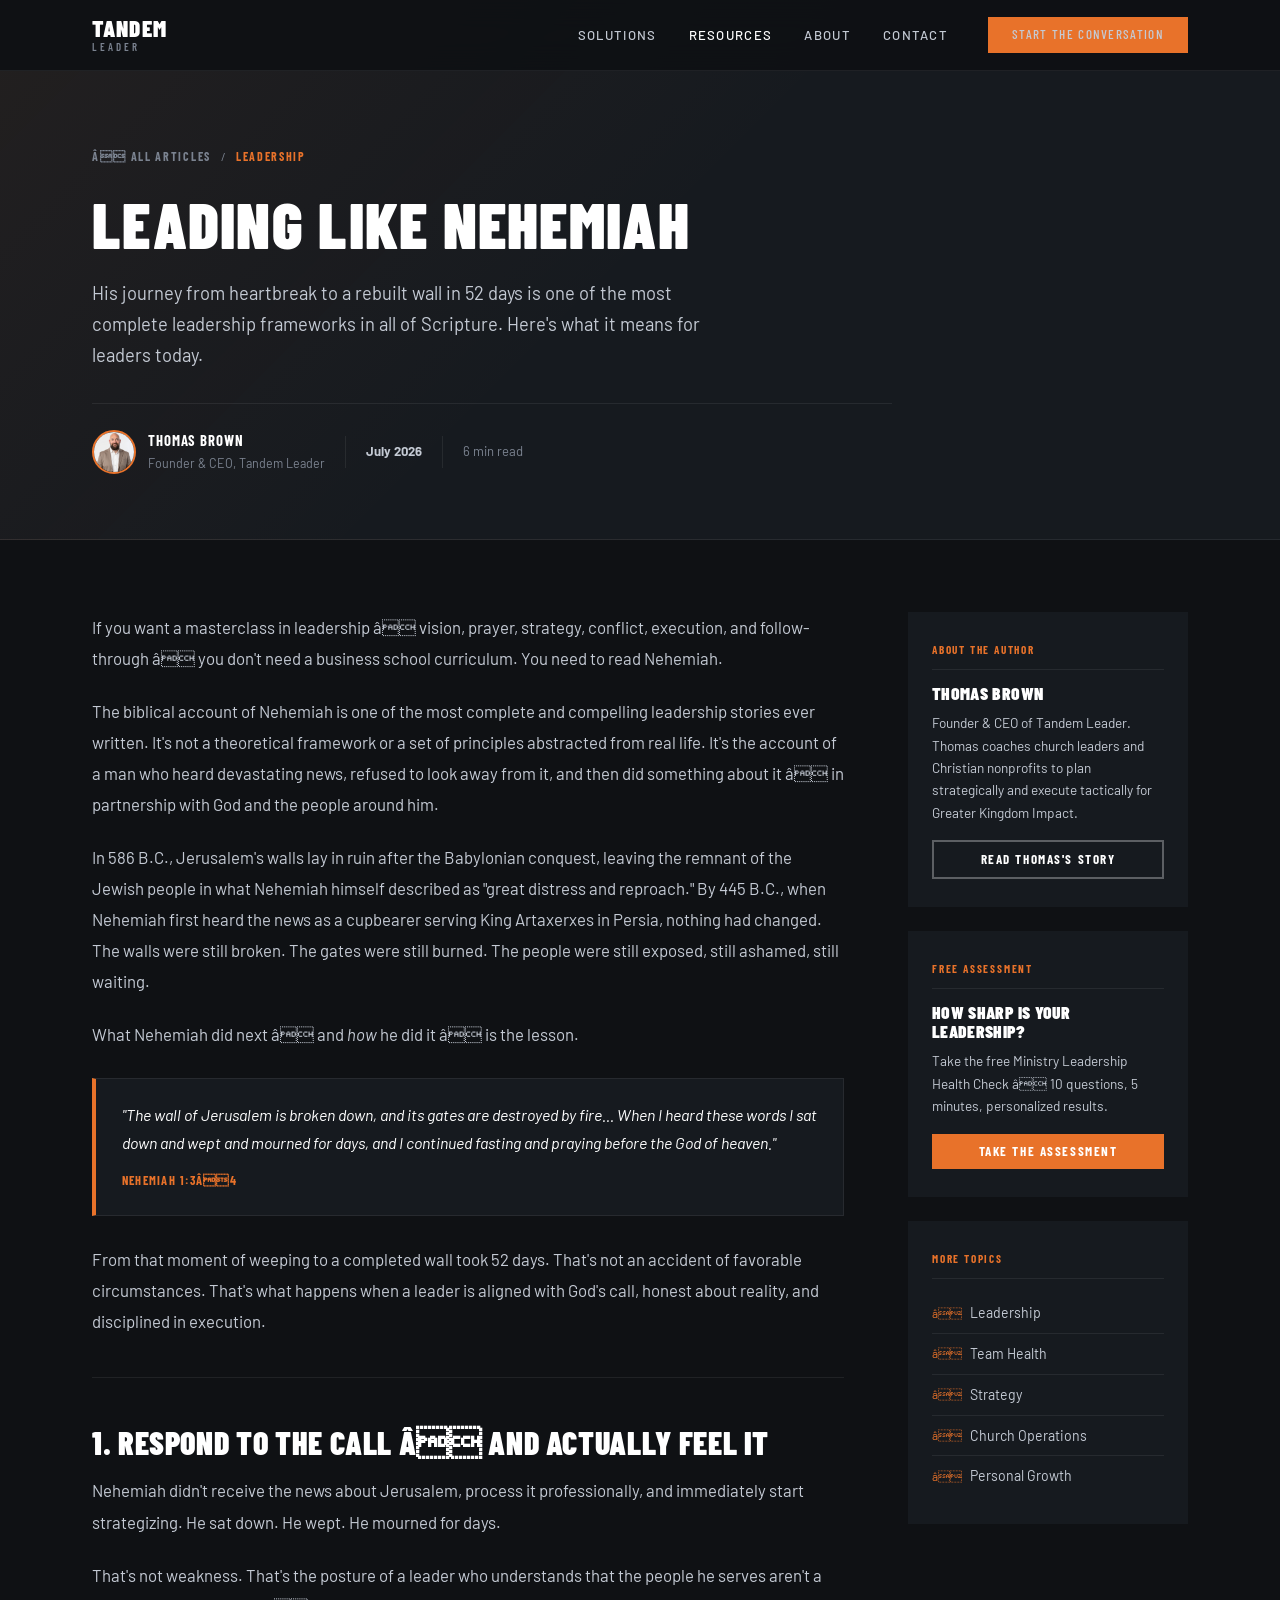
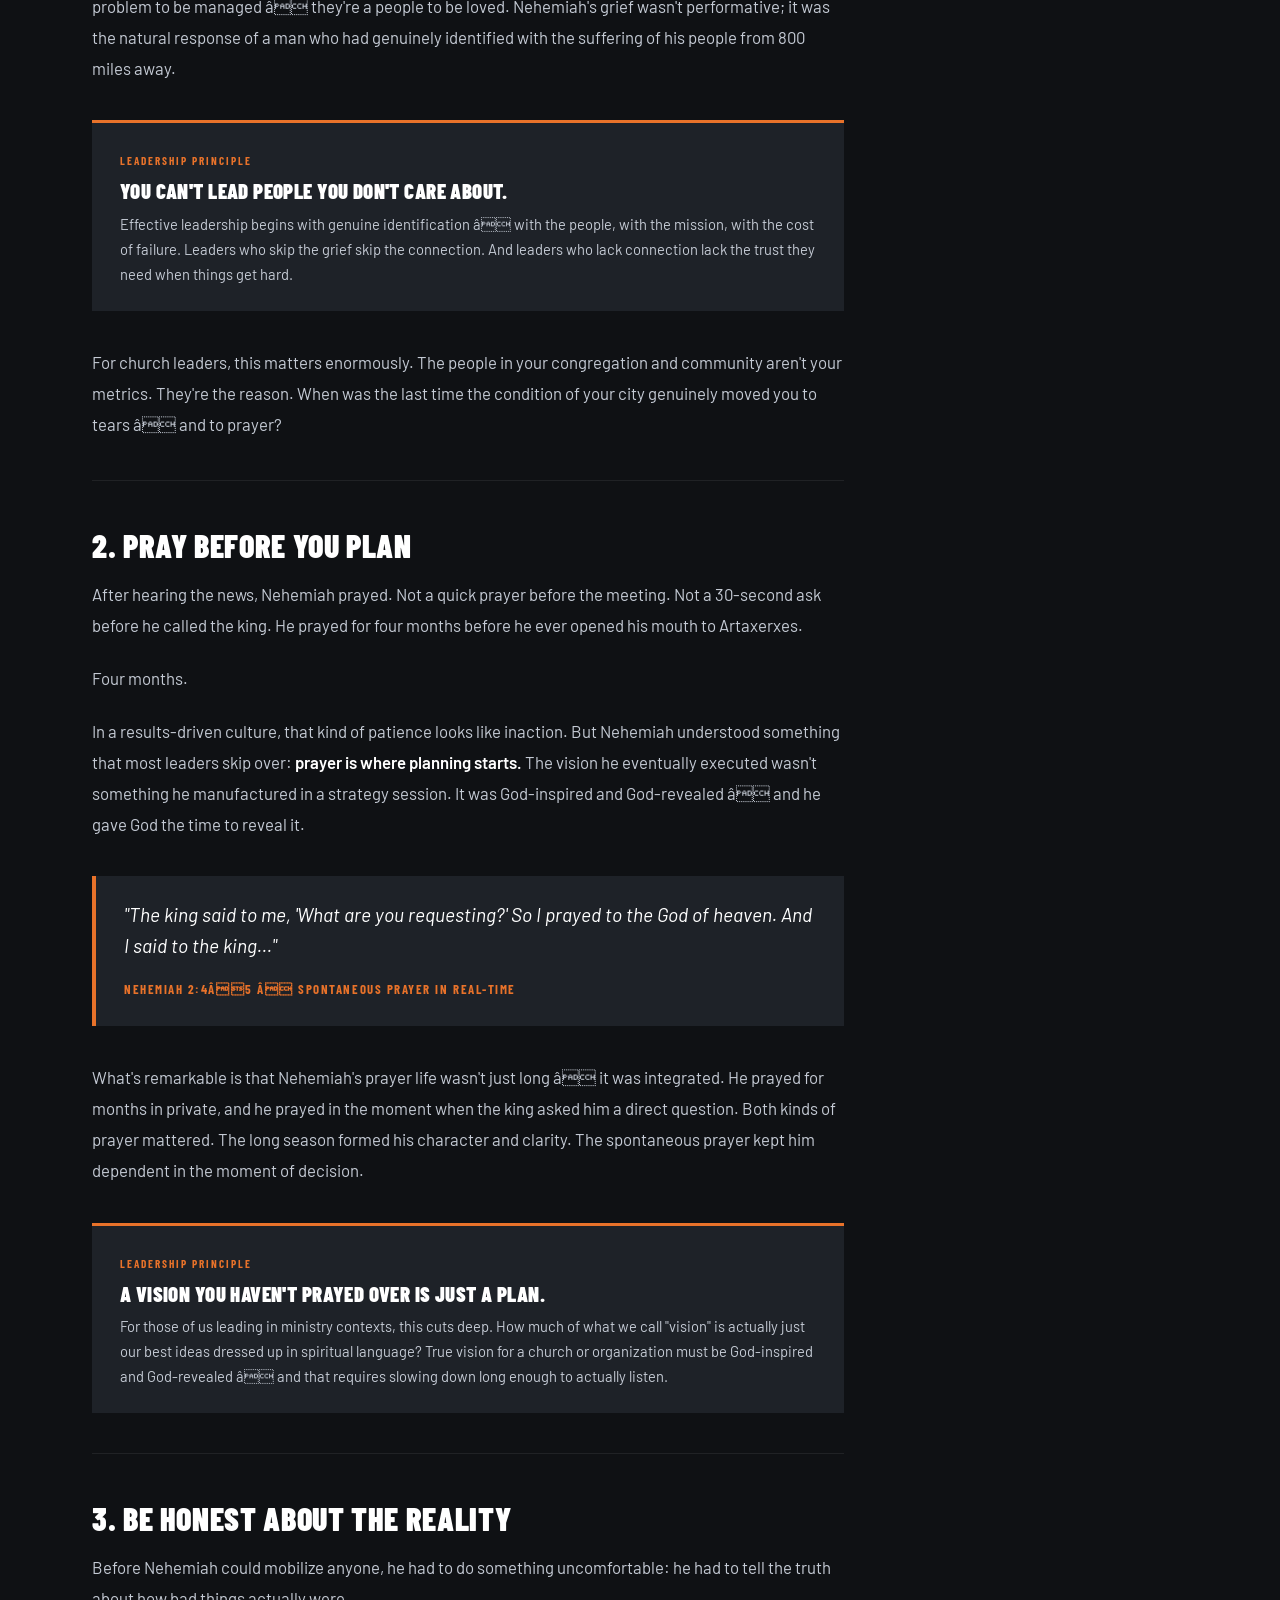
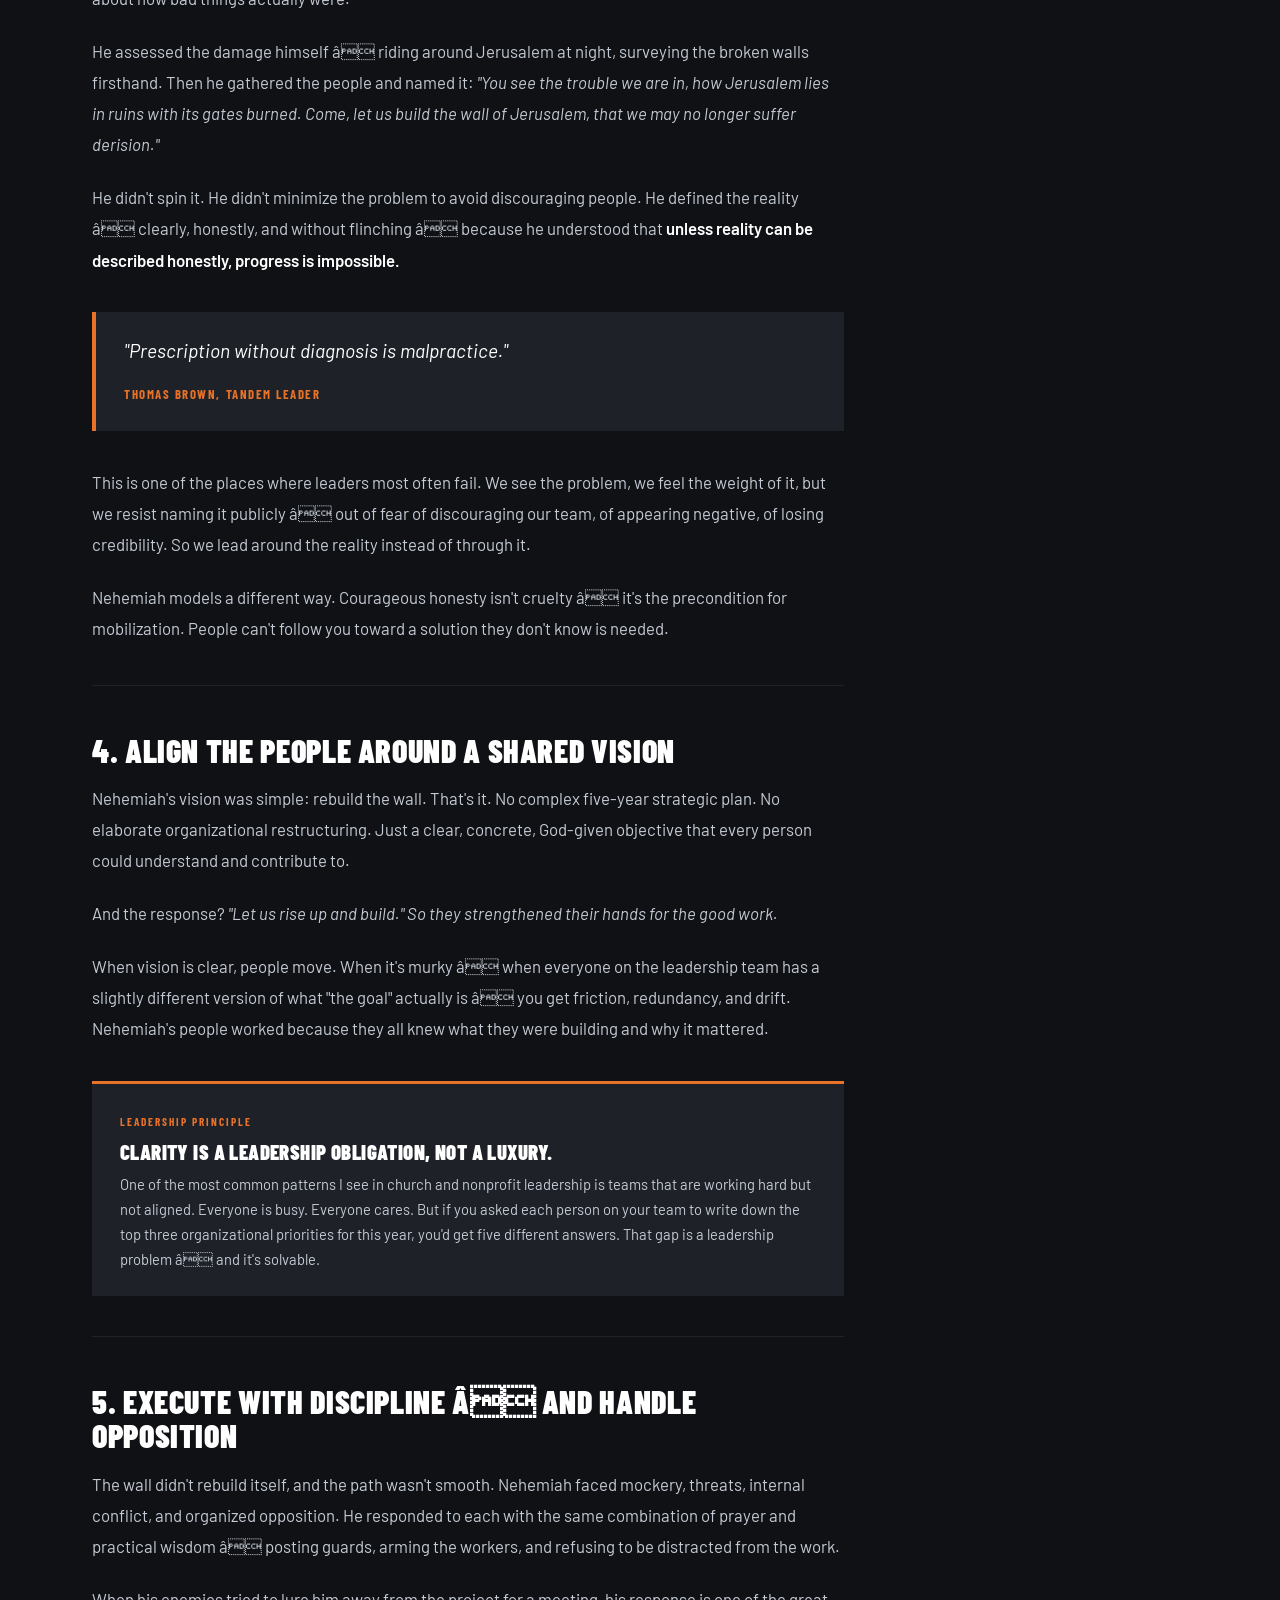
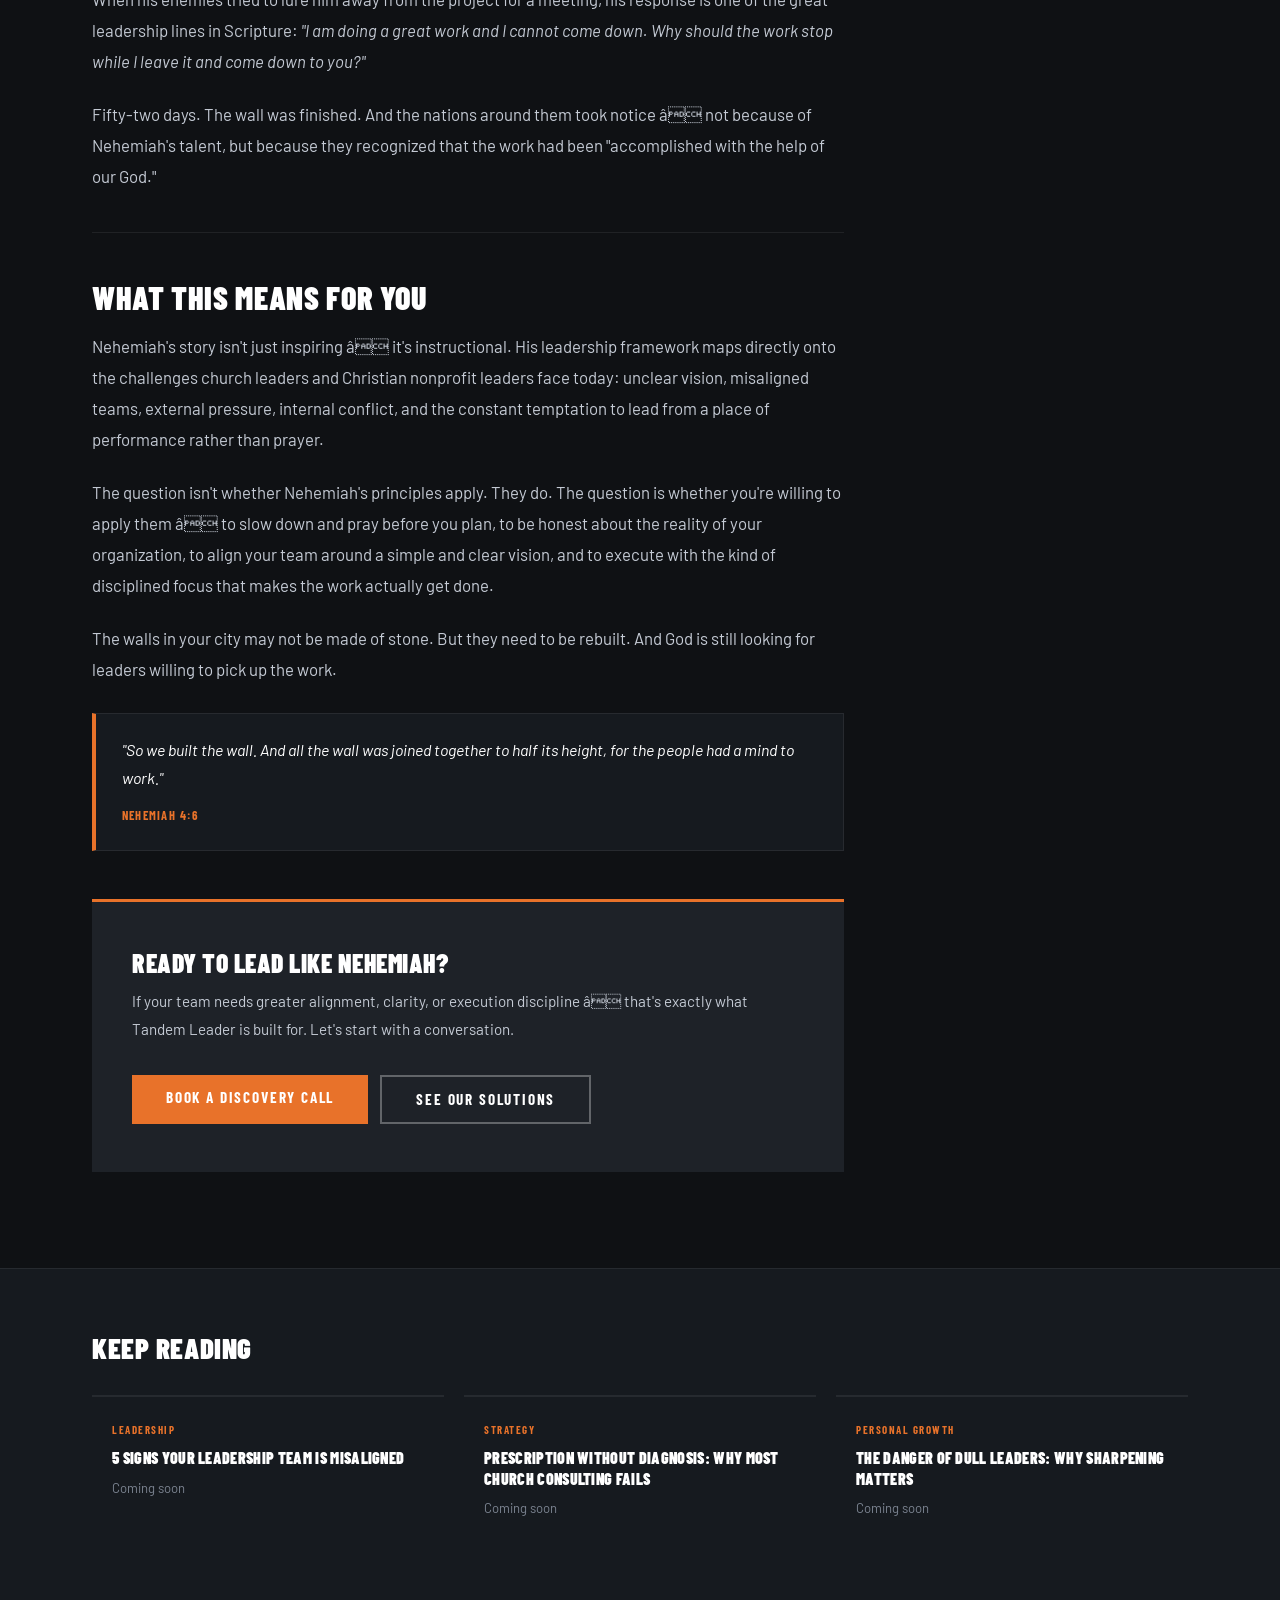
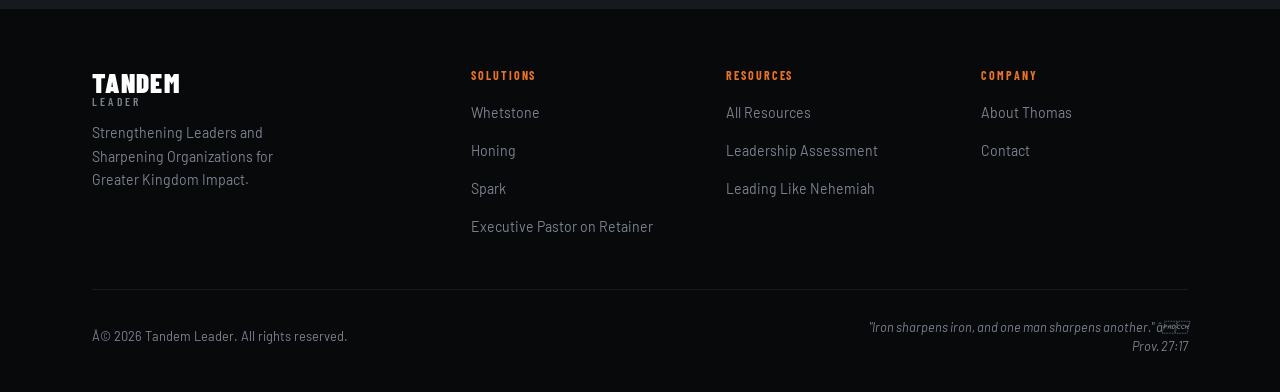
<file: tandem-leader-site/blog/leading-like-nehemiah.html>
<!DOCTYPE html>
<html lang="en">
<head>
  <meta charset="UTF-8" />
  <meta name="viewport" content="width=device-width, initial-scale=1.0" />
  <title>Leading Like Nehemiah â Tandem Leader</title>
  <meta name="description" content="Nehemiah's journey from heartbreak to a rebuilt wall in 52 days offers one of the most complete leadership frameworks in all of Scripture. Here's what it means for leaders today." />
  <link rel="stylesheet" href="../css/styles.css" />
  <style>
    /* ---- Post Layout ---- */
    .post-hero {
      padding: 140px 0 64px;
      background: linear-gradient(135deg, rgba(232,114,42,0.06) 0%, transparent 50%), var(--dark-2);
      border-bottom: 1px solid var(--border);
    }
    .post-hero__inner { max-width: 800px; }
    .post-hero__cat {
      display: inline-flex; align-items: center; gap: 10px;
      margin-bottom: 24px;
    }
    .post-hero__cat a {
      font-family: 'Barlow Condensed', sans-serif;
      font-weight: 700; font-size: 0.75rem;
      text-transform: uppercase; letter-spacing: 0.14em;
      color: var(--gray); transition: color 0.2s;
    }
    .post-hero__cat a:hover { color: var(--lgray); }
    .post-hero__cat-sep { color: var(--gray); font-size: 0.75rem; }
    .post-hero__cat-tag {
      font-family: 'Barlow Condensed', sans-serif;
      font-weight: 700; font-size: 0.75rem;
      text-transform: uppercase; letter-spacing: 0.14em;
      color: var(--orange);
    }
    .post-hero h1 {
      font-size: clamp(2.8rem, 5vw, 4.5rem);
      margin-bottom: 20px;
      line-height: 1.05;
    }
    .post-hero__deck {
      font-size: 1.15rem; color: var(--lgray);
      line-height: 1.7; max-width: 640px; margin-bottom: 32px;
    }
    .post-meta {
      display: flex; align-items: center; gap: 20px; flex-wrap: wrap;
      padding-top: 24px; border-top: 1px solid var(--border);
    }
    .post-meta__author {
      display: flex; align-items: center; gap: 12px;
    }
    .post-meta__avatar {
      width: 44px; height: 44px;
      border-radius: 50%;
      overflow: hidden;
      border: 2px solid var(--orange);
      flex-shrink: 0;
    }
    .post-meta__avatar img {
      width: 100%; height: 100%; object-fit: cover; object-position: center top;
    }
    .post-meta__name {
      font-family: 'Barlow Condensed', sans-serif;
      font-weight: 700; font-size: 0.92rem;
      text-transform: uppercase; letter-spacing: 0.06em;
    }
    .post-meta__role { font-size: 0.78rem; color: var(--gray); }
    .post-meta__divider { width: 1px; height: 32px; background: var(--border); }
    .post-meta__detail { font-size: 0.82rem; color: var(--gray); }
    .post-meta__detail strong { color: var(--lgray); }

    /* ---- Post Body ---- */
    .post-body {
      padding: 72px 0 96px;
    }
    .post-body__inner {
      display: grid;
      grid-template-columns: 1fr 280px;
      gap: 64px;
      align-items: start;
    }

    /* Article content */
    .post-content h2 {
      font-size: clamp(1.6rem, 2.5vw, 2.2rem);
      margin: 48px 0 16px;
      color: var(--white);
    }
    .post-content h2:first-child { margin-top: 0; }
    .post-content p {
      font-size: 1.05rem; color: var(--lgray);
      line-height: 1.85; margin-bottom: 22px;
    }
    .post-content p strong { color: var(--white); font-weight: 600; }

    /* Pull quote */
    .pull-quote {
      border-left: 4px solid var(--orange);
      padding: 24px 28px;
      margin: 36px 0;
      background: var(--dark-3);
    }
    .pull-quote p {
      font-size: 1.2rem !important;
      color: var(--white) !important;
      font-style: italic;
      line-height: 1.6 !important;
      margin: 0 0 12px !important;
    }
    .pull-quote cite {
      font-size: 0.8rem;
      color: var(--orange);
      font-family: 'Barlow Condensed', sans-serif;
      font-weight: 700; text-transform: uppercase;
      letter-spacing: 0.12em; font-style: normal;
    }

    /* Principle callout box */
    .principle {
      background: var(--dark-3);
      border-top: 3px solid var(--orange);
      padding: 28px 28px 24px;
      margin: 36px 0;
    }
    .principle__label {
      font-family: 'Barlow Condensed', sans-serif;
      font-weight: 700; font-size: 0.7rem;
      text-transform: uppercase; letter-spacing: 0.18em;
      color: var(--orange); margin-bottom: 10px;
    }
    .principle h3 {
      font-size: 1.3rem; margin-bottom: 10px; color: var(--white);
    }
    .principle p {
      font-size: 0.92rem !important;
      color: var(--lgray) !important;
      margin: 0 !important;
      line-height: 1.7 !important;
    }

    /* Scripture block */
    .scripture {
      background: var(--dark-2);
      border: 1px solid var(--border);
      border-left: 4px solid var(--orange);
      padding: 22px 26px;
      margin: 28px 0;
    }
    .scripture p {
      font-size: 1rem !important;
      color: var(--white) !important;
      font-style: italic;
      line-height: 1.7 !important;
      margin: 0 0 8px !important;
    }
    .scripture cite {
      font-size: 0.78rem; color: var(--orange);
      font-family: 'Barlow Condensed', sans-serif;
      font-weight: 700; text-transform: uppercase;
      letter-spacing: 0.1em; font-style: normal;
    }

    /* Post divider */
    .post-divider {
      border: none; border-top: 1px solid var(--border);
      margin: 40px 0;
    }

    /* ---- Sidebar ---- */
    .post-sidebar { position: sticky; top: 90px; }
    .sidebar-widget {
      background: var(--dark-2);
      padding: 28px 24px;
      margin-bottom: 24px;
    }
    .sidebar-widget__label {
      font-family: 'Barlow Condensed', sans-serif;
      font-weight: 700; font-size: 0.7rem;
      text-transform: uppercase; letter-spacing: 0.16em;
      color: var(--orange); margin-bottom: 14px;
      padding-bottom: 10px; border-bottom: 1px solid var(--border);
    }
    .sidebar-widget h3 { font-size: 1.1rem; margin-bottom: 10px; }
    .sidebar-widget p { font-size: 0.85rem; color: var(--lgray); line-height: 1.65; margin-bottom: 16px; }
    .sidebar-widget .btn { width: 100%; text-align: center; display: block; }

    .sidebar-topics { list-style: none; }
    .sidebar-topics li {
      padding: 8px 0; border-bottom: 1px solid var(--border);
      font-size: 0.88rem;
    }
    .sidebar-topics li:last-child { border-bottom: none; }
    .sidebar-topics li a {
      color: var(--lgray); transition: color 0.2s;
      display: flex; align-items: center; gap: 8px;
    }
    .sidebar-topics li a::before { content: 'â'; color: var(--orange); font-size: 0.75rem; }
    .sidebar-topics li a:hover { color: var(--white); }

    /* ---- Post Footer CTA ---- */
    .post-cta {
      background: var(--dark-3);
      border-top: 3px solid var(--orange);
      padding: 48px 40px;
      margin-top: 48px;
      display: flex; gap: 32px; align-items: center;
      flex-wrap: wrap;
    }
    .post-cta__text { flex: 1; min-width: 240px; }
    .post-cta__text h3 { font-size: 1.6rem; margin-bottom: 10px; }
    .post-cta__text p { font-size: 0.95rem; color: var(--lgray); margin: 0; }
    .post-cta__actions { display: flex; gap: 12px; flex-wrap: wrap; flex-shrink: 0; }

    /* ---- More Posts ---- */
    .more-posts { padding: 64px 0; border-top: 1px solid var(--border); }
    .more-posts h2 { font-size: 1.8rem; margin-bottom: 32px; }
    .more-posts__grid { display: grid; grid-template-columns: repeat(3, 1fr); gap: 20px; }
    .mini-card {
      background: var(--dark-2);
      padding: 24px 20px;
      border-top: 2px solid var(--border);
      transition: border-color 0.2s;
    }
    .mini-card:hover { border-color: var(--orange); }
    .mini-card__cat { font-family: 'Barlow Condensed', sans-serif; font-weight: 700; font-size: 0.68rem; text-transform: uppercase; letter-spacing: 0.14em; color: var(--orange); margin-bottom: 8px; }
    .mini-card h3 { font-size: 1rem; margin-bottom: 8px; line-height: 1.3; }
    .mini-card p { font-size: 0.82rem; color: var(--gray); }

    @media (max-width: 900px) {
      .post-body__inner { grid-template-columns: 1fr; }
      .post-sidebar { position: static; }
      .more-posts__grid { grid-template-columns: 1fr; }
      .post-cta { flex-direction: column; padding: 32px 24px; }
    }
  </style>
</head>
<body>

  <!-- NAV -->
  <nav class="nav">
    <div class="container">
      <div class="nav__inner">
        <a href="../index.html" class="nav__logo">Tandem<span>Leader</span></a>
        <div class="nav__links">
          <a href="../solutions.html">Solutions</a>
          <a href="../resources.html" class="active">Resources</a>
          <a href="../about.html">About</a>
          <a href="../contact.html">Contact</a>
          <a href="../contact.html" class="btn btn--primary btn--sm nav__cta">Start the Conversation</a>
        </div>
      </div>
    </div>
  </nav>

  <!-- POST HERO -->
  <section class="post-hero">
    <div class="container">
      <div class="post-hero__inner">
        <div class="post-hero__cat">
          <a href="../resources.html">â All Articles</a>
          <span class="post-hero__cat-sep">/</span>
          <span class="post-hero__cat-tag">Leadership</span>
        </div>
        <h1>Leading Like Nehemiah</h1>
        <p class="post-hero__deck">His journey from heartbreak to a rebuilt wall in 52 days is one of the most complete leadership frameworks in all of Scripture. Here's what it means for leaders today.</p>
        <div class="post-meta">
          <div class="post-meta__author">
            <div class="post-meta__avatar">
              <img src="../images/Thomas Brown-0094.jpeg" alt="Thomas Brown" />
            </div>
            <div>
              <div class="post-meta__name">Thomas Brown</div>
              <div class="post-meta__role">Founder & CEO, Tandem Leader</div>
            </div>
          </div>
          <div class="post-meta__divider"></div>
          <div class="post-meta__detail"><strong>July 2026</strong></div>
          <div class="post-meta__divider"></div>
          <div class="post-meta__detail">6 min read</div>
        </div>
      </div>
    </div>
  </section>

  <!-- POST BODY -->
  <section class="post-body">
    <div class="container">
      <div class="post-body__inner">

        <!-- ARTICLE CONTENT -->
        <article class="post-content">

          <p>If you want a masterclass in leadership â vision, prayer, strategy, conflict, execution, and follow-through â you don't need a business school curriculum. You need to read Nehemiah.</p>

          <p>The biblical account of Nehemiah is one of the most complete and compelling leadership stories ever written. It's not a theoretical framework or a set of principles abstracted from real life. It's the account of a man who heard devastating news, refused to look away from it, and then did something about it â in partnership with God and the people around him.</p>

          <p>In 586 B.C., Jerusalem's walls lay in ruin after the Babylonian conquest, leaving the remnant of the Jewish people in what Nehemiah himself described as "great distress and reproach." By 445 B.C., when Nehemiah first heard the news as a cupbearer serving King Artaxerxes in Persia, nothing had changed. The walls were still broken. The gates were still burned. The people were still exposed, still ashamed, still waiting.</p>

          <p>What Nehemiah did next â and <em>how</em> he did it â is the lesson.</p>

          <div class="scripture">
            <p>"The wall of Jerusalem is broken down, and its gates are destroyed by fire... When I heard these words I sat down and wept and mourned for days, and I continued fasting and praying before the God of heaven."</p>
            <cite>Nehemiah 1:3â4</cite>
          </div>

          <p>From that moment of weeping to a completed wall took 52 days. That's not an accident of favorable circumstances. That's what happens when a leader is aligned with God's call, honest about reality, and disciplined in execution.</p>

          <hr class="post-divider" />

          <h2>1. Respond to the Call â and Actually Feel It</h2>

          <p>Nehemiah didn't receive the news about Jerusalem, process it professionally, and immediately start strategizing. He sat down. He wept. He mourned for days.</p>

          <p>That's not weakness. That's the posture of a leader who understands that the people he serves aren't a problem to be managed â they're a people to be loved. Nehemiah's grief wasn't performative; it was the natural response of a man who had genuinely identified with the suffering of his people from 800 miles away.</p>

          <div class="principle">
            <div class="principle__label">Leadership Principle</div>
            <h3>You can't lead people you don't care about.</h3>
            <p>Effective leadership begins with genuine identification â with the people, with the mission, with the cost of failure. Leaders who skip the grief skip the connection. And leaders who lack connection lack the trust they need when things get hard.</p>
          </div>

          <p>For church leaders, this matters enormously. The people in your congregation and community aren't your metrics. They're the reason. When was the last time the condition of your city genuinely moved you to tears â and to prayer?</p>

          <hr class="post-divider" />

          <h2>2. Pray Before You Plan</h2>

          <p>After hearing the news, Nehemiah prayed. Not a quick prayer before the meeting. Not a 30-second ask before he called the king. He prayed for four months before he ever opened his mouth to Artaxerxes.</p>

          <p>Four months.</p>

          <p>In a results-driven culture, that kind of patience looks like inaction. But Nehemiah understood something that most leaders skip over: <strong>prayer is where planning starts.</strong> The vision he eventually executed wasn't something he manufactured in a strategy session. It was God-inspired and God-revealed â and he gave God the time to reveal it.</p>

          <div class="pull-quote">
            <p>"The king said to me, 'What are you requesting?' So I prayed to the God of heaven. And I said to the king..."</p>
            <cite>Nehemiah 2:4â5 â Spontaneous prayer in real-time</cite>
          </div>

          <p>What's remarkable is that Nehemiah's prayer life wasn't just long â it was integrated. He prayed for months in private, and he prayed in the moment when the king asked him a direct question. Both kinds of prayer mattered. The long season formed his character and clarity. The spontaneous prayer kept him dependent in the moment of decision.</p>

          <div class="principle">
            <div class="principle__label">Leadership Principle</div>
            <h3>A vision you haven't prayed over is just a plan.</h3>
            <p>For those of us leading in ministry contexts, this cuts deep. How much of what we call "vision" is actually just our best ideas dressed up in spiritual language? True vision for a church or organization must be God-inspired and God-revealed â and that requires slowing down long enough to actually listen.</p>
          </div>

          <hr class="post-divider" />

          <h2>3. Be Honest About the Reality</h2>

          <p>Before Nehemiah could mobilize anyone, he had to do something uncomfortable: he had to tell the truth about how bad things actually were.</p>

          <p>He assessed the damage himself â riding around Jerusalem at night, surveying the broken walls firsthand. Then he gathered the people and named it: <em>"You see the trouble we are in, how Jerusalem lies in ruins with its gates burned. Come, let us build the wall of Jerusalem, that we may no longer suffer derision."</em></p>

          <p>He didn't spin it. He didn't minimize the problem to avoid discouraging people. He defined the reality â clearly, honestly, and without flinching â because he understood that <strong>unless reality can be described honestly, progress is impossible.</strong></p>

          <div class="pull-quote">
            <p>"Prescription without diagnosis is malpractice."</p>
            <cite>Thomas Brown, Tandem Leader</cite>
          </div>

          <p>This is one of the places where leaders most often fail. We see the problem, we feel the weight of it, but we resist naming it publicly â out of fear of discouraging our team, of appearing negative, of losing credibility. So we lead around the reality instead of through it.</p>

          <p>Nehemiah models a different way. Courageous honesty isn't cruelty â it's the precondition for mobilization. People can't follow you toward a solution they don't know is needed.</p>

          <hr class="post-divider" />

          <h2>4. Align the People Around a Shared Vision</h2>

          <p>Nehemiah's vision was simple: rebuild the wall. That's it. No complex five-year strategic plan. No elaborate organizational restructuring. Just a clear, concrete, God-given objective that every person could understand and contribute to.</p>

          <p>And the response? <em>"Let us rise up and build." So they strengthened their hands for the good work.</em></p>

          <p>When vision is clear, people move. When it's murky â when everyone on the leadership team has a slightly different version of what "the goal" actually is â you get friction, redundancy, and drift. Nehemiah's people worked because they all knew what they were building and why it mattered.</p>

          <div class="principle">
            <div class="principle__label">Leadership Principle</div>
            <h3>Clarity is a leadership obligation, not a luxury.</h3>
            <p>One of the most common patterns I see in church and nonprofit leadership is teams that are working hard but not aligned. Everyone is busy. Everyone cares. But if you asked each person on your team to write down the top three organizational priorities for this year, you'd get five different answers. That gap is a leadership problem â and it's solvable.</p>
          </div>

          <hr class="post-divider" />

          <h2>5. Execute with Discipline â and Handle Opposition</h2>

          <p>The wall didn't rebuild itself, and the path wasn't smooth. Nehemiah faced mockery, threats, internal conflict, and organized opposition. He responded to each with the same combination of prayer and practical wisdom â posting guards, arming the workers, and refusing to be distracted from the work.</p>

          <p>When his enemies tried to lure him away from the project for a meeting, his response is one of the great leadership lines in Scripture: <em>"I am doing a great work and I cannot come down. Why should the work stop while I leave it and come down to you?"</em></p>

          <p>Fifty-two days. The wall was finished. And the nations around them took notice â not because of Nehemiah's talent, but because they recognized that the work had been "accomplished with the help of our God."</p>

          <hr class="post-divider" />

          <h2>What This Means for You</h2>

          <p>Nehemiah's story isn't just inspiring â it's instructional. His leadership framework maps directly onto the challenges church leaders and Christian nonprofit leaders face today: unclear vision, misaligned teams, external pressure, internal conflict, and the constant temptation to lead from a place of performance rather than prayer.</p>

          <p>The question isn't whether Nehemiah's principles apply. They do. The question is whether you're willing to apply them â to slow down and pray before you plan, to be honest about the reality of your organization, to align your team around a simple and clear vision, and to execute with the kind of disciplined focus that makes the work actually get done.</p>

          <p>The walls in your city may not be made of stone. But they need to be rebuilt. And God is still looking for leaders willing to pick up the work.</p>

          <div class="scripture">
            <p>"So we built the wall. And all the wall was joined together to half its height, for the people had a mind to work."</p>
            <cite>Nehemiah 4:6</cite>
          </div>

          <!-- POST CTA -->
          <div class="post-cta">
            <div class="post-cta__text">
              <h3>Ready to Lead Like Nehemiah?</h3>
              <p>If your team needs greater alignment, clarity, or execution discipline â that's exactly what Tandem Leader is built for. Let's start with a conversation.</p>
            </div>
            <div class="post-cta__actions">
              <a href="../contact.html" class="btn btn--primary">Book a Discovery Call</a>
              <a href="../solutions.html" class="btn btn--outline">See Our Solutions</a>
            </div>
          </div>

        </article>

        <!-- SIDEBAR -->
        <aside class="post-sidebar">

          <div class="sidebar-widget">
            <div class="sidebar-widget__label">About the Author</div>
            <h3>Thomas Brown</h3>
            <p>Founder & CEO of Tandem Leader. Thomas coaches church leaders and Christian nonprofits to plan strategically and execute tactically for Greater Kingdom Impact.</p>
            <a href="../about.html" class="btn btn--outline btn--sm">Read Thomas's Story</a>
          </div>

          <div class="sidebar-widget">
            <div class="sidebar-widget__label">Free Assessment</div>
            <h3>How Sharp Is Your Leadership?</h3>
            <p>Take the free Ministry Leadership Health Check â 10 questions, 5 minutes, personalized results.</p>
            <a href="../assessment.html" class="btn btn--primary btn--sm">Take the Assessment</a>
          </div>

          <div class="sidebar-widget">
            <div class="sidebar-widget__label">More Topics</div>
            <ul class="sidebar-topics">
              <li><a href="../resources.html">Leadership</a></li>
              <li><a href="../resources.html">Team Health</a></li>
              <li><a href="../resources.html">Strategy</a></li>
              <li><a href="../resources.html">Church Operations</a></li>
              <li><a href="../resources.html">Personal Growth</a></li>
            </ul>
          </div>

        </aside>
      </div>
    </div>
  </section>

  <!-- MORE POSTS -->
  <section class="more-posts section--dark-2" style="padding:64px 0;">
    <div class="container">
      <h2 class="display">Keep Reading</h2>
      <div class="more-posts__grid">
        <div class="mini-card">
          <div class="mini-card__cat">Leadership</div>
          <h3>5 Signs Your Leadership Team Is Misaligned</h3>
          <p>Coming soon</p>
        </div>
        <div class="mini-card">
          <div class="mini-card__cat">Strategy</div>
          <h3>Prescription Without Diagnosis: Why Most Church Consulting Fails</h3>
          <p>Coming soon</p>
        </div>
        <div class="mini-card">
          <div class="mini-card__cat">Personal Growth</div>
          <h3>The Danger of Dull Leaders: Why Sharpening Matters</h3>
          <p>Coming soon</p>
        </div>
      </div>
    </div>
  </section>

  <!-- FOOTER -->
  <footer class="footer">
    <div class="container">
      <div class="footer__top">
        <div>
          <div class="footer__logo">Tandem<span>Leader</span></div>
          <p class="footer__tagline">Strengthening Leaders and Sharpening Organizations for Greater Kingdom Impact.</p>
        </div>
        <div class="footer__col">
          <h4>Solutions</h4>
          <ul>
            <li><a href="../solutions.html#whetstone">Whetstone</a></li>
            <li><a href="../solutions.html#honing">Honing</a></li>
            <li><a href="../solutions.html#spark">Spark</a></li>
            <li><a href="../solutions.html#xp-retainer">Executive Pastor on Retainer</a></li>
          </ul>
        </div>
        <div class="footer__col">
          <h4>Resources</h4>
          <ul>
            <li><a href="../resources.html">All Resources</a></li>
            <li><a href="../assessment.html">Leadership Assessment</a></li>
            <li><a href="leading-like-nehemiah.html">Leading Like Nehemiah</a></li>
          </ul>
        </div>
        <div class="footer__col">
          <h4>Company</h4>
          <ul>
            <li><a href="../about.html">About Thomas</a></li>
            <li><a href="../contact.html">Contact</a></li>
          </ul>
        </div>
      </div>
      <div class="footer__bottom">
        <span>Â© 2026 Tandem Leader. All rights reserved.</span>
        <p class="footer__scripture">"Iron sharpens iron, and one man sharpens another." â Prov. 27:17</p>
      </div>
    </div>
  </footer>

</body>
</html>
</file>
<file: tandem-leader-site/css/styles.css>
/* ============================================
   TANDEM LEADER — SHARED STYLESHEET
   tandemleader.com
   ============================================ */

@import url('https://fonts.googleapis.com/css2?family=Barlow+Condensed:wght@400;600;700;900&family=Barlow:wght@300;400;500;600&display=swap');

/* ---- Variables ---- */
:root {
  --dark:    #0F1114;
  --dark-2:  #161A1F;
  --dark-3:  #1E2228;
  --dark-4:  #252B33;
  --orange:  #E8722A;
  --orange-d:#b55820;
  --white:   #FFFFFF;
  --gray:    #7B8390;
  --lgray:   #C4CAD4;
  --border:  rgba(255,255,255,0.07);
}

/* ---- Reset ---- */
*, *::before, *::after { margin: 0; padding: 0; box-sizing: border-box; }
html { scroll-behavior: smooth; }
body {
  background: var(--dark);
  color: var(--white);
  font-family: 'Barlow', sans-serif;
  font-size: 17px;
  line-height: 1.7;
  -webkit-font-smoothing: antialiased;
}
img { max-width: 100%; display: block; }
a { color: inherit; text-decoration: none; }

/* ---- Typography ---- */
h1, h2, h3, h4, h5 {
  font-family: 'Barlow Condensed', sans-serif;
  font-weight: 900;
  text-transform: uppercase;
  letter-spacing: 0.02em;
  line-height: 1.05;
  color: var(--white);
}
.label {
  font-family: 'Barlow Condensed', sans-serif;
  font-weight: 600;
  text-transform: uppercase;
  letter-spacing: 0.15em;
  font-size: 0.78rem;
  color: var(--orange);
}
.body-text { color: var(--lgray); line-height: 1.75; }

/* ---- Layout ---- */
.container { max-width: 1160px; margin: 0 auto; padding: 0 32px; }
.section { padding: 96px 0; }
.section--sm { padding: 64px 0; }
.section--dark-2 { background: var(--dark-2); }
.section--dark-3 { background: var(--dark-3); }
.grid-2 { display: grid; grid-template-columns: 1fr 1fr; gap: 64px; align-items: center; }

/* ---- Divider ---- */
.orange-rule { width: 48px; height: 3px; background: var(--orange); margin-bottom: 24px; }
.orange-rule--center { margin-left: auto; margin-right: auto; }

/* ---- Buttons ---- */
.btn {
  display: inline-block;
  padding: 15px 34px;
  font-family: 'Barlow Condensed', sans-serif;
  font-weight: 700;
  font-size: 0.95rem;
  text-transform: uppercase;
  letter-spacing: 0.12em;
  border: none;
  cursor: pointer;
  transition: background 0.2s, transform 0.15s, border-color 0.2s;
  line-height: 1;
}
.btn:hover { transform: translateY(-2px); }
.btn--primary { background: var(--orange); color: var(--white); }
.btn--primary:hover { background: var(--orange-d); }
.btn--outline { background: transparent; color: var(--white); border: 2px solid rgba(255,255,255,0.3); }
.btn--outline:hover { border-color: var(--white); }
.btn--sm { padding: 11px 24px; font-size: 0.82rem; }

/* ---- Navigation ---- */
.nav {
  position: fixed;
  top: 0; left: 0; right: 0;
  z-index: 100;
  background: rgba(15,17,20,0.93);
  backdrop-filter: blur(14px);
  border-bottom: 1px solid var(--border);
}
.nav__inner {
  display: flex;
  align-items: center;
  justify-content: space-between;
  height: 70px;
}
.nav__logo {
  font-family: 'Barlow Condensed', sans-serif;
  font-weight: 900;
  font-size: 1.45rem;
  text-transform: uppercase;
  letter-spacing: 0.05em;
  line-height: 1;
  color: var(--white);
}
.nav__logo span {
  display: block;
  font-size: 0.68rem;
  font-weight: 600;
  letter-spacing: 0.28em;
  color: var(--gray);
  margin-top: 1px;
}
.nav__links {
  display: flex;
  align-items: center;
  gap: 32px;
}
.nav__links a {
  font-size: 0.82rem;
  font-weight: 500;
  text-transform: uppercase;
  letter-spacing: 0.1em;
  color: var(--lgray);
  transition: color 0.2s;
}
.nav__links a:hover,
.nav__links a.active { color: var(--white); }
.nav__cta { margin-left: 8px !important; }

/* Mobile nav toggle */
.nav__toggle {
  display: none;
  flex-direction: column;
  gap: 5px;
  cursor: pointer;
  padding: 4px;
}
.nav__toggle span {
  display: block;
  width: 24px; height: 2px;
  background: var(--white);
  transition: all 0.3s;
}

/* ---- Footer ---- */
.footer {
  background: #08090B;
  border-top: 1px solid var(--border);
  padding: 60px 0 36px;
}
.footer__top {
  display: grid;
  grid-template-columns: 1.6fr 1fr 1fr 1fr;
  gap: 48px;
  padding-bottom: 40px;
  border-bottom: 1px solid var(--border);
  margin-bottom: 28px;
}
.footer__logo {
  font-family: 'Barlow Condensed', sans-serif;
  font-weight: 900;
  font-size: 1.7rem;
  text-transform: uppercase;
  letter-spacing: 0.05em;
  line-height: 1;
  margin-bottom: 14px;
}
.footer__logo span {
  display: block;
  font-size: 0.72rem;
  font-weight: 600;
  letter-spacing: 0.28em;
  color: var(--gray);
}
.footer__tagline { font-size: 0.88rem; color: var(--gray); line-height: 1.65; max-width: 220px; }
.footer__col h4 {
  font-family: 'Barlow Condensed', sans-serif;
  font-size: 0.75rem;
  font-weight: 700;
  text-transform: uppercase;
  letter-spacing: 0.16em;
  color: var(--orange);
  margin-bottom: 16px;
}
.footer__col ul { list-style: none; }
.footer__col ul li { margin-bottom: 9px; }
.footer__col ul li a { font-size: 0.88rem; color: var(--gray); transition: color 0.2s; }
.footer__col ul li a:hover { color: var(--white); }
.footer__bottom {
  display: flex;
  justify-content: space-between;
  align-items: center;
  font-size: 0.8rem;
  color: var(--gray);
}
.footer__scripture { font-style: italic; text-align: right; line-height: 1.5; max-width: 340px; }

/* ---- Page Hero (inner pages) ---- */
.page-hero {
  padding: 160px 0 80px;
  background: linear-gradient(to bottom, var(--dark-2) 0%, var(--dark) 100%);
  border-bottom: 1px solid var(--border);
  text-align: center;
}
.page-hero h1 { font-size: clamp(3rem, 6vw, 5.5rem); margin-bottom: 20px; }
.page-hero p { font-size: 1.1rem; color: var(--lgray); max-width: 580px; margin: 0 auto; }

/* ---- CTA Banner ---- */
.cta-banner {
  background: var(--dark-3);
  padding: 96px 0;
  text-align: center;
  position: relative;
  overflow: hidden;
}
.cta-banner::before {
  content: '';
  position: absolute; inset: 0;
  background: linear-gradient(135deg, rgba(232,114,42,0.06) 0%, transparent 55%);
}
.cta-banner__inner { position: relative; z-index: 1; }
.cta-banner h2 { font-size: clamp(2.8rem, 5vw, 4.5rem); margin-bottom: 18px; }
.cta-banner p { color: var(--lgray); font-size: 1.05rem; max-width: 500px; margin: 0 auto 44px; }
.cta-banner__btns { display: flex; gap: 16px; justify-content: center; flex-wrap: wrap; }

/* ---- Responsive ---- */
@media (max-width: 900px) {
  .grid-2 { grid-template-columns: 1fr; gap: 40px; }
  .nav__links { display: none; }
  .nav__toggle { display: flex; }
  .footer__top { grid-template-columns: 1fr 1fr; gap: 32px; }
}
@media (max-width: 560px) {
  .container { padding: 0 20px; }
  .section { padding: 64px 0; }
  .footer__top { grid-template-columns: 1fr; }
  .footer__bottom { flex-direction: column; gap: 12px; text-align: center; }
  .footer__scripture { text-align: center; }
}
</file>
